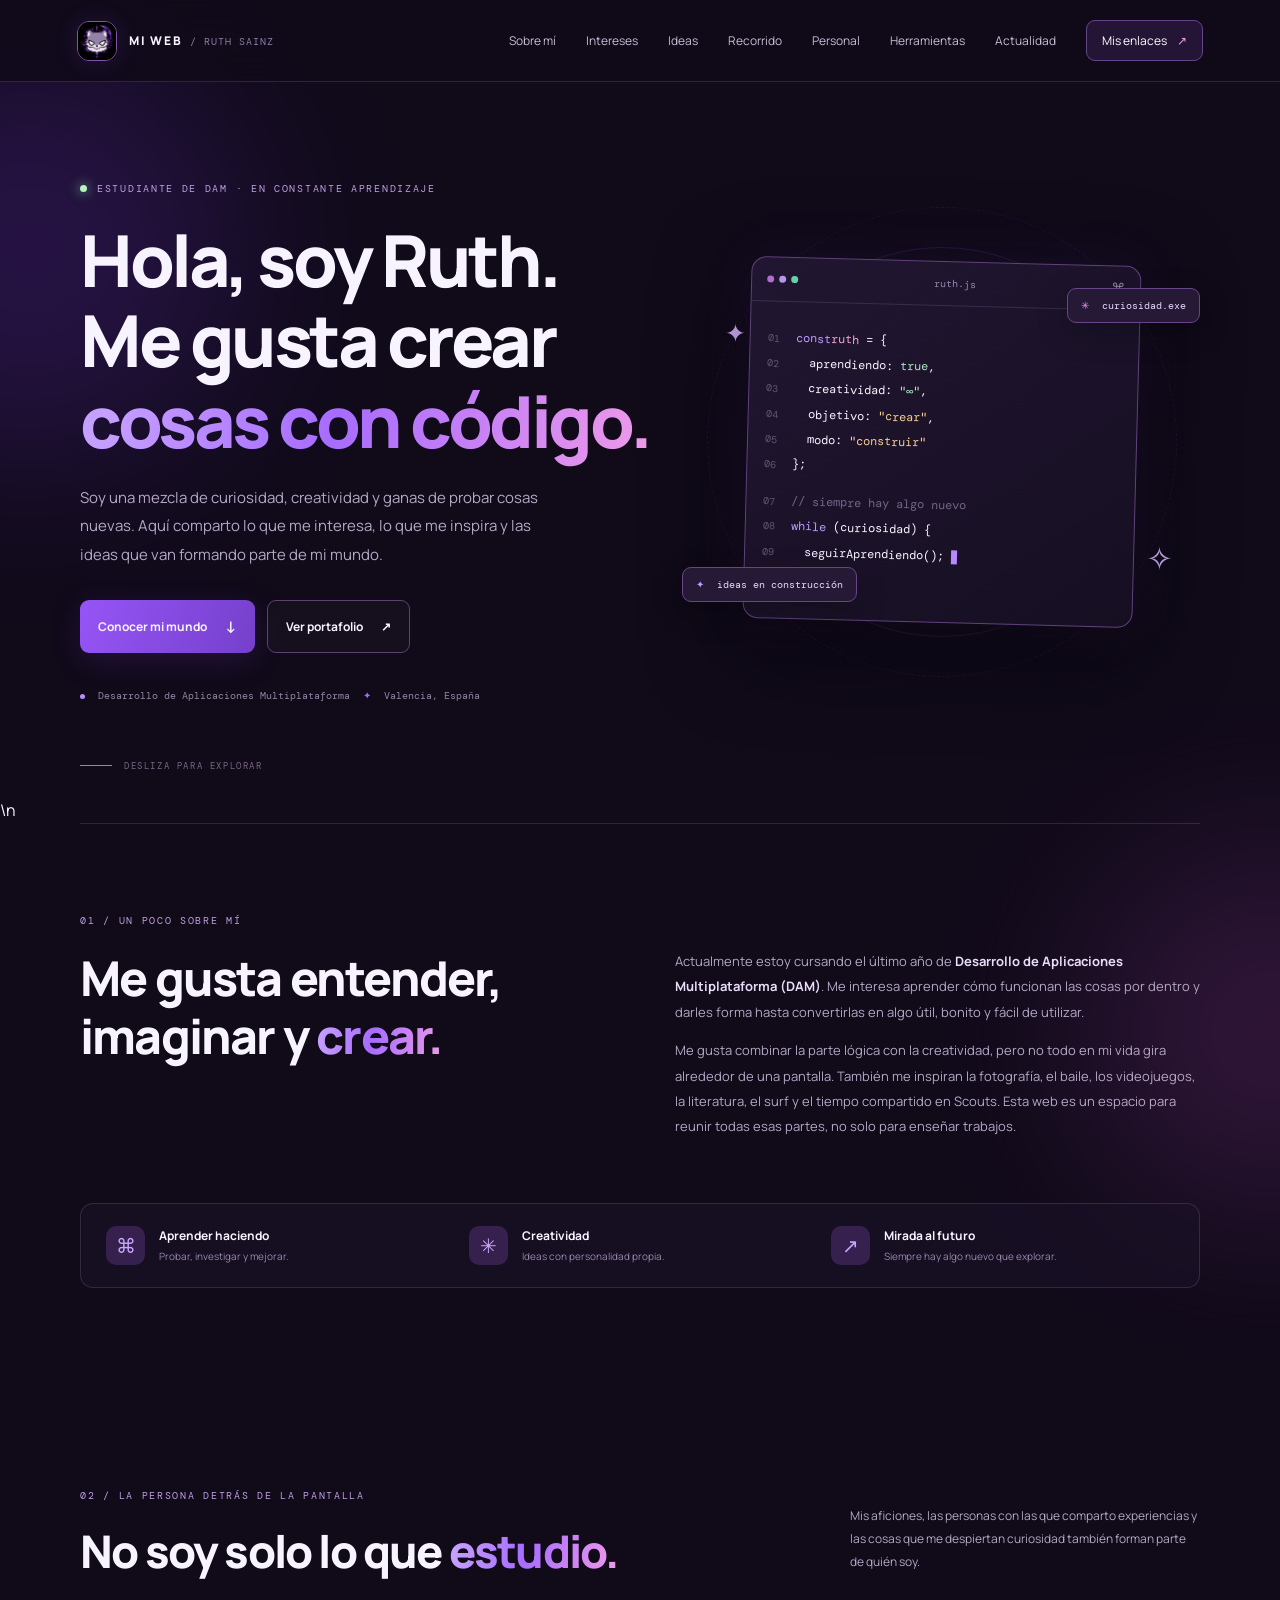
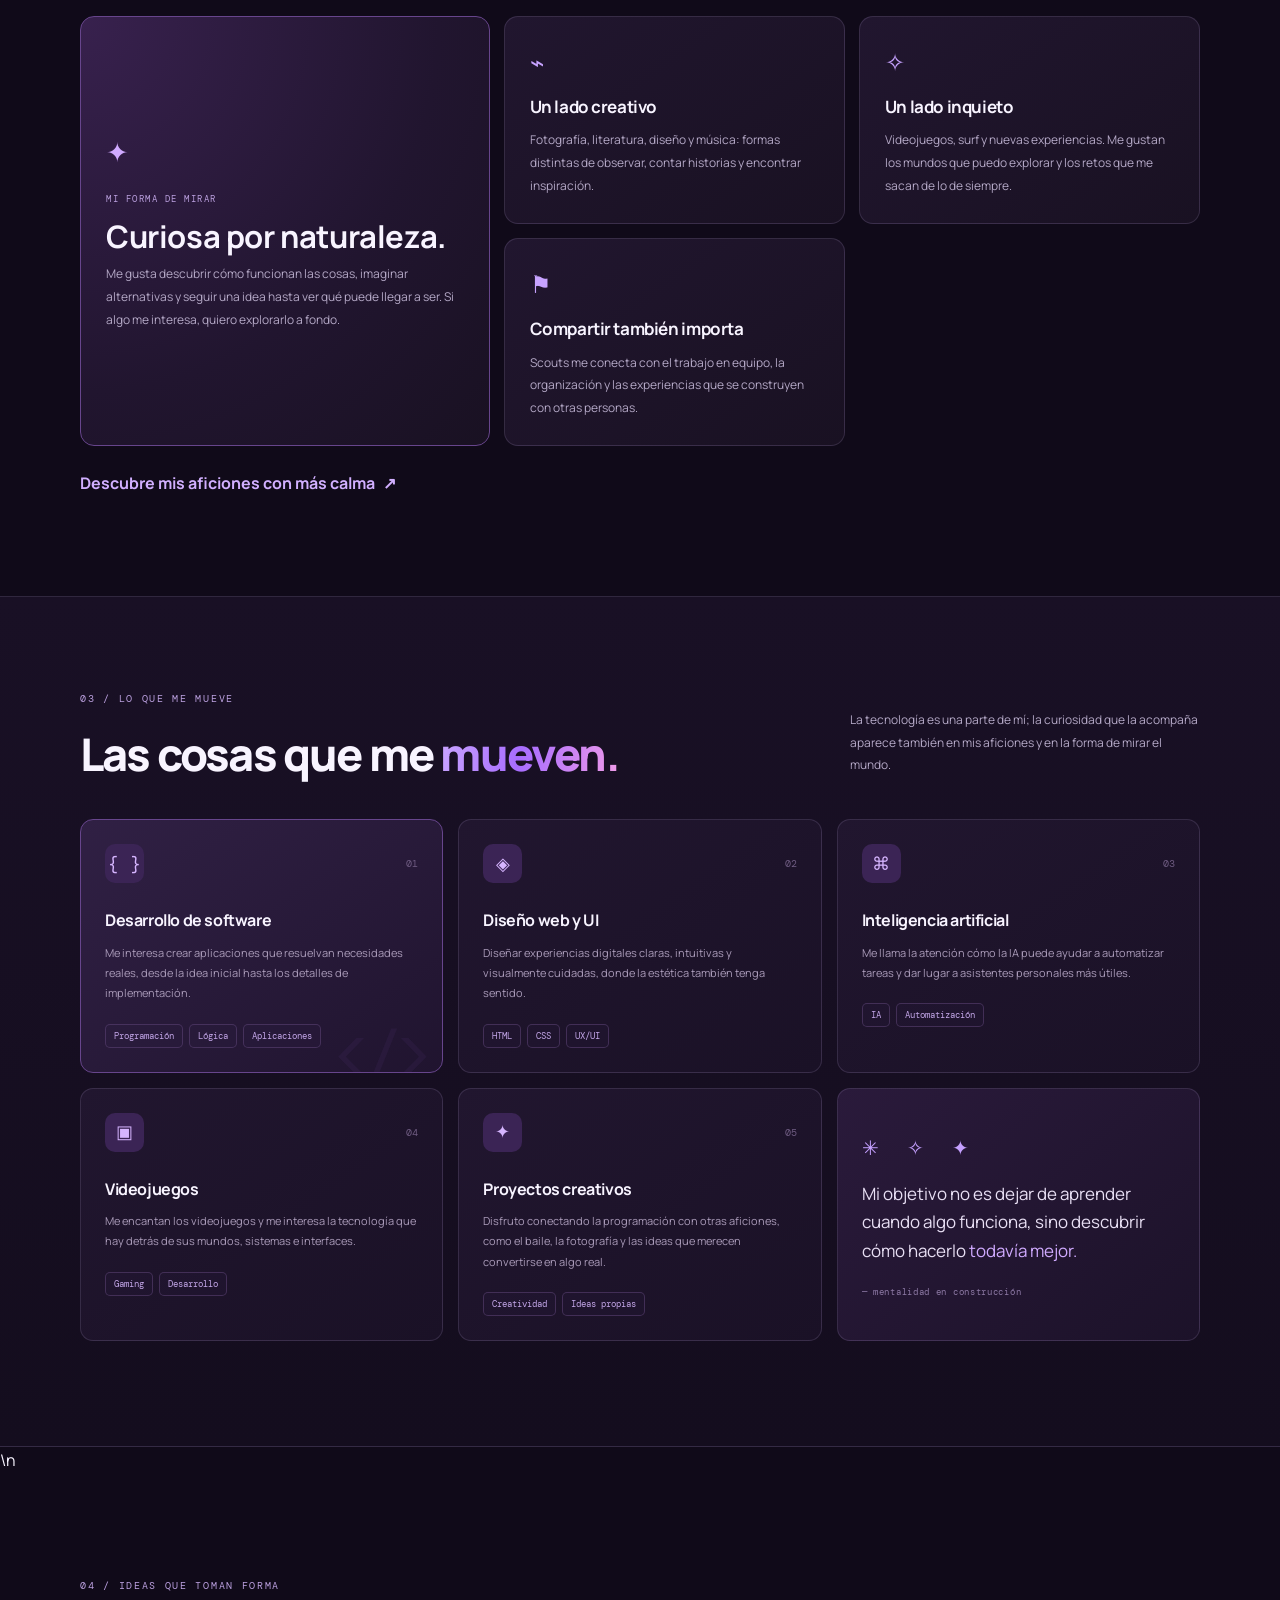
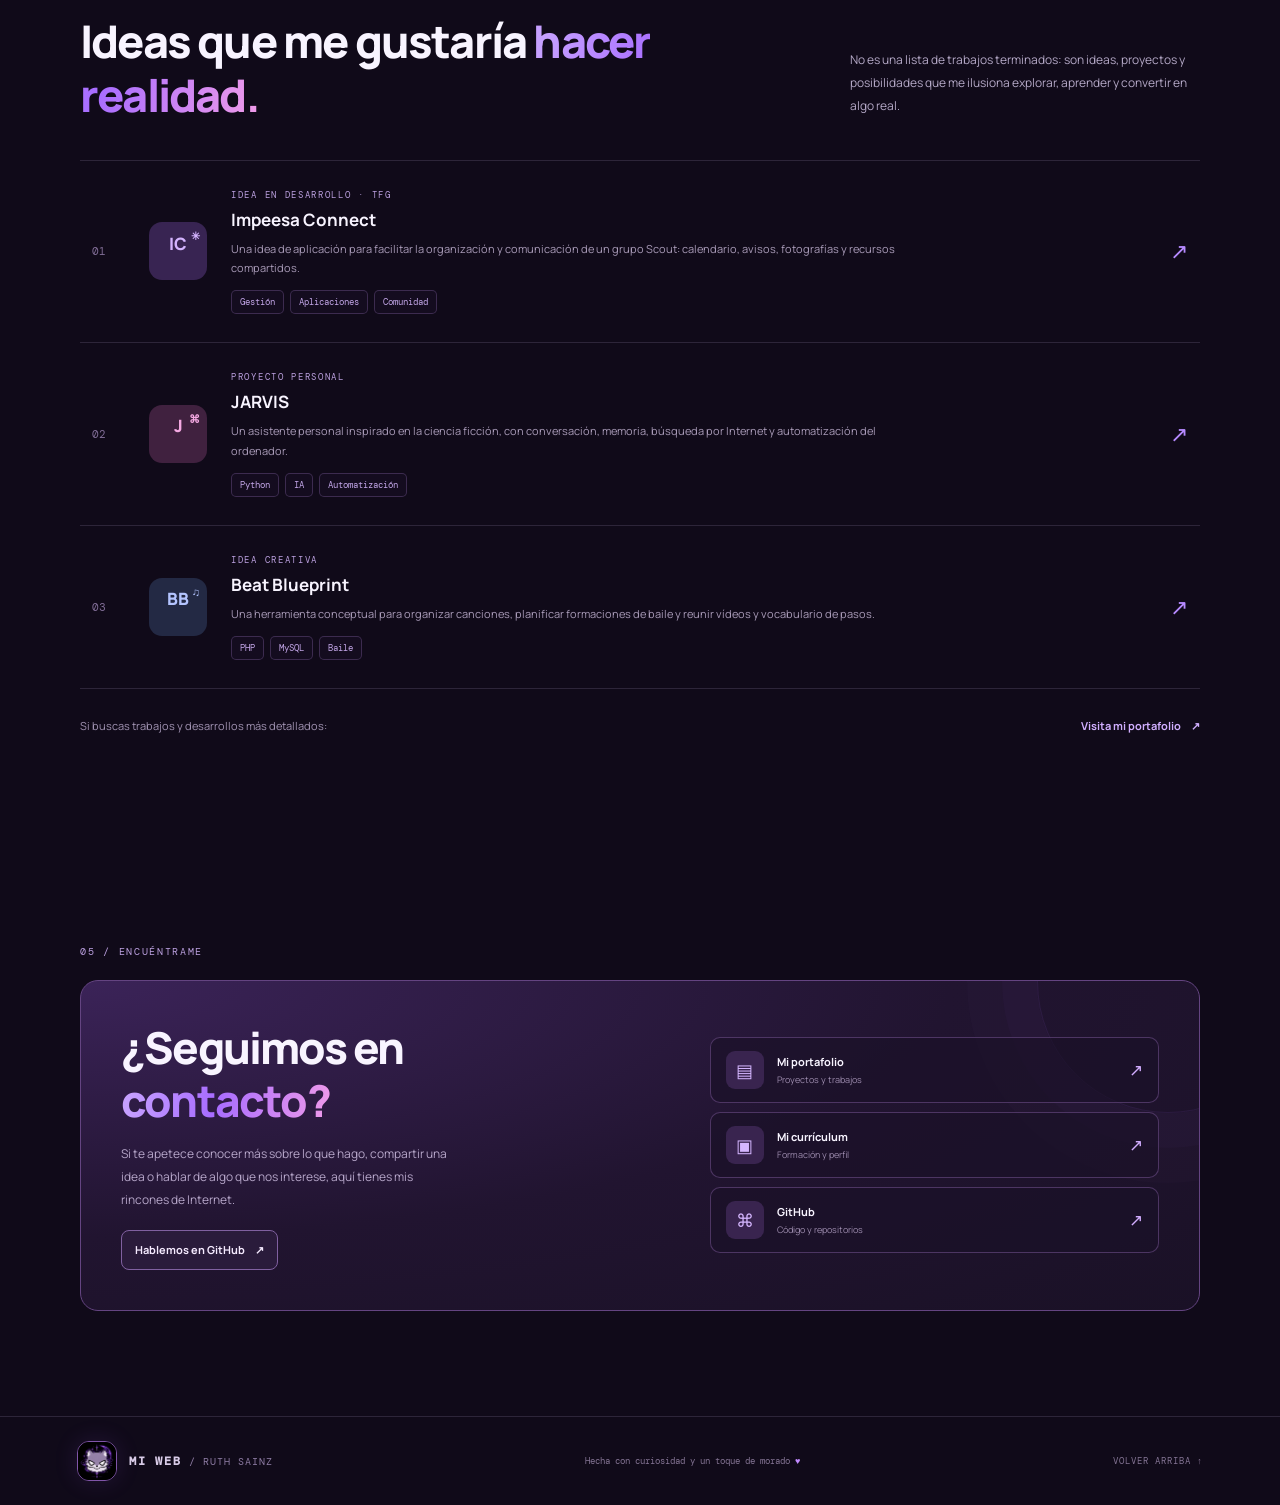
<file: index.html>
<!DOCTYPE html>
<html lang="es">
    <head>
        <meta charset="utf-8"/>
        <meta content="width=device-width, initial-scale=1.0" name="viewport"/>
        <meta content="#160d25" name="theme-color"/>
        <meta content="Soy Ruth, estudiante de Desarrollo de Aplicaciones Multiplataforma. Aquí comparto mis intereses en programación, tecnología y creatividad, además de mi recorrido y proyectos." name="description"/>
        <meta content="website" property="og:type"/>
        <meta content="Mi web | Ruth Sainz" property="og:title"/>
        <meta content="Programación, tecnología y creatividad. Conoce mis intereses, mi formación y lo que estoy aprendiendo." property="og:description"/>
        <meta content="https://rutsaisan.github.io/Mi-PaginaWeb/" property="og:url"/>
        <meta content="https://rutsaisan.github.io/Mi-PaginaWeb/img/og-preview.png" property="og:image"/>
        <meta content="1200" property="og:image:width"/>
        <meta content="630" property="og:image:height"/>
        <meta content="Mi web personal de Ruth Sainz, en tonos morados" property="og:image:alt"/>
        <meta content="summary_large_image" name="twitter:card"/>
        <meta content="Mi web | Ruth Sainz" name="twitter:title"/>
        <meta content="Programación, tecnología y creatividad." name="twitter:description"/>
        <meta content="https://rutsaisan.github.io/Mi-PaginaWeb/img/og-preview.png" name="twitter:image"/>
        <title>
            Mi web | Ruth Sainz
        </title>
        <link href="img/favicon.png" rel="icon" type="image/png"/>
        <link href="https://fonts.googleapis.com" rel="preconnect"/>
        <link crossorigin="" href="https://fonts.gstatic.com" rel="preconnect"/>
        <link href="https://fonts.googleapis.com/css2?family=DM+Mono:wght@400;500&amp;family=Manrope:wght@400;500;600;700;800&amp;display=swap" rel="stylesheet"/>
        <link href="styles.css" rel="stylesheet"/>
    </head>
    <body>
        <div class="ambient ambient-one">
        </div>
        <div class="ambient ambient-two">
        </div>
        <header class="topbar">
            <a class="brand" href="index.html#inicio" aria-label="Ir al inicio"><img class="brand-logo" src="img/logo.png" alt="" width="40" height="40"><span>MI WEB<span class="brand-sub"> / RUTH SAINZ</span></span></a><button aria-controls="menu-principal" aria-expanded="false" aria-label="Abrir menú" class="menu-toggle" type="button">☰</button>
            <nav aria-label="Navegación principal" class="nav" id="menu-principal">
                <a href="index.html#sobre-mi">Sobre mí</a><a href="index.html#intereses">Intereses</a><a href="index.html#proyectos">Ideas</a><a href="recorrido.html">Recorrido</a><a href="personal.html">Personal</a><a href="herramientas.html">Herramientas</a><a href="actualidad.html">Actualidad</a><a class="nav-cta" href="index.html#enlaces">Mis enlaces <span>↗</span></a>
            </nav>
        </header>
        <main>
            <section class="hero section-wrap" id="inicio">
                <div class="hero-copy">
                    <div class="eyebrow">
                        <span class="status-dot"></span> ESTUDIANTE DE DAM · EN CONSTANTE APRENDIZAJE
                    </div>
                    <h1>
                        Hola, soy Ruth.<br/>Me gusta crear<br/><span class="gradient-text">cosas con código.</span>
                    </h1>
                    <p class="hero-lead">
                        Soy una mezcla de curiosidad, creatividad y ganas de probar cosas nuevas. Aquí comparto lo que me interesa, lo que me inspira y las ideas que van formando parte de mi mundo.
                    </p>
                    <div class="hero-actions">
                        <a class="button button-primary" href="#mi-mundo">Conocer mi mundo <span>↓</span></a><a class="button button-ghost" href="https://rutsaisan.github.io/Portafolio/" rel="noopener" target="_blank">Ver portafolio <span>↗</span></a>
                    </div>
                    <div class="hero-meta">
                        <span><i></i> Desarrollo de Aplicaciones Multiplataforma</span><span class="meta-separator">✦</span><span>Valencia, España</span>
                    </div>
                </div>
                <div aria-label="Ilustración decorativa de código" class="hero-art">
                    <div class="orbit orbit-a">
                    </div>
                    <div class="orbit orbit-b">
                    </div>
                    <div class="floating-chip chip-top">
                        <span class="chip-icon">✳</span> curiosidad.exe
                    </div>
                    <div class="code-window">
                        <div class="window-bar">
                            <div class="window-dots">
                                <b></b><b></b><b></b>
                            </div>
                            <span>ruth.js</span><span class="window-lock">⌘</span>
                        </div>
                        <div class="code-content">
                            <div>
                                <span class="line-no">01</span><span class="code-purple">const</span><span class="code-pink">ruth</span> = {
                            </div>
                            <div>
                                <span class="line-no">02</span>  aprendiendo: <span class="code-green">true</span>,
                            </div>
                            <div>
                                <span class="line-no">03</span>  creatividad: <span class="code-green">"∞"</span>,
                            </div>
                            <div>
                                <span class="line-no">04</span>  objetivo: <span class="code-yellow">"crear"</span>,
                            </div>
                            <div>
                                <span class="line-no">05</span>  modo: <span class="code-yellow">"construir"</span>
                            </div>
                            <div>
                                <span class="line-no">06</span>};
                            </div>
                            <div class="code-spacer">
                            </div>
                            <div>
                                <span class="line-no">07</span><span class="code-muted">// siempre hay algo nuevo</span>
                            </div>
                            <div>
                                <span class="line-no">08</span><span class="code-purple">while</span> (curiosidad) {
                            </div>
                            <div>
                                <span class="line-no">09</span>  seguirAprendiendo(); <span class="cursor"></span>
                            </div>
                            <div>
                                <span class="line-no">10</span>}
                            </div>
                        </div>
                    </div>
                    <div class="floating-chip chip-bottom">
                        <span class="pulse-icon">✦</span> ideas en construcción
                    </div>
                    <div class="hero-spark spark-one">
                        ✦
                    </div>
                    <div class="hero-spark spark-two">
                        ✧
                    </div>
                </div>
                <a class="scroll-hint" href="#sobre-mi"><span class="scroll-line"></span> DESLIZA PARA EXPLORAR</a>
            </section>
            \n
            <section class="intro-section section-wrap reveal" id="sobre-mi">
                <div class="section-kicker">
                    01 / UN POCO SOBRE MÍ
                </div>
                <div class="intro-grid">
                    <h2>
                        Me gusta entender,<br/>imaginar y <span class="gradient-text">crear.</span>
                    </h2>
                    <div class="intro-copy">
                        <p>
                            Actualmente estoy cursando el último año de <strong>Desarrollo de Aplicaciones Multiplataforma (DAM)</strong>. Me interesa aprender cómo funcionan las cosas por dentro y darles forma hasta convertirlas en algo útil, bonito y fácil de utilizar.
                        </p>
                        <p>
                            Me gusta combinar la parte lógica con la creatividad, pero no todo en mi vida gira alrededor de una pantalla. También me inspiran la fotografía, el baile, los videojuegos, la literatura, el surf y el tiempo compartido en Scouts. Esta web es un espacio para reunir todas esas partes, no solo para enseñar trabajos.
                        </p>
                    </div>
                </div>
                <div class="value-strip">
                    <div>
                        <span class="value-symbol">⌘</span><span><b>Aprender haciendo</b><small>Probar, investigar y mejorar.</small></span>
                    </div>
                    <div>
                        <span class="value-symbol">✳</span><span><b>Creatividad</b><small>Ideas con personalidad propia.</small></span>
                    </div>
                    <div>
                        <span class="value-symbol">↗</span><span><b>Mirada al futuro</b><small>Siempre hay algo nuevo que explorar.</small></span>
                    </div>
                </div>
            </section>
            <section class="about-me-section section-wrap reveal" id="mi-mundo">
                <div class="section-heading">
                    <div>
                        <div class="section-kicker">02 / LA PERSONA DETRÁS DE LA PANTALLA</div>
                        <h2>No soy solo lo que <span class="gradient-text">estudio.</span></h2>
                    </div>
                    <p>Mis aficiones, las personas con las que comparto experiencias y las cosas que me despiertan curiosidad también forman parte de quién soy.</p>
                </div>
                <div class="identity-grid">
                    <article class="identity-card identity-card-main">
                        <span class="identity-mark">✦</span>
                        <span class="identity-label">MI FORMA DE MIRAR</span>
                        <h3>Curiosa por naturaleza.</h3>
                        <p>Me gusta descubrir cómo funcionan las cosas, imaginar alternativas y seguir una idea hasta ver qué puede llegar a ser. Si algo me interesa, quiero explorarlo a fondo.</p>
                    </article>
                    <article class="identity-card">
                        <span class="identity-emoji" aria-hidden="true">⌁</span>
                        <h3>Un lado creativo</h3>
                        <p>Fotografía, literatura, diseño y música: formas distintas de observar, contar historias y encontrar inspiración.</p>
                    </article>
                    <article class="identity-card">
                        <span class="identity-emoji" aria-hidden="true">✧</span>
                        <h3>Un lado inquieto</h3>
                        <p>Videojuegos, surf y nuevas experiencias. Me gustan los mundos que puedo explorar y los retos que me sacan de lo de siempre.</p>
                    </article>
                    <article class="identity-card">
                        <span class="identity-emoji" aria-hidden="true">⚑</span>
                        <h3>Compartir también importa</h3>
                        <p>Scouts me conecta con el trabajo en equipo, la organización y las experiencias que se construyen con otras personas.</p>
                    </article>
                </div>
                <a class="text-link identity-more" href="personal.html">Descubre mis aficiones con más calma <span>↗</span></a>
            </section>
            <section class="interests-section reveal" id="intereses">
                <div class="section-wrap">
                    <div class="section-heading">
                        <div>
                            <div class="section-kicker">
                                03 / LO QUE ME MUEVE
                            </div>
                            <h2>
                                Las cosas que me <span class="gradient-text">mueven.</span>
                            </h2>
                        </div>
                        <p>
                            La tecnología es una parte de mí; la curiosidad que la acompaña aparece también en mis aficiones y en la forma de mirar el mundo.
                        </p>
                    </div>
                    <div class="interest-grid">
                        <article class="interest-card interest-featured">
                            <div class="card-top">
                                <span class="interest-icon">{ }</span><span class="card-index">01</span>
                            </div>
                            <h3>
                                Desarrollo de software
                            </h3>
                            <p>
                                Me interesa crear aplicaciones que resuelvan necesidades reales, desde la idea inicial hasta los detalles de implementación.
                            </p>
                            <div class="tag-row">
                                <span>Programación</span><span>Lógica</span><span>Aplicaciones</span>
                            </div>
                            <div class="card-decoration">
                                &lt;/&gt;
                            </div>
                        </article>
                        <article class="interest-card">
                            <div class="card-top">
                                <span class="interest-icon">◈</span><span class="card-index">02</span>
                            </div>
                            <h3>
                                Diseño web y UI
                            </h3>
                            <p>
                                Diseñar experiencias digitales claras, intuitivas y visualmente cuidadas, donde la estética también tenga sentido.
                            </p>
                            <div class="tag-row">
                                <span>HTML</span><span>CSS</span><span>UX/UI</span>
                            </div>
                        </article>
                        <article class="interest-card">
                            <div class="card-top">
                                <span class="interest-icon">⌘</span><span class="card-index">03</span>
                            </div>
                            <h3>
                                Inteligencia artificial
                            </h3>
                            <p>
                                Me llama la atención cómo la IA puede ayudar a automatizar tareas y dar lugar a asistentes personales más útiles.
                            </p>
                            <div class="tag-row">
                                <span>IA</span><span>Automatización</span>
                            </div>
                        </article>
                        <article class="interest-card">
                            <div class="card-top">
                                <span class="interest-icon">▣</span><span class="card-index">04</span>
                            </div>
                            <h3>
                                Videojuegos
                            </h3>
                            <p>
                                Me encantan los videojuegos y me interesa la tecnología que hay detrás de sus mundos, sistemas e interfaces.
                            </p>
                            <div class="tag-row">
                                <span>Gaming</span><span>Desarrollo</span>
                            </div>
                        </article>
                        <article class="interest-card">
                            <div class="card-top">
                                <span class="interest-icon">✦</span><span class="card-index">05</span>
                            </div>
                            <h3>
                                Proyectos creativos
                            </h3>
                            <p>
                                Disfruto conectando la programación con otras aficiones, como el baile, la fotografía y las ideas que merecen convertirse en algo real.
                            </p>
                            <div class="tag-row">
                                <span>Creatividad</span><span>Ideas propias</span>
                            </div>
                        </article>
                        <article class="interest-card interest-note">
                            <div class="note-stars">
                                ✳ ✧ ✦
                            </div>
                            <p>
                                Mi objetivo no es dejar de aprender cuando algo funciona, sino descubrir cómo hacerlo <em>todavía mejor.</em>
                            </p>
                            <span class="note-signature">— mentalidad en construcción</span>
                        </article>
                    </div>
                </div>
            </section>
            \n
            <section class="projects-section section-wrap reveal" id="proyectos">
                <div class="section-heading">
                    <div>
                        <div class="section-kicker">
                            04 / IDEAS QUE TOMAN FORMA
                        </div>
                        <h2>
                            Ideas que me gustaría <span class="gradient-text">hacer realidad.</span>
                        </h2>
                    </div>
                    <p>
                        No es una lista de trabajos terminados: son ideas, proyectos y posibilidades que me ilusiona explorar, aprender y convertir en algo real.
                    </p>
                </div>
                <div class="project-list">
                    <article class="project-row">
                        <div class="project-number">
                            01
                        </div>
                        <div class="project-symbol symbol-purple">
                            IC<span>✳</span>
                        </div>
                        <div class="project-info">
                            <div class="project-label">
                                IDEA EN DESARROLLO · TFG
                            </div>
                            <h3>
                                Impeesa Connect
                            </h3>
                            <p>
                                Una idea de aplicación para facilitar la organización y comunicación de un grupo Scout: calendario, avisos, fotografías y recursos compartidos.
                            </p>
                            <div class="tag-row">
                                <span>Gestión</span><span>Aplicaciones</span><span>Comunidad</span>
                            </div>
                        </div>
                        <div class="project-arrow">
                            ↗
                        </div>
                    </article>
                    <article class="project-row">
                        <div class="project-number">
                            02
                        </div>
                        <div class="project-symbol symbol-pink">
                            J<span>⌘</span>
                        </div>
                        <div class="project-info">
                            <div class="project-label">
                                PROYECTO PERSONAL
                            </div>
                            <h3>
                                JARVIS
                            </h3>
                            <p>
                                Un asistente personal inspirado en la ciencia ficción, con conversación, memoria, búsqueda por Internet y automatización del ordenador.
                            </p>
                            <div class="tag-row">
                                <span>Python</span><span>IA</span><span>Automatización</span>
                            </div>
                        </div>
                        <div class="project-arrow">
                            ↗
                        </div>
                    </article>
                    <article class="project-row">
                        <div class="project-number">
                            03
                        </div>
                        <div class="project-symbol symbol-blue">
                            BB<span>♫</span>
                        </div>
                        <div class="project-info">
                            <div class="project-label">
                                IDEA CREATIVA
                            </div>
                            <h3>
                                Beat Blueprint
                            </h3>
                            <p>
                                Una herramienta conceptual para organizar canciones, planificar formaciones de baile y reunir vídeos y vocabulario de pasos.
                            </p>
                            <div class="tag-row">
                                <span>PHP</span><span>MySQL</span><span>Baile</span>
                            </div>
                        </div>
                        <div class="project-arrow">
                            ↗
                        </div>
                    </article>
                </div>
                <div class="projects-footer">
                    <span>Si buscas trabajos y desarrollos más detallados:</span><a class="text-link" href="https://rutsaisan.github.io/Portafolio/" rel="noopener" target="_blank">Visita mi portafolio <span>↗</span></a>
                </div>
            </section>
            <section class="links-section section-wrap reveal" id="enlaces">
                <div class="section-kicker">
                    05 / ENCUÉNTRAME
                </div>
                <div class="links-panel">
                    <div>
                        <h2>
                            ¿Seguimos en<br/><span class="gradient-text">contacto?</span>
                        </h2>
                        <p>
                            Si te apetece conocer más sobre lo que hago, compartir una idea o hablar de algo que nos interese, aquí tienes mis rincones de Internet.
                        </p>
                        <a class="contact-cta" href="https://github.com/rutsaisan" rel="noopener" target="_blank">Hablemos en GitHub <span>↗</span></a>
                    </div>
                    <div class="link-buttons">
                        <a class="link-card" href="https://rutsaisan.github.io/Portafolio/" rel="noopener" target="_blank"><span class="link-card-icon">▤</span><span><b>Mi portafolio</b><small>Proyectos y trabajos</small></span><span class="link-out">↗</span></a><a class="link-card" href="https://rutsaisan.github.io/Curriculum/" rel="noopener" target="_blank"><span class="link-card-icon">▣</span><span><b>Mi currículum</b><small>Formación y perfil</small></span><span class="link-out">↗</span></a><a class="link-card" href="https://github.com/rutsaisan" rel="noopener" target="_blank"><span class="link-card-icon">⌘</span><span><b>GitHub</b><small>Código y repositorios</small></span><span class="link-out">↗</span></a>
                    </div>
                </div>
            </section>
        </main>
        <footer class="footer">
            <a class="brand" href="index.html#inicio" aria-label="Ir al inicio"><img class="brand-logo" src="img/logo.png" alt="" width="40" height="40"><span>MI WEB<span class="brand-sub"> / RUTH SAINZ</span></span></a><span>Hecha con curiosidad y un toque de morado <span aria-hidden="true" class="footer-heart">♥</span></span><a class="back-top" href="index.html#inicio">VOLVER ARRIBA ↑</a>
        </footer>
        <script src="script.js"></script>
    </body>
</html>
</file>
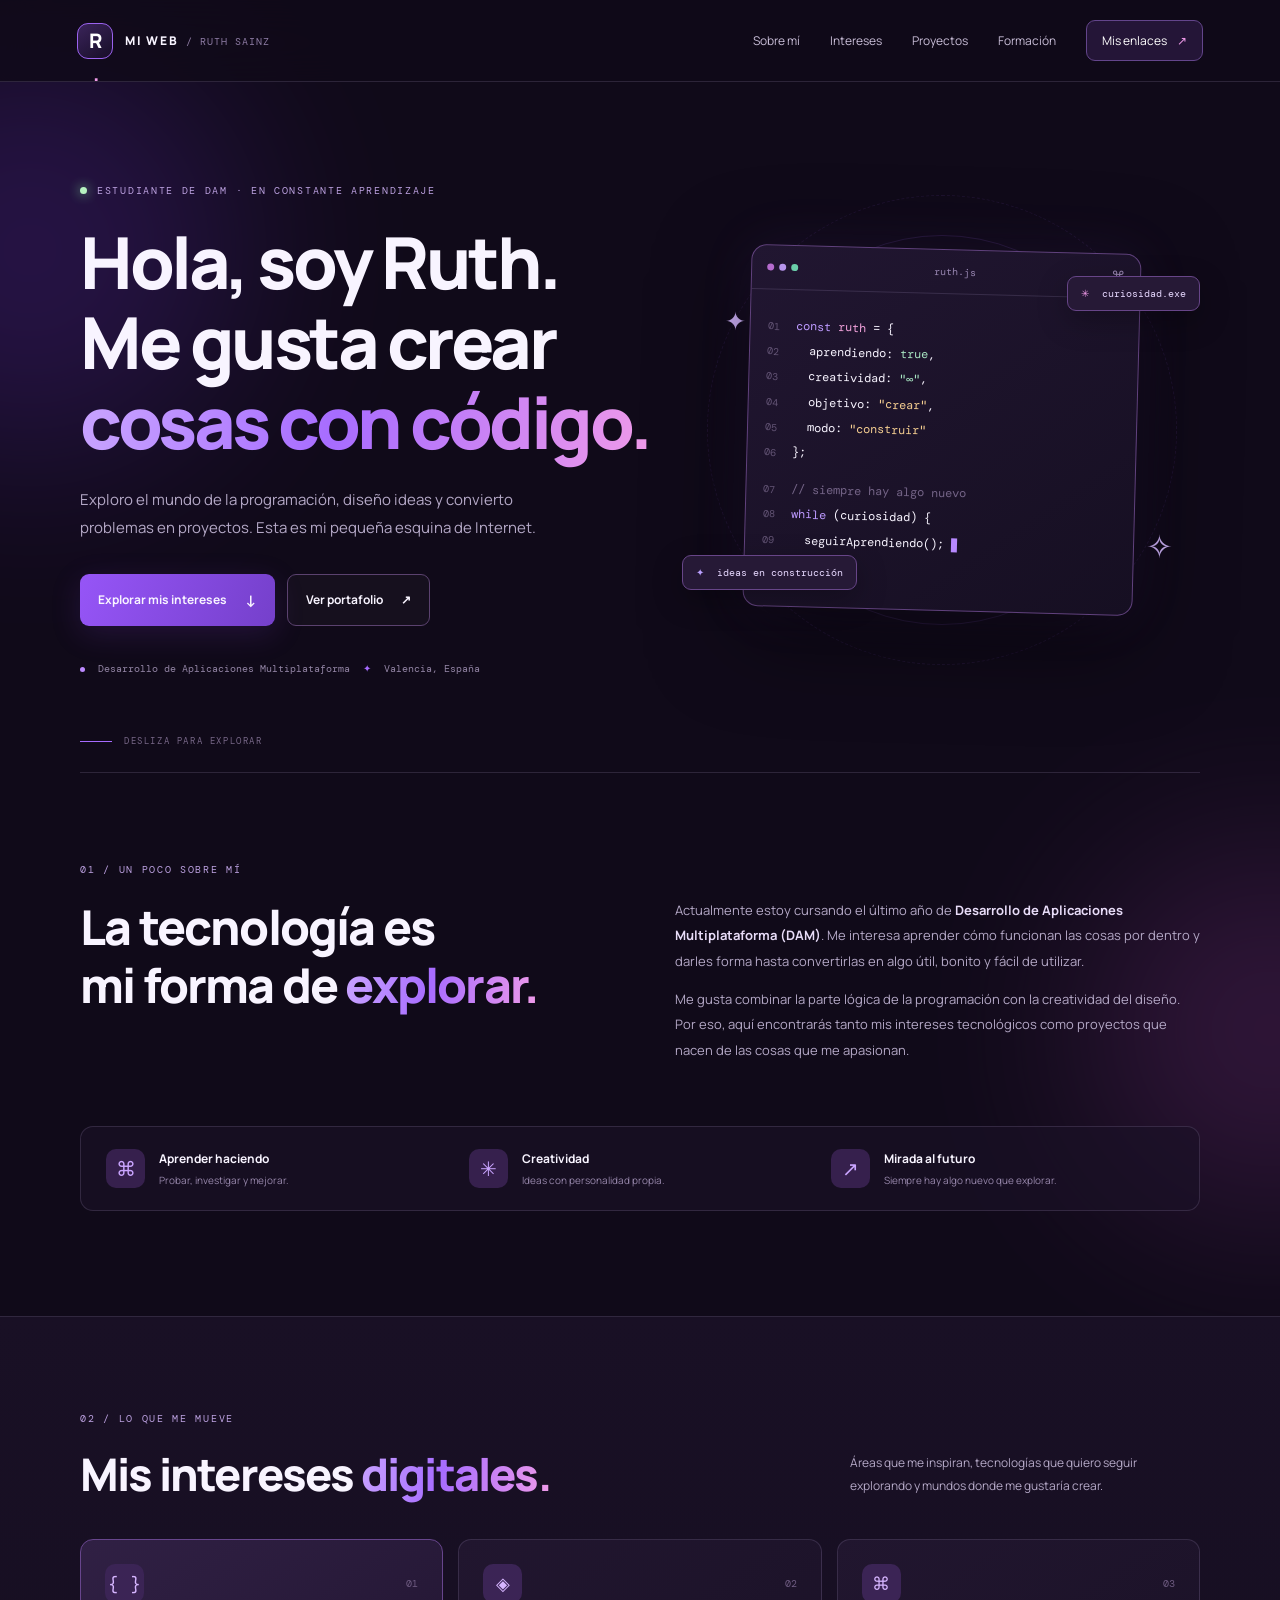
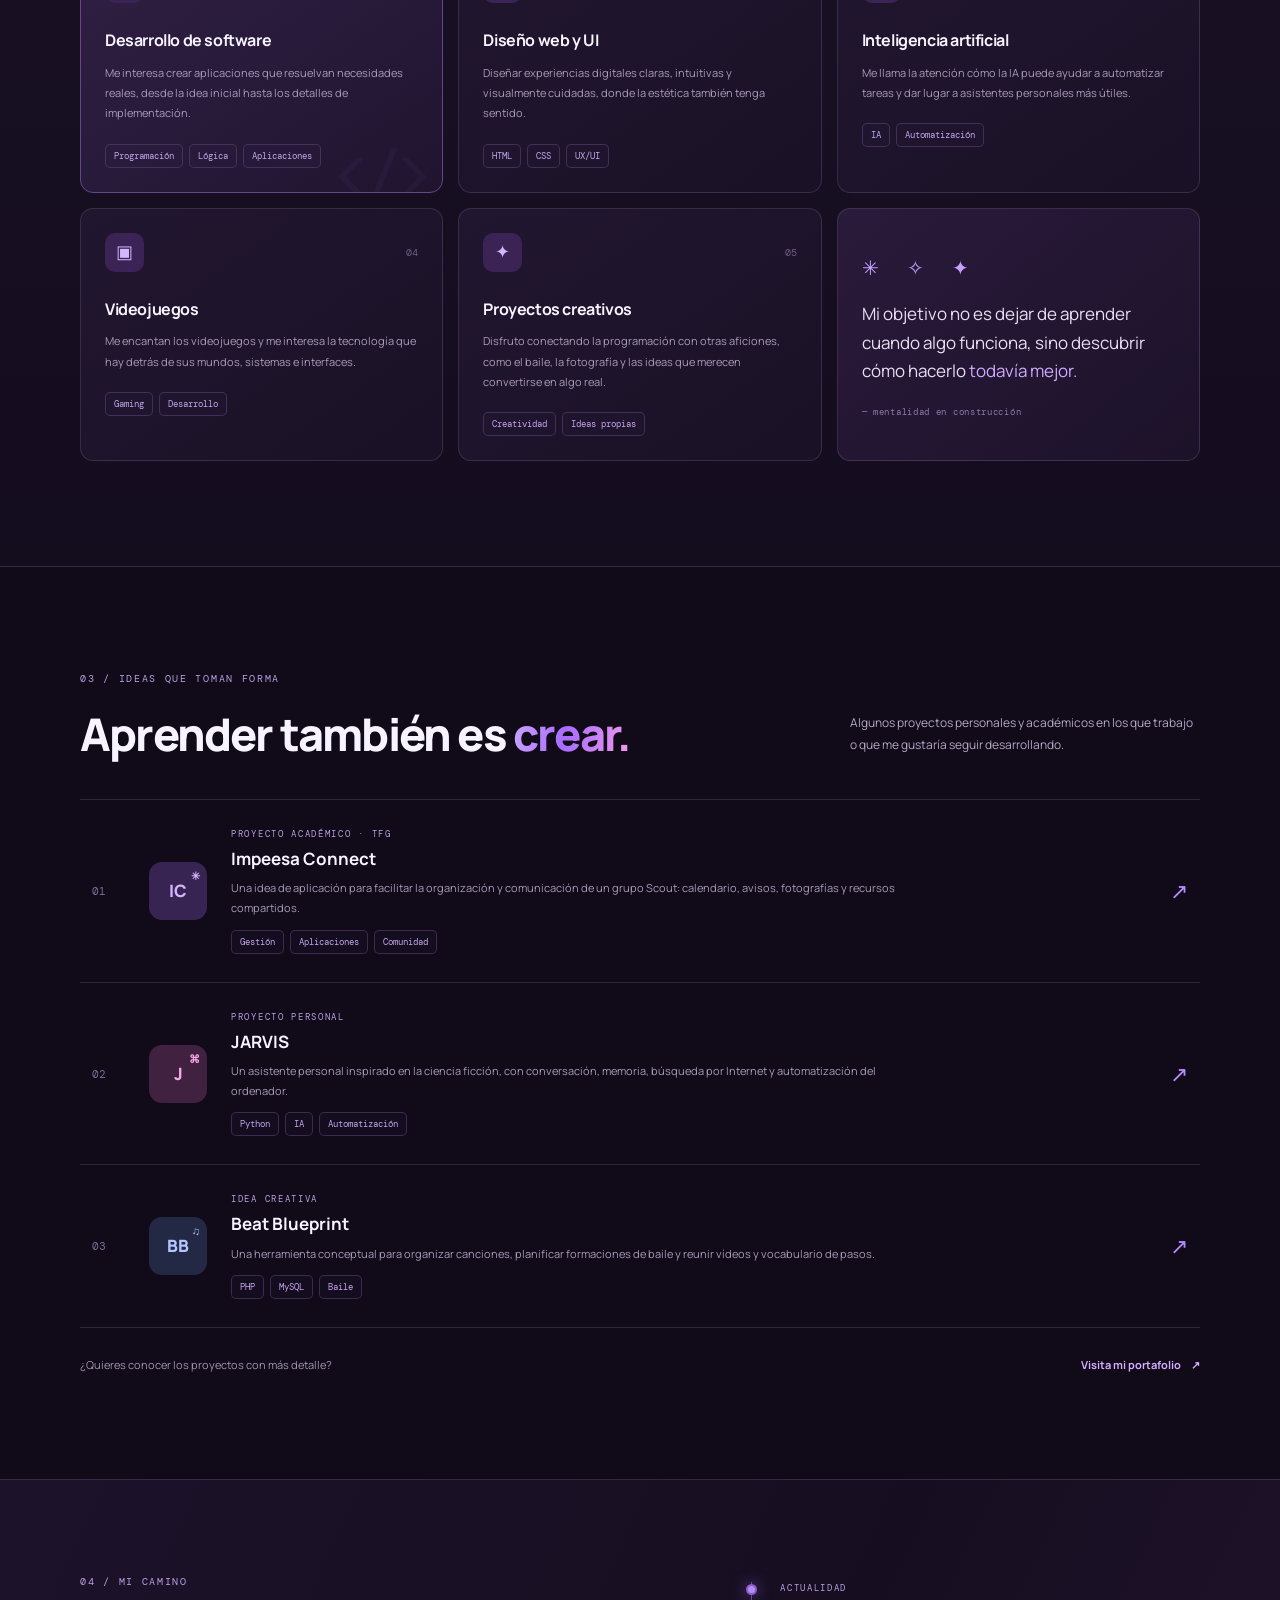
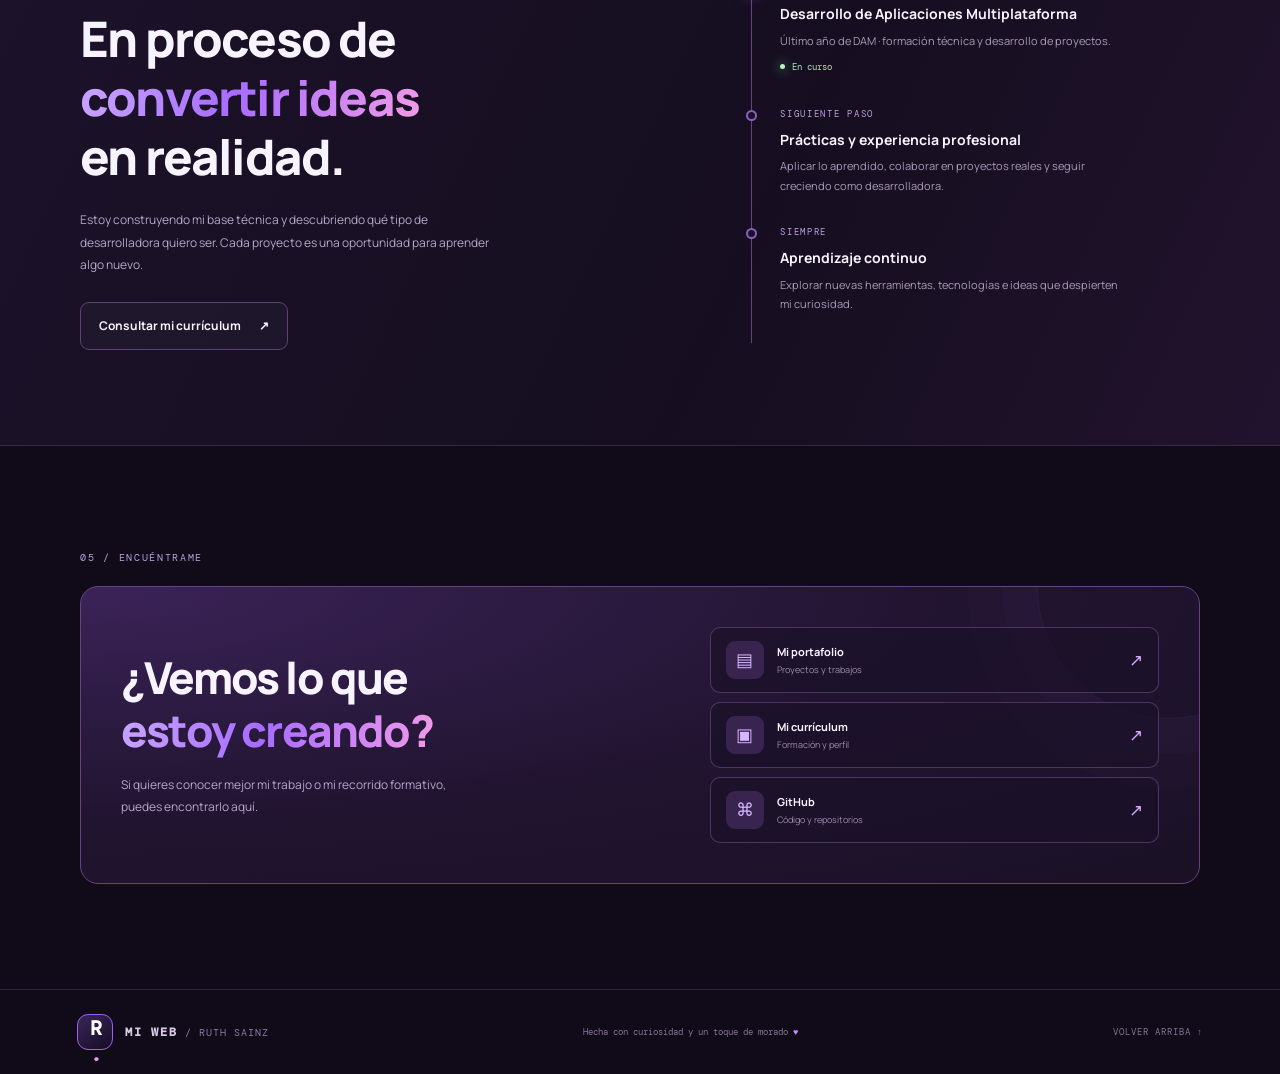
<file: Mi_web/index.html>
<!DOCTYPE html>
<html lang="es">
<head>
  <meta charset="UTF-8">
  <meta name="viewport" content="width=device-width, initial-scale=1.0">
  <meta name="theme-color" content="#160d25">
  <meta name="description" content="Web personal de Ruth: formación en DAM, programación, proyectos e intereses tecnológicos.">
  <title>Mi web | Ruth Sainz</title>
  <link rel="preconnect" href="https://fonts.googleapis.com">
  <link rel="preconnect" href="https://fonts.gstatic.com" crossorigin>
  <link href="https://fonts.googleapis.com/css2?family=DM+Mono:wght@400;500&family=Manrope:wght@400;500;600;700;800&display=swap" rel="stylesheet">
  <link rel="stylesheet" href="styles.css">
</head>
<body>
  <div class="ambient ambient-one"></div><div class="ambient ambient-two"></div>
  <header class="topbar">
    <a class="brand" href="#inicio" aria-label="Ir al inicio"><span class="brand-mark">R<span>.</span></span><span>MI WEB<span class="brand-sub"> / RUTH SAINZ</span></span></a>
    <button class="menu-toggle" aria-label="Abrir menú" aria-expanded="false">☰</button>
    <nav class="nav" aria-label="Navegación principal">
      <a href="#sobre-mi">Sobre mí</a><a href="#intereses">Intereses</a><a href="#proyectos">Proyectos</a><a href="#formacion">Formación</a>
      <a class="nav-cta" href="#enlaces">Mis enlaces <span>↗</span></a>
    </nav>
  </header>

  <main>
    <section class="hero section-wrap" id="inicio">
      <div class="hero-copy">
        <div class="eyebrow"><span class="status-dot"></span> ESTUDIANTE DE DAM · EN CONSTANTE APRENDIZAJE</div>
        <h1>Hola, soy Ruth.<br>Me gusta crear<br><span class="gradient-text">cosas con código.</span></h1>
        <p class="hero-lead">Exploro el mundo de la programación, diseño ideas y convierto problemas en proyectos. Esta es mi pequeña esquina de Internet.</p>
        <div class="hero-actions">
          <a class="button button-primary" href="#proyectos">Explorar mis intereses <span>↓</span></a>
          <a class="button button-ghost" href="https://rutsaisan.github.io/Portafolio/" target="_blank" rel="noopener">Ver portafolio <span>↗</span></a>
        </div>
        <div class="hero-meta"><span><i></i> Desarrollo de Aplicaciones Multiplataforma</span><span class="meta-separator">✦</span><span>Valencia, España</span></div>
      </div>
      <div class="hero-art" aria-label="Ilustración decorativa de código">
        <div class="orbit orbit-a"></div><div class="orbit orbit-b"></div>
        <div class="floating-chip chip-top"><span class="chip-icon">✳</span> curiosidad.exe</div>
        <div class="code-window">
          <div class="window-bar"><div class="window-dots"><b></b><b></b><b></b></div><span>ruth.js</span><span class="window-lock">⌘</span></div>
          <div class="code-content">
            <div><span class="line-no">01</span><span class="code-purple">const</span> <span class="code-pink">ruth</span> = {</div>
            <div><span class="line-no">02</span>&nbsp;&nbsp;aprendiendo: <span class="code-green">true</span>,</div>
            <div><span class="line-no">03</span>&nbsp;&nbsp;creatividad: <span class="code-green">"∞"</span>,</div>
            <div><span class="line-no">04</span>&nbsp;&nbsp;objetivo: <span class="code-yellow">"crear"</span>,</div>
            <div><span class="line-no">05</span>&nbsp;&nbsp;modo: <span class="code-yellow">"construir"</span></div>
            <div><span class="line-no">06</span>};</div>
            <div class="code-spacer"></div>
            <div><span class="line-no">07</span><span class="code-muted">// siempre hay algo nuevo</span></div>
            <div><span class="line-no">08</span><span class="code-purple">while</span> (curiosidad) {</div>
            <div><span class="line-no">09</span>&nbsp;&nbsp;seguirAprendiendo(); <span class="cursor"></span></div>
            <div><span class="line-no">10</span>}</div>
          </div>
        </div>
        <div class="floating-chip chip-bottom"><span class="pulse-icon">✦</span> ideas en construcción</div>
        <div class="hero-spark spark-one">✦</div><div class="hero-spark spark-two">✧</div>
      </div>
      <a class="scroll-hint" href="#sobre-mi"><span class="scroll-line"></span> DESLIZA PARA EXPLORAR</a>
    </section>

    <section class="intro-section section-wrap" id="sobre-mi">
      <div class="section-kicker">01 / UN POCO SOBRE MÍ</div>
      <div class="intro-grid">
        <h2>La tecnología es<br>mi forma de <span class="gradient-text">explorar.</span></h2>
        <div class="intro-copy"><p>Actualmente estoy cursando el último año de <strong>Desarrollo de Aplicaciones Multiplataforma (DAM)</strong>. Me interesa aprender cómo funcionan las cosas por dentro y darles forma hasta convertirlas en algo útil, bonito y fácil de utilizar.</p><p>Me gusta combinar la parte lógica de la programación con la creatividad del diseño. Por eso, aquí encontrarás tanto mis intereses tecnológicos como proyectos que nacen de las cosas que me apasionan.</p></div>
      </div>
      <div class="value-strip"><div><span class="value-symbol">⌘</span><span><b>Aprender haciendo</b><small>Probar, investigar y mejorar.</small></span></div><div><span class="value-symbol">✳</span><span><b>Creatividad</b><small>Ideas con personalidad propia.</small></span></div><div><span class="value-symbol">↗</span><span><b>Mirada al futuro</b><small>Siempre hay algo nuevo que explorar.</small></span></div></div>
    </section>

    <section class="interests-section" id="intereses">
      <div class="section-wrap">
        <div class="section-heading"><div><div class="section-kicker">02 / LO QUE ME MUEVE</div><h2>Mis intereses<span class="gradient-text"> digitales.</span></h2></div><p>Áreas que me inspiran, tecnologías que quiero seguir explorando y mundos donde me gustaría crear.</p></div>
        <div class="interest-grid">
          <article class="interest-card interest-featured"><div class="card-top"><span class="interest-icon">{ }</span><span class="card-index">01</span></div><h3>Desarrollo de software</h3><p>Me interesa crear aplicaciones que resuelvan necesidades reales, desde la idea inicial hasta los detalles de implementación.</p><div class="tag-row"><span>Programación</span><span>Lógica</span><span>Aplicaciones</span></div><div class="card-decoration">&lt;/&gt;</div></article>
          <article class="interest-card"><div class="card-top"><span class="interest-icon">◈</span><span class="card-index">02</span></div><h3>Diseño web y UI</h3><p>Diseñar experiencias digitales claras, intuitivas y visualmente cuidadas, donde la estética también tenga sentido.</p><div class="tag-row"><span>HTML</span><span>CSS</span><span>UX/UI</span></div></article>
          <article class="interest-card"><div class="card-top"><span class="interest-icon">⌘</span><span class="card-index">03</span></div><h3>Inteligencia artificial</h3><p>Me llama la atención cómo la IA puede ayudar a automatizar tareas y dar lugar a asistentes personales más útiles.</p><div class="tag-row"><span>IA</span><span>Automatización</span></div></article>
          <article class="interest-card"><div class="card-top"><span class="interest-icon">▣</span><span class="card-index">04</span></div><h3>Videojuegos</h3><p>Me encantan los videojuegos y me interesa la tecnología que hay detrás de sus mundos, sistemas e interfaces.</p><div class="tag-row"><span>Gaming</span><span>Desarrollo</span></div></article>
          <article class="interest-card"><div class="card-top"><span class="interest-icon">✦</span><span class="card-index">05</span></div><h3>Proyectos creativos</h3><p>Disfruto conectando la programación con otras aficiones, como el baile, la fotografía y las ideas que merecen convertirse en algo real.</p><div class="tag-row"><span>Creatividad</span><span>Ideas propias</span></div></article>
          <article class="interest-card interest-note"><div class="note-stars">✳ ✧ ✦</div><p>Mi objetivo no es dejar de aprender cuando algo funciona, sino descubrir cómo hacerlo <em>todavía mejor.</em></p><span class="note-signature">— mentalidad en construcción</span></article>
        </div>
      </div>
    </section>

    <section class="projects-section section-wrap" id="proyectos">
      <div class="section-heading"><div><div class="section-kicker">03 / IDEAS QUE TOMAN FORMA</div><h2>Aprender también es <span class="gradient-text">crear.</span></h2></div><p>Algunos proyectos personales y académicos en los que trabajo o que me gustaría seguir desarrollando.</p></div>
      <div class="project-list">
        <article class="project-row"><div class="project-number">01</div><div class="project-symbol symbol-purple">IC<span>✳</span></div><div class="project-info"><div class="project-label">PROYECTO ACADÉMICO · TFG</div><h3>Impeesa Connect</h3><p>Una idea de aplicación para facilitar la organización y comunicación de un grupo Scout: calendario, avisos, fotografías y recursos compartidos.</p><div class="tag-row"><span>Gestión</span><span>Aplicaciones</span><span>Comunidad</span></div></div><div class="project-arrow">↗</div></article>
        <article class="project-row"><div class="project-number">02</div><div class="project-symbol symbol-pink">J<span>⌘</span></div><div class="project-info"><div class="project-label">PROYECTO PERSONAL</div><h3>JARVIS</h3><p>Un asistente personal inspirado en la ciencia ficción, con conversación, memoria, búsqueda por Internet y automatización del ordenador.</p><div class="tag-row"><span>Python</span><span>IA</span><span>Automatización</span></div></div><div class="project-arrow">↗</div></article>
        <article class="project-row"><div class="project-number">03</div><div class="project-symbol symbol-blue">BB<span>♫</span></div><div class="project-info"><div class="project-label">IDEA CREATIVA</div><h3>Beat Blueprint</h3><p>Una herramienta conceptual para organizar canciones, planificar formaciones de baile y reunir vídeos y vocabulario de pasos.</p><div class="tag-row"><span>PHP</span><span>MySQL</span><span>Baile</span></div></div><div class="project-arrow">↗</div></article>
      </div>
      <div class="projects-footer"><span>¿Quieres conocer los proyectos con más detalle?</span><a class="text-link" href="https://rutsaisan.github.io/Portafolio/" target="_blank" rel="noopener">Visita mi portafolio <span>↗</span></a></div>
    </section>

    <section class="learning-section" id="formacion"><div class="section-wrap learning-grid">
      <div><div class="section-kicker">04 / MI CAMINO</div><h2>En proceso de<br><span class="gradient-text">convertir ideas</span><br>en realidad.</h2><p class="learning-lead">Estoy construyendo mi base técnica y descubriendo qué tipo de desarrolladora quiero ser. Cada proyecto es una oportunidad para aprender algo nuevo.</p><a class="button button-ghost" href="https://rutsaisan.github.io/Curriculum/" target="_blank" rel="noopener">Consultar mi currículum <span>↗</span></a></div>
      <div class="timeline"><div class="timeline-item active"><span class="timeline-point"></span><div class="timeline-date">ACTUALIDAD</div><h3>Desarrollo de Aplicaciones Multiplataforma</h3><p>Último año de DAM · formación técnica y desarrollo de proyectos.</p><span class="timeline-status"><i></i> En curso</span></div><div class="timeline-item"><span class="timeline-point"></span><div class="timeline-date">SIGUIENTE PASO</div><h3>Prácticas y experiencia profesional</h3><p>Aplicar lo aprendido, colaborar en proyectos reales y seguir creciendo como desarrolladora.</p></div><div class="timeline-item"><span class="timeline-point"></span><div class="timeline-date">SIEMPRE</div><h3>Aprendizaje continuo</h3><p>Explorar nuevas herramientas, tecnologías e ideas que despierten mi curiosidad.</p></div></div>
    </div></section>

    <section class="links-section section-wrap" id="enlaces"><div class="section-kicker">05 / ENCUÉNTRAME</div><div class="links-panel"><div><h2>¿Vemos lo que<br><span class="gradient-text">estoy creando?</span></h2><p>Si quieres conocer mejor mi trabajo o mi recorrido formativo, puedes encontrarlo aquí.</p></div><div class="link-buttons"><a href="https://rutsaisan.github.io/Portafolio/" target="_blank" rel="noopener" class="link-card"><span class="link-card-icon">▤</span><span><b>Mi portafolio</b><small>Proyectos y trabajos</small></span><span class="link-out">↗</span></a><a href="https://rutsaisan.github.io/Curriculum/" target="_blank" rel="noopener" class="link-card"><span class="link-card-icon">▣</span><span><b>Mi currículum</b><small>Formación y perfil</small></span><span class="link-out">↗</span></a><a href="https://github.com/rutsaisan" target="_blank" rel="noopener" class="link-card"><span class="link-card-icon">⌘</span><span><b>GitHub</b><small>Código y repositorios</small></span><span class="link-out">↗</span></a></div></div></section>
  </main>
  <footer class="footer"><a class="brand" href="#inicio"><span class="brand-mark">R<span>.</span></span><span>MI WEB<span class="brand-sub"> / RUTH SAINZ</span></span></a><span>Hecha con curiosidad y un toque de morado <span class="footer-heart">♥</span></span><a href="#inicio" class="back-top">VOLVER ARRIBA ↑</a></footer>
  <script src="script.js"></script>
</body>
</html>
</file>
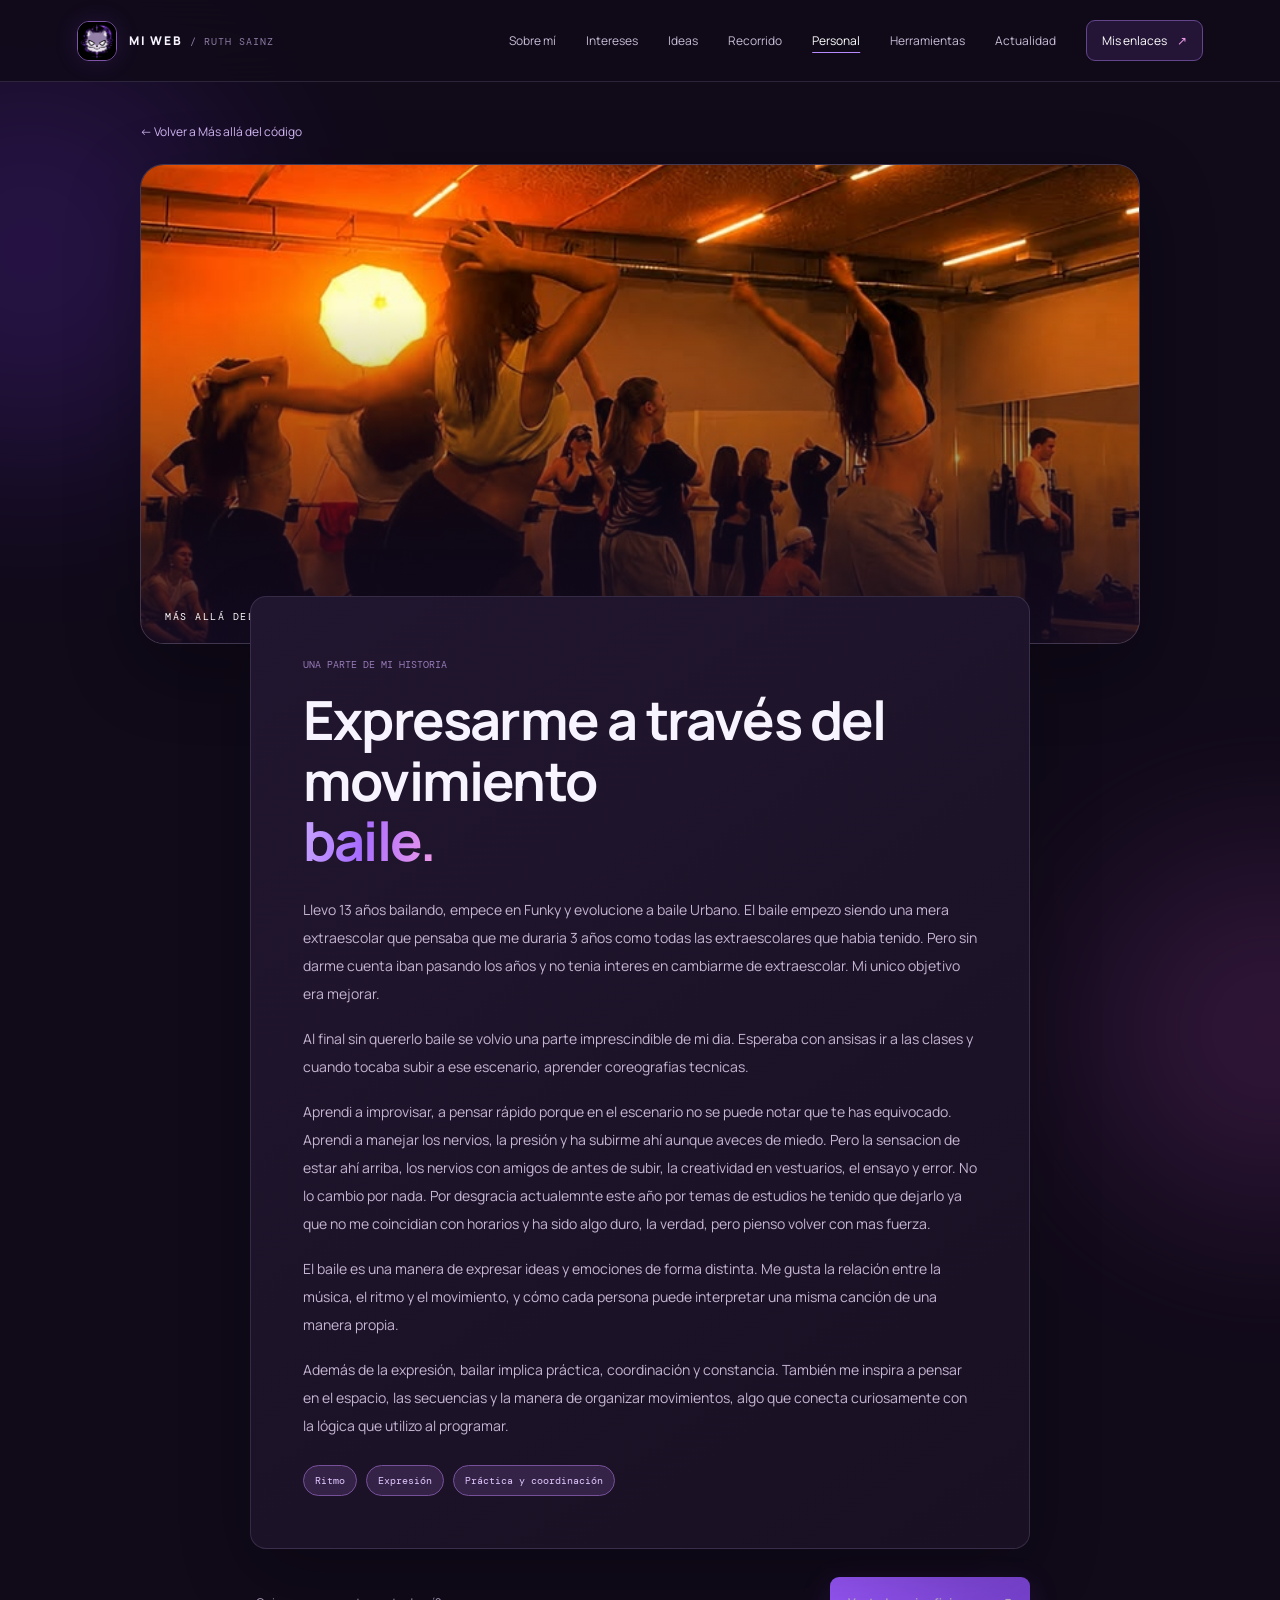
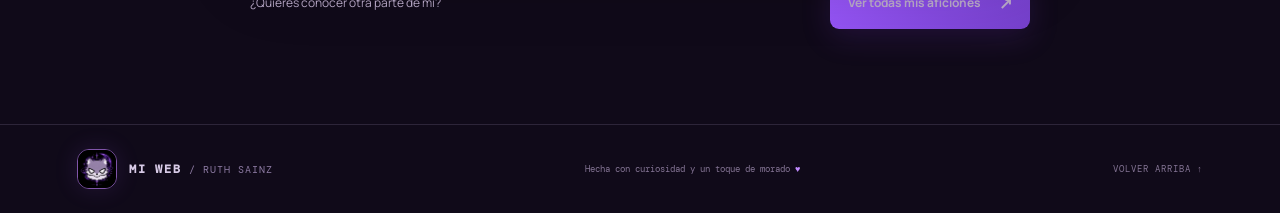
<file: personal-baile.html>
<!DOCTYPE html>
<html lang="es">
<head>
<meta charset="UTF-8"><meta name="viewport" content="width=device-width, initial-scale=1.0"><meta name="theme-color" content="#160d25"><meta name="description" content="Una mirada personal de Ruth Sainz a baile y a lo que aporta a su creatividad."><meta property="og:type" content="article"><meta property="og:title" content="Baile | Más allá del código — Ruth Sainz"><meta property="og:description" content="Expresarme a través del movimiento."><meta property="og:image" content="https://images.unsplash.com/photo-1508700115892-45ecd05ae2ad?auto=format&fit=crop&w=1000&q=85"><title>Baile | Más allá del código — Ruth Sainz</title>
<link rel="icon" href="img/favicon.png" type="image/png"><link rel="preconnect" href="https://fonts.googleapis.com"><link rel="preconnect" href="https://fonts.gstatic.com" crossorigin><link href="https://fonts.googleapis.com/css2?family=DM+Mono:wght@400;500&family=Manrope:wght@400;500;600;700;800&display=swap" rel="stylesheet"><link rel="stylesheet" href="styles.css">
</head>
<body><div class="ambient ambient-one"></div><div class="ambient ambient-two"></div><header class="topbar">
<a class="brand" href="index.html#inicio" aria-label="Ir al inicio"><img class="brand-logo" src="img/logo.png" alt="" width="40" height="40"><span>MI WEB<span class="brand-sub"> / RUTH SAINZ</span></span></a>
<button class="menu-toggle" type="button" aria-label="Abrir menú" aria-controls="menu-principal" aria-expanded="false">☰</button>
<nav class="nav" id="menu-principal" aria-label="Navegación principal"><a href="index.html#sobre-mi">Sobre mí</a><a href="index.html#intereses">Intereses</a><a href="index.html#proyectos">Ideas</a><a href="recorrido.html">Recorrido</a><a href="personal.html" aria-current="page" class="current-page">Personal</a><a href="herramientas.html">Herramientas</a><a href="actualidad.html">Actualidad</a><a class="nav-cta" href="index.html#enlaces">Mis enlaces <span>↗</span></a></nav>
</header>
<main>
<section class="detail-hero section-wrap"><a class="back-link" href="personal.html">← Volver a Más allá del código</a><div class="detail-photo"><img src="img/baile.jpg" alt="Baile y movimiento" fetchpriority="high"><span class="detail-photo-caption">MÁS ALLÁ DEL CÓDIGO · BAILE</span></div>
<article class="detail-story page-card"><span class="page-number">UNA PARTE DE MI HISTORIA</span><h1>Expresarme a través del movimiento<br><span class="gradient-text">baile.</span></h1><p>Llevo 13 años bailando, empece en Funky y evolucione a baile Urbano. El baile empezo siendo una mera extraescolar que pensaba que me duraria 3 años como todas las extraescolares que habia tenido. Pero sin darme cuenta iban pasando los años y no tenia interes en cambiarme de extraescolar. Mi unico objetivo era mejorar.</p><p> Al final sin quererlo baile se volvio una parte imprescindible de mi dia. Esperaba con ansisas ir a las clases y cuando tocaba subir a ese escenario, aprender coreografias tecnicas.</p><p> Aprendi a improvisar, a pensar rápido porque en el escenario no se puede notar que te has equivocado. Aprendi a manejar los nervios, la presión y ha subirme ahí aunque aveces de miedo. Pero la sensacion de estar ahí arriba, los nervios con amigos de antes de subir, la creatividad en vestuarios, el ensayo y error. No lo cambio por nada. Por desgracia actualemnte este año por temas de estudios he tenido que dejarlo ya que no me coincidian con horarios y ha sido algo duro, la verdad, pero pienso volver con mas fuerza. </p><p>El baile es una manera de expresar ideas y emociones de forma distinta. Me gusta la relación entre la música, el ritmo y el movimiento, y cómo cada persona puede interpretar una misma canción de una manera propia.</p><p>Además de la expresión, bailar implica práctica, coordinación y constancia. También me inspira a pensar en el espacio, las secuencias y la manera de organizar movimientos, algo que conecta curiosamente con la lógica que utilizo al programar.</p><div class="detail-tags"><span>Ritmo</span><span>Expresión</span><span>Práctica y coordinación</span></div></article>
<div class="detail-next"><span>¿Quieres conocer otra parte de mí?</span><a class="button button-primary" href="personal.html">Ver todas mis aficiones <span>↗</span></a></div>
</section>
</main><footer class="footer"><a class="brand" href="index.html#inicio" aria-label="Ir al inicio"><img class="brand-logo" src="img/logo.png" alt="" width="40" height="40"><span>MI WEB<span class="brand-sub"> / RUTH SAINZ</span></span></a><span>Hecha con curiosidad y un toque de morado <span class="footer-heart" aria-hidden="true">♥</span></span><a href="#inicio" class="back-top">VOLVER ARRIBA ↑</a></footer><script src="script.js"></script></body></html>
</file>
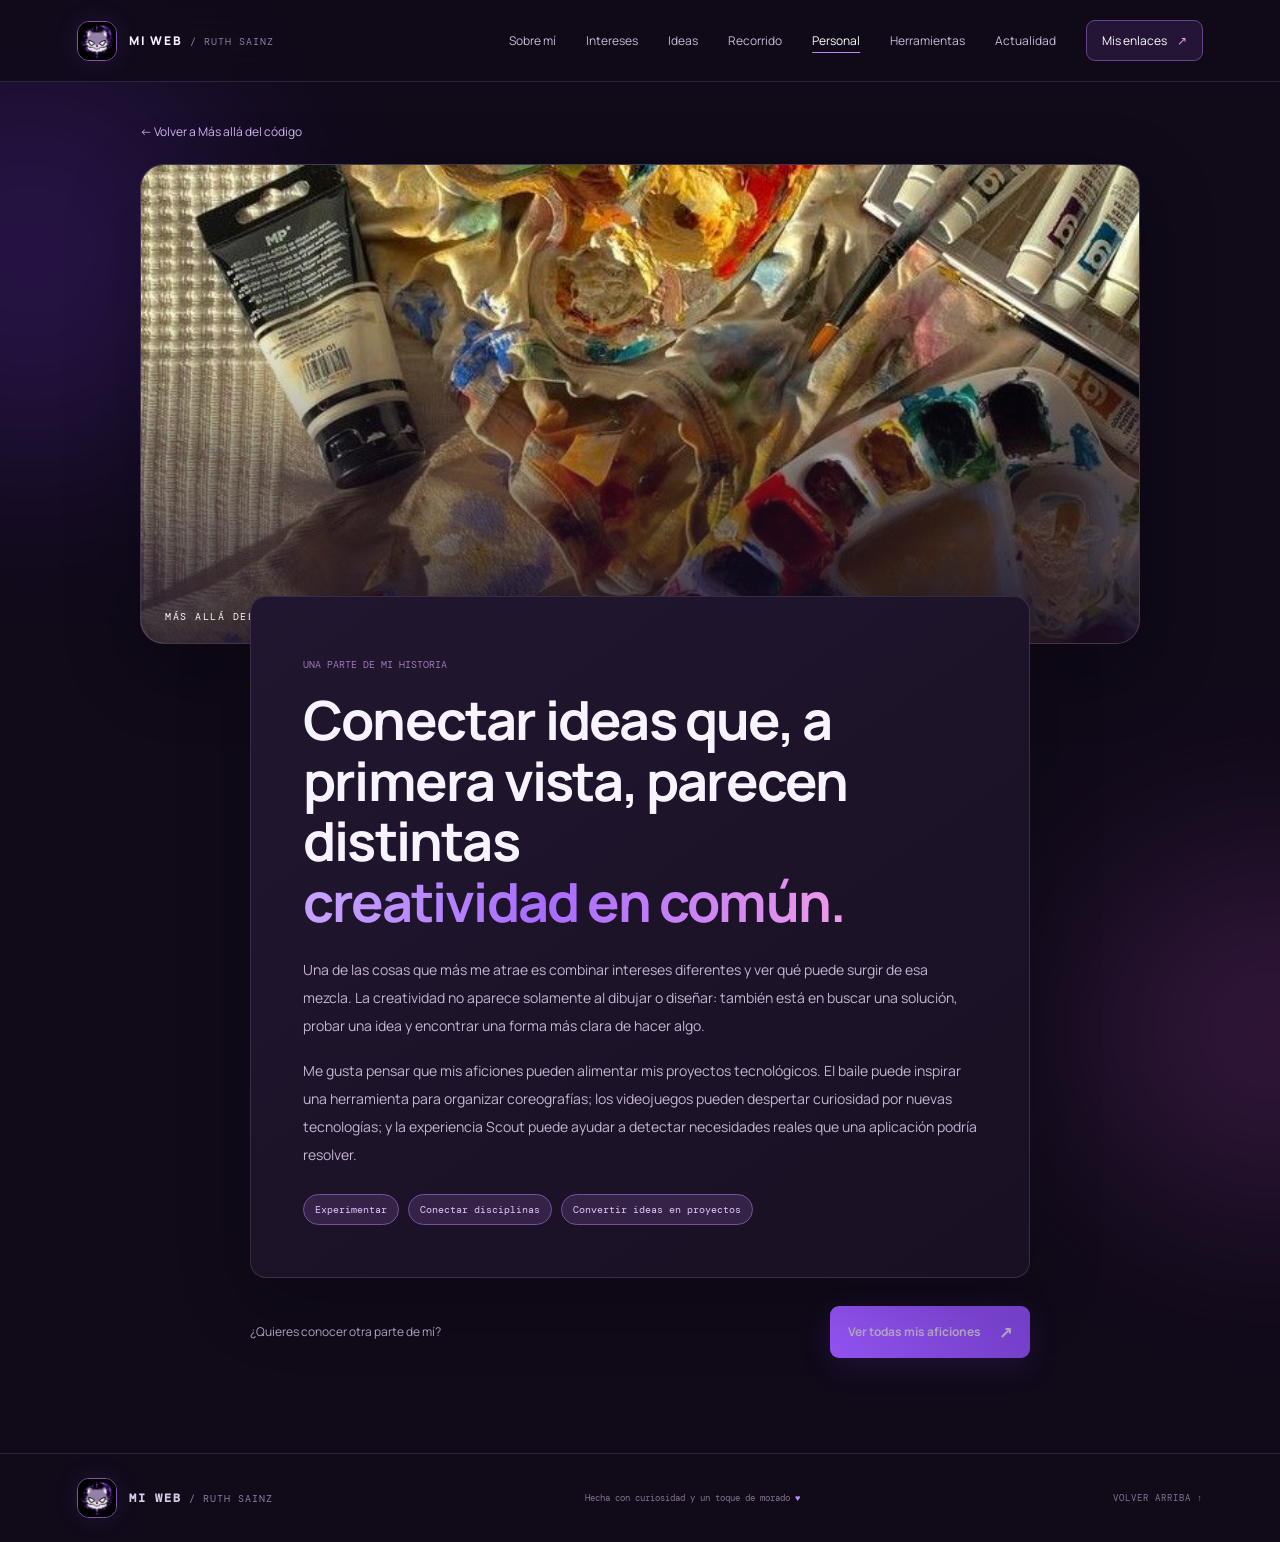
<file: personal-creatividad.html>
<!DOCTYPE html>
<html lang="es">
<head>
<meta charset="UTF-8"><meta name="viewport" content="width=device-width, initial-scale=1.0"><meta name="theme-color" content="#160d25"><meta name="description" content="Una mirada personal de Ruth Sainz a creatividad en común y a lo que aporta a su creatividad."><meta property="og:type" content="article"><meta property="og:title" content="Creatividad en común | Más allá del código — Ruth Sainz"><meta property="og:description" content="Conectar ideas que, a primera vista, parecen distintas."><meta property="og:image" content="https://images.unsplash.com/photo-1455390582262-044cdead277a?auto=format&fit=crop&w=1000&q=85"><title>Creatividad en común | Más allá del código — Ruth Sainz</title>
<link rel="icon" href="img/favicon.png" type="image/png"><link rel="preconnect" href="https://fonts.googleapis.com"><link rel="preconnect" href="https://fonts.gstatic.com" crossorigin><link href="https://fonts.googleapis.com/css2?family=DM+Mono:wght@400;500&family=Manrope:wght@400;500;600;700;800&display=swap" rel="stylesheet"><link rel="stylesheet" href="styles.css">
</head>
<body><div class="ambient ambient-one"></div><div class="ambient ambient-two"></div><header class="topbar">
<a class="brand" href="index.html#inicio" aria-label="Ir al inicio"><img class="brand-logo" src="img/logo.png" alt="" width="40" height="40"><span>MI WEB<span class="brand-sub"> / RUTH SAINZ</span></span></a>
<button class="menu-toggle" type="button" aria-label="Abrir menú" aria-controls="menu-principal" aria-expanded="false">☰</button>
<nav class="nav" id="menu-principal" aria-label="Navegación principal"><a href="index.html#sobre-mi">Sobre mí</a><a href="index.html#intereses">Intereses</a><a href="index.html#proyectos">Ideas</a><a href="recorrido.html">Recorrido</a><a href="personal.html" aria-current="page" class="current-page">Personal</a><a href="herramientas.html">Herramientas</a><a href="actualidad.html">Actualidad</a><a class="nav-cta" href="index.html#enlaces">Mis enlaces <span>↗</span></a></nav>
</header>
<main>
<section class="detail-hero section-wrap"><a class="back-link" href="personal.html">← Volver a Más allá del código</a><div class="detail-photo"><img src="img/creatividad.jpg" alt="Ideas y creatividad" fetchpriority="high"><span class="detail-photo-caption">MÁS ALLÁ DEL CÓDIGO · CREATIVIDAD EN COMÚN</span></div>
<article class="detail-story page-card"><span class="page-number">UNA PARTE DE MI HISTORIA</span><h1>Conectar ideas que, a primera vista, parecen distintas<br><span class="gradient-text">creatividad en común.</span></h1><p>Una de las cosas que más me atrae es combinar intereses diferentes y ver qué puede surgir de esa mezcla. La creatividad no aparece solamente al dibujar o diseñar: también está en buscar una solución, probar una idea y encontrar una forma más clara de hacer algo.</p><p>Me gusta pensar que mis aficiones pueden alimentar mis proyectos tecnológicos. El baile puede inspirar una herramienta para organizar coreografías; los videojuegos pueden despertar curiosidad por nuevas tecnologías; y la experiencia Scout puede ayudar a detectar necesidades reales que una aplicación podría resolver.</p><div class="detail-tags"><span>Experimentar</span><span>Conectar disciplinas</span><span>Convertir ideas en proyectos</span></div></article>
<div class="detail-next"><span>¿Quieres conocer otra parte de mí?</span><a class="button button-primary" href="personal.html">Ver todas mis aficiones <span>↗</span></a></div>
</section>
</main><footer class="footer"><a class="brand" href="index.html#inicio" aria-label="Ir al inicio"><img class="brand-logo" src="img/logo.png" alt="" width="40" height="40"><span>MI WEB<span class="brand-sub"> / RUTH SAINZ</span></span></a><span>Hecha con curiosidad y un toque de morado <span class="footer-heart" aria-hidden="true">♥</span></span><a href="#inicio" class="back-top">VOLVER ARRIBA ↑</a></footer><script src="script.js"></script></body></html>
</file>
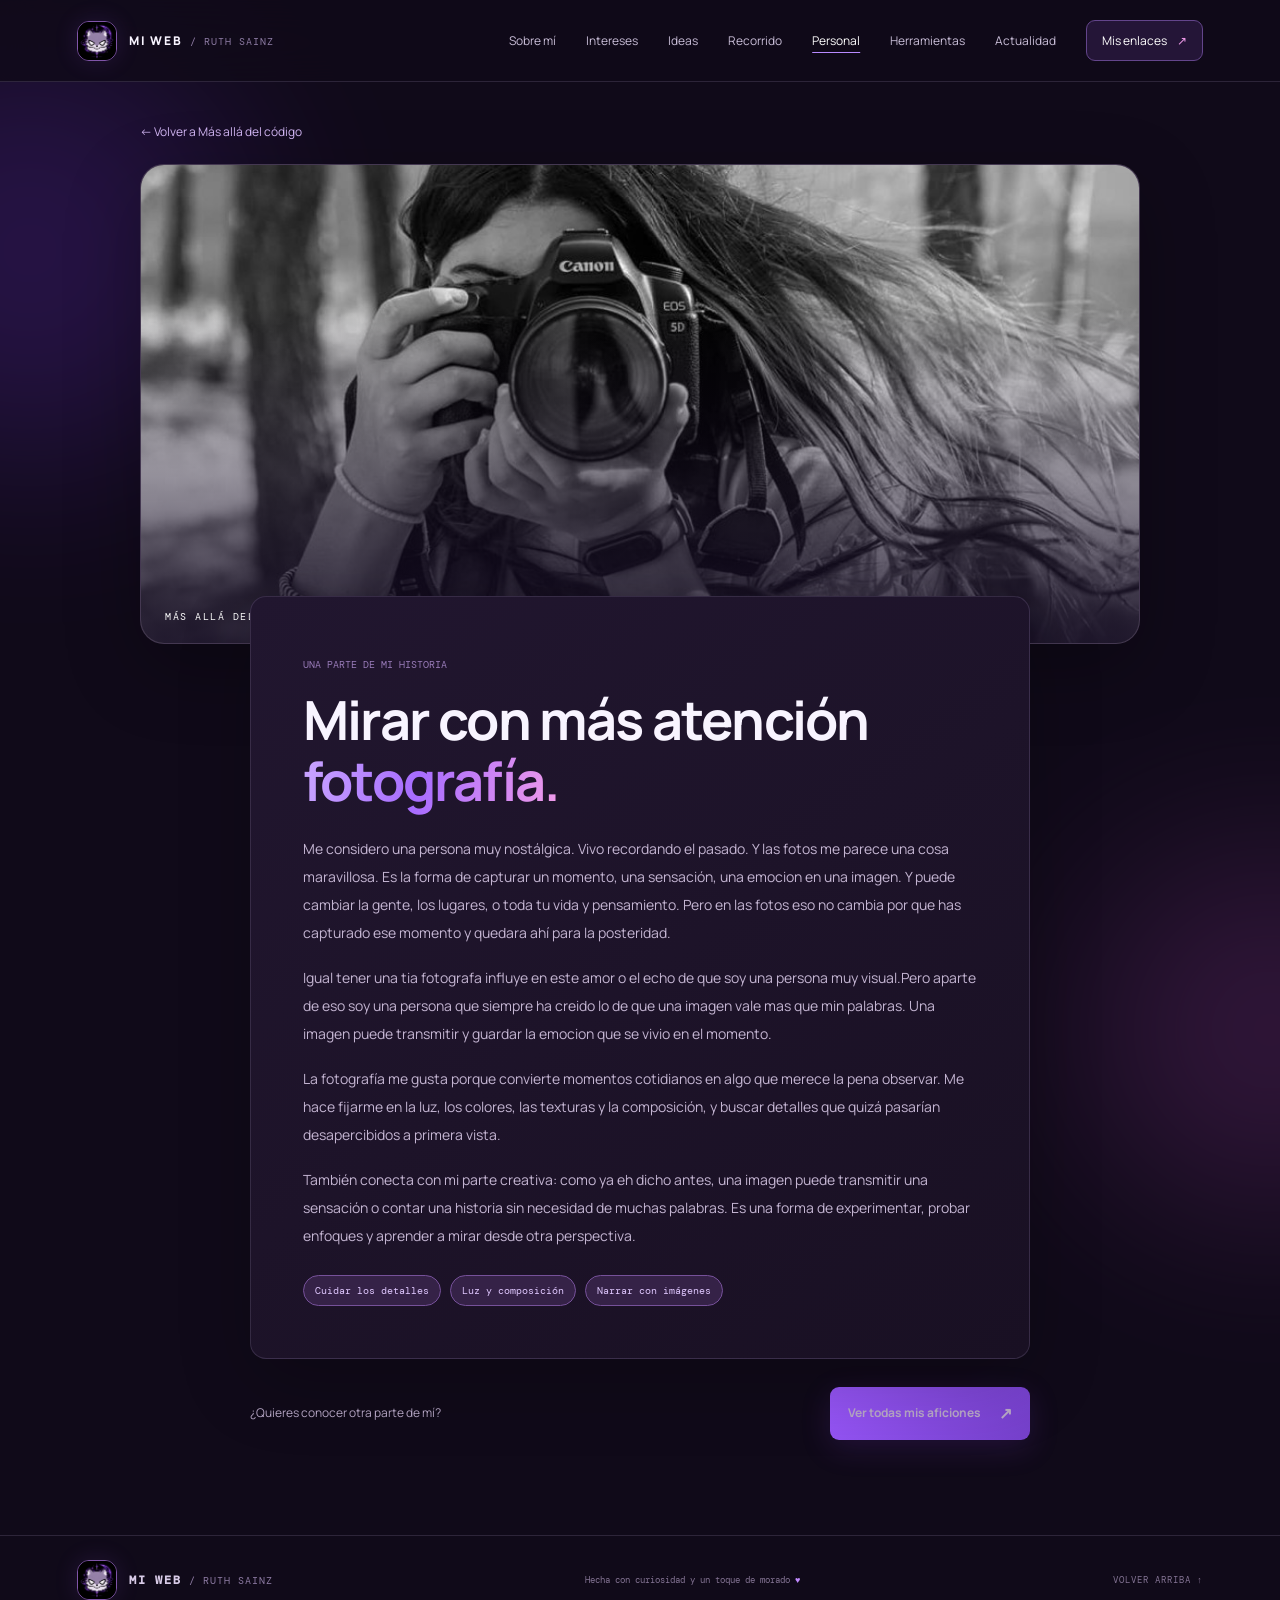
<file: personal-fotografia.html>
<!DOCTYPE html>
<html lang="es">
<head>
<meta charset="UTF-8"><meta name="viewport" content="width=device-width, initial-scale=1.0"><meta name="theme-color" content="#160d25"><meta name="description" content="Una mirada personal de Ruth Sainz a fotografía y a lo que aporta a su creatividad."><meta property="og:type" content="article"><meta property="og:title" content="Fotografía | Más allá del código — Ruth Sainz"><meta property="og:description" content="Mirar con más atención."><meta property="og:image" content="https://images.unsplash.com/photo-1516035069371-29a1b244cc32?auto=format&fit=crop&w=1000&q=85"><title>Fotografía | Más allá del código — Ruth Sainz</title>
<link rel="icon" href="img/favicon.png" type="image/png"><link rel="preconnect" href="https://fonts.googleapis.com"><link rel="preconnect" href="https://fonts.gstatic.com" crossorigin><link href="https://fonts.googleapis.com/css2?family=DM+Mono:wght@400;500&family=Manrope:wght@400;500;600;700;800&display=swap" rel="stylesheet"><link rel="stylesheet" href="styles.css">
</head>
<body><div class="ambient ambient-one"></div><div class="ambient ambient-two"></div><header class="topbar">
<a class="brand" href="index.html#inicio" aria-label="Ir al inicio"><img class="brand-logo" src="img/logo.png" alt="" width="40" height="40"><span>MI WEB<span class="brand-sub"> / RUTH SAINZ</span></span></a>
<button class="menu-toggle" type="button" aria-label="Abrir menú" aria-controls="menu-principal" aria-expanded="false">☰</button>
<nav class="nav" id="menu-principal" aria-label="Navegación principal"><a href="index.html#sobre-mi">Sobre mí</a><a href="index.html#intereses">Intereses</a><a href="index.html#proyectos">Ideas</a><a href="recorrido.html">Recorrido</a><a href="personal.html" aria-current="page" class="current-page">Personal</a><a href="herramientas.html">Herramientas</a><a href="actualidad.html">Actualidad</a><a class="nav-cta" href="index.html#enlaces">Mis enlaces <span>↗</span></a></nav>
</header>
<main>
<section class="detail-hero section-wrap"><a class="back-link" href="personal.html">← Volver a Más allá del código</a><div class="detail-photo"><img src="img/fotografía.jpeg" alt="Cámara y fotografía" fetchpriority="high"><span class="detail-photo-caption">MÁS ALLÁ DEL CÓDIGO · FOTOGRAFÍA</span></div>
<article class="detail-story page-card"><span class="page-number">UNA PARTE DE MI HISTORIA</span><h1>Mirar con más atención<br><span class="gradient-text">fotografía.</span></h1><p>Me considero una persona muy nostálgica. Vivo recordando el pasado. Y las fotos me parece una cosa maravillosa. Es la forma de capturar un momento, una sensación, una emocion en una imagen. Y puede cambiar la gente, los lugares, o toda tu vida y pensamiento. Pero en las fotos eso no cambia por que has capturado ese momento y quedara ahí para la posteridad.</p><p>Igual tener una tia fotografa influye en este amor o el echo de que soy una persona muy visual.Pero aparte de eso soy una persona que siempre ha creido lo de que una imagen vale mas que min palabras. Una imagen puede transmitir  y guardar la emocion que se vivio en el momento.</p><p>La fotografía me gusta porque convierte momentos cotidianos en algo que merece la pena observar. Me hace fijarme en la luz, los colores, las texturas y la composición, y buscar detalles que quizá pasarían desapercibidos a primera vista.</p><p>También conecta con mi parte creativa: como ya eh dicho antes, una imagen puede transmitir una sensación o contar una historia sin necesidad de muchas palabras. Es una forma de experimentar, probar enfoques y aprender a mirar desde otra perspectiva.</p><div class="detail-tags"><span>Cuidar los detalles</span><span>Luz y composición</span><span>Narrar con imágenes</span></div></article>
<div class="detail-next"><span>¿Quieres conocer otra parte de mí?</span><a class="button button-primary" href="personal.html">Ver todas mis aficiones <span>↗</span></a></div>
</section>
</main><footer class="footer"><a class="brand" href="index.html#inicio" aria-label="Ir al inicio"><img class="brand-logo" src="img/logo.png" alt="" width="40" height="40"><span>MI WEB<span class="brand-sub"> / RUTH SAINZ</span></span></a><span>Hecha con curiosidad y un toque de morado <span class="footer-heart" aria-hidden="true">♥</span></span><a href="#inicio" class="back-top">VOLVER ARRIBA ↑</a></footer><script src="script.js"></script></body></html>
</file>
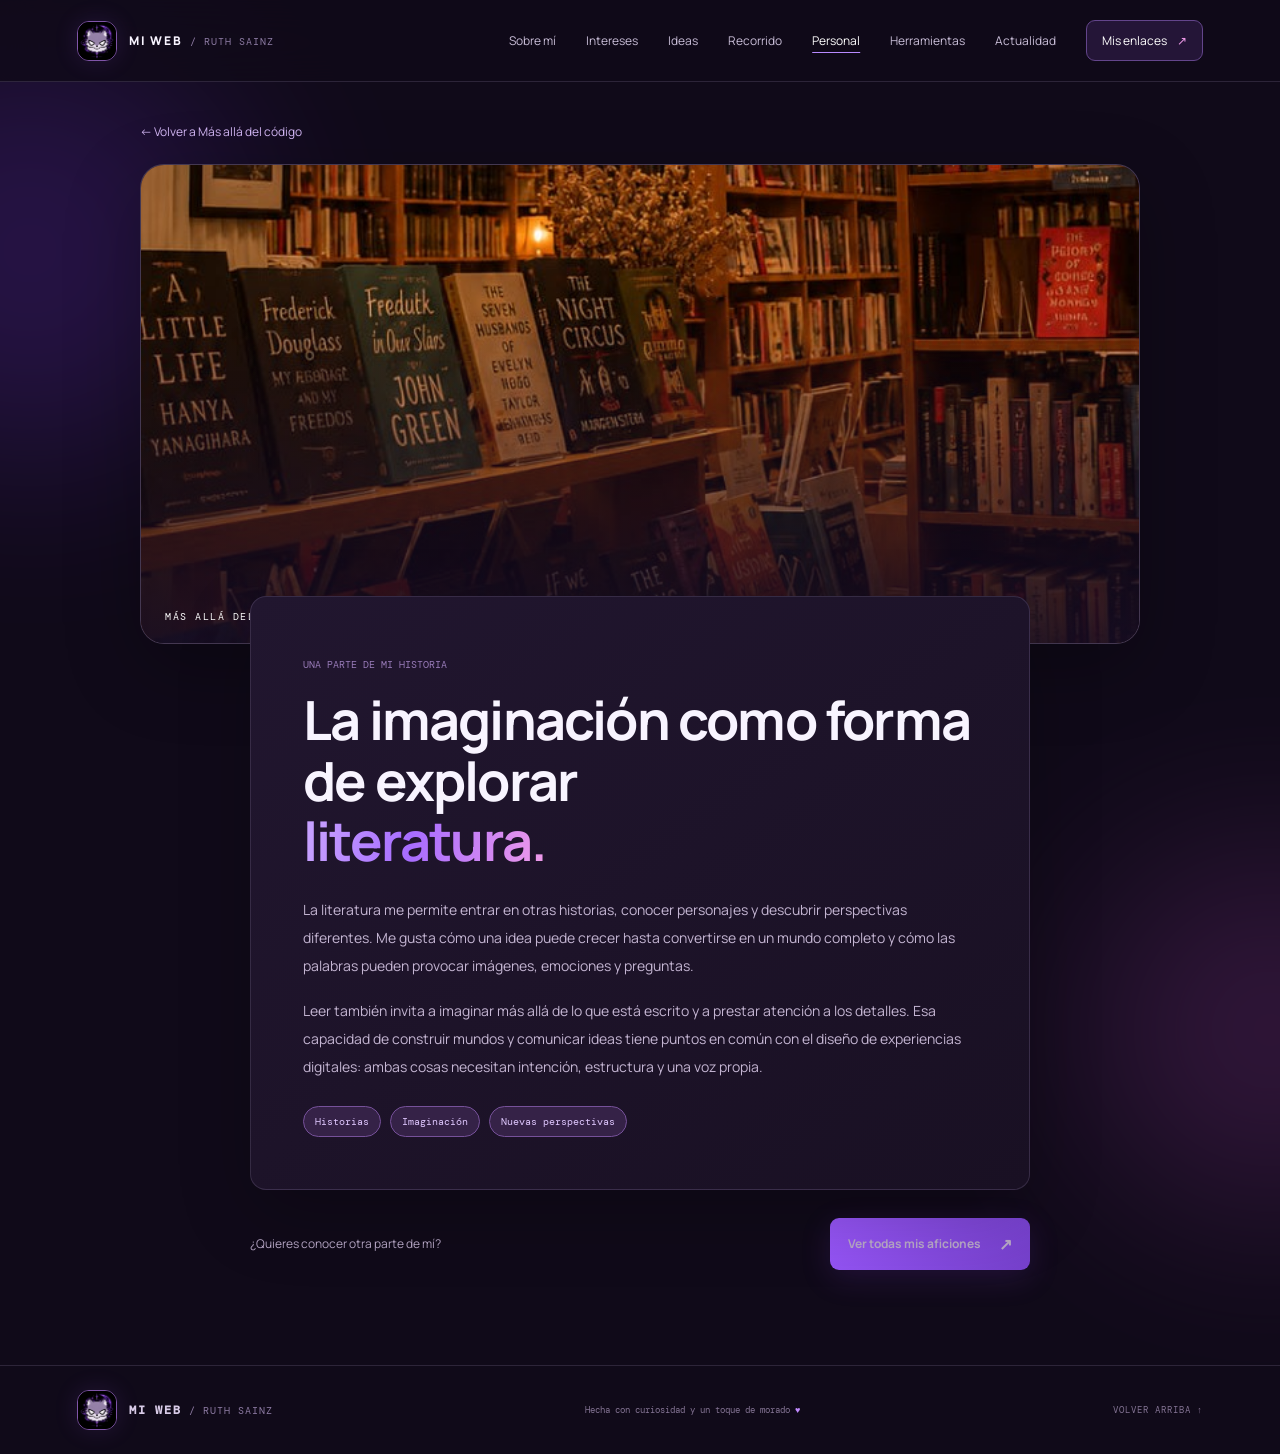
<file: personal-literatura.html>
<!DOCTYPE html>
<html lang="es">
<head>
<meta charset="UTF-8"><meta name="viewport" content="width=device-width, initial-scale=1.0"><meta name="theme-color" content="#160d25"><meta name="description" content="Una mirada personal de Ruth Sainz a literatura y a lo que aporta a su creatividad."><meta property="og:type" content="article"><meta property="og:title" content="Literatura | Más allá del código — Ruth Sainz"><meta property="og:description" content="La imaginación como forma de explorar."><meta property="og:image" content="https://images.unsplash.com/photo-1512820790803-83ca734da794?auto=format&fit=crop&w=1000&q=85"><title>Literatura | Más allá del código — Ruth Sainz</title>
<link rel="icon" href="img/favicon.png" type="image/png"><link rel="preconnect" href="https://fonts.googleapis.com"><link rel="preconnect" href="https://fonts.gstatic.com" crossorigin><link href="https://fonts.googleapis.com/css2?family=DM+Mono:wght@400;500&family=Manrope:wght@400;500;600;700;800&display=swap" rel="stylesheet"><link rel="stylesheet" href="styles.css">
</head>
<body><div class="ambient ambient-one"></div><div class="ambient ambient-two"></div><header class="topbar">
<a class="brand" href="index.html#inicio" aria-label="Ir al inicio"><img class="brand-logo" src="img/logo.png" alt="" width="40" height="40"><span>MI WEB<span class="brand-sub"> / RUTH SAINZ</span></span></a>
<button class="menu-toggle" type="button" aria-label="Abrir menú" aria-controls="menu-principal" aria-expanded="false">☰</button>
<nav class="nav" id="menu-principal" aria-label="Navegación principal"><a href="index.html#sobre-mi">Sobre mí</a><a href="index.html#intereses">Intereses</a><a href="index.html#proyectos">Ideas</a><a href="recorrido.html">Recorrido</a><a href="personal.html" aria-current="page" class="current-page">Personal</a><a href="herramientas.html">Herramientas</a><a href="actualidad.html">Actualidad</a><a class="nav-cta" href="index.html#enlaces">Mis enlaces <span>↗</span></a></nav>
</header>
<main>
<section class="detail-hero section-wrap"><a class="back-link" href="personal.html">← Volver a Más allá del código</a><div class="detail-photo"><img src="img/literatura2.jpg" alt="Libros y lectura" fetchpriority="high"><span class="detail-photo-caption">MÁS ALLÁ DEL CÓDIGO · LITERATURA</span></div>
<article class="detail-story page-card"><span class="page-number">UNA PARTE DE MI HISTORIA</span><h1>La imaginación como forma de explorar<br><span class="gradient-text">literatura.</span></h1><p>La literatura me permite entrar en otras historias, conocer personajes y descubrir perspectivas diferentes. Me gusta cómo una idea puede crecer hasta convertirse en un mundo completo y cómo las palabras pueden provocar imágenes, emociones y preguntas.</p><p>Leer también invita a imaginar más allá de lo que está escrito y a prestar atención a los detalles. Esa capacidad de construir mundos y comunicar ideas tiene puntos en común con el diseño de experiencias digitales: ambas cosas necesitan intención, estructura y una voz propia.</p><div class="detail-tags"><span>Historias</span><span>Imaginación</span><span>Nuevas perspectivas</span></div></article>
<div class="detail-next"><span>¿Quieres conocer otra parte de mí?</span><a class="button button-primary" href="personal.html">Ver todas mis aficiones <span>↗</span></a></div>
</section>
</main><footer class="footer"><a class="brand" href="index.html#inicio" aria-label="Ir al inicio"><img class="brand-logo" src="img/logo.png" alt="" width="40" height="40"><span>MI WEB<span class="brand-sub"> / RUTH SAINZ</span></span></a><span>Hecha con curiosidad y un toque de morado <span class="footer-heart" aria-hidden="true">♥</span></span><a href="#inicio" class="back-top">VOLVER ARRIBA ↑</a></footer><script src="script.js"></script></body></html>
</file>
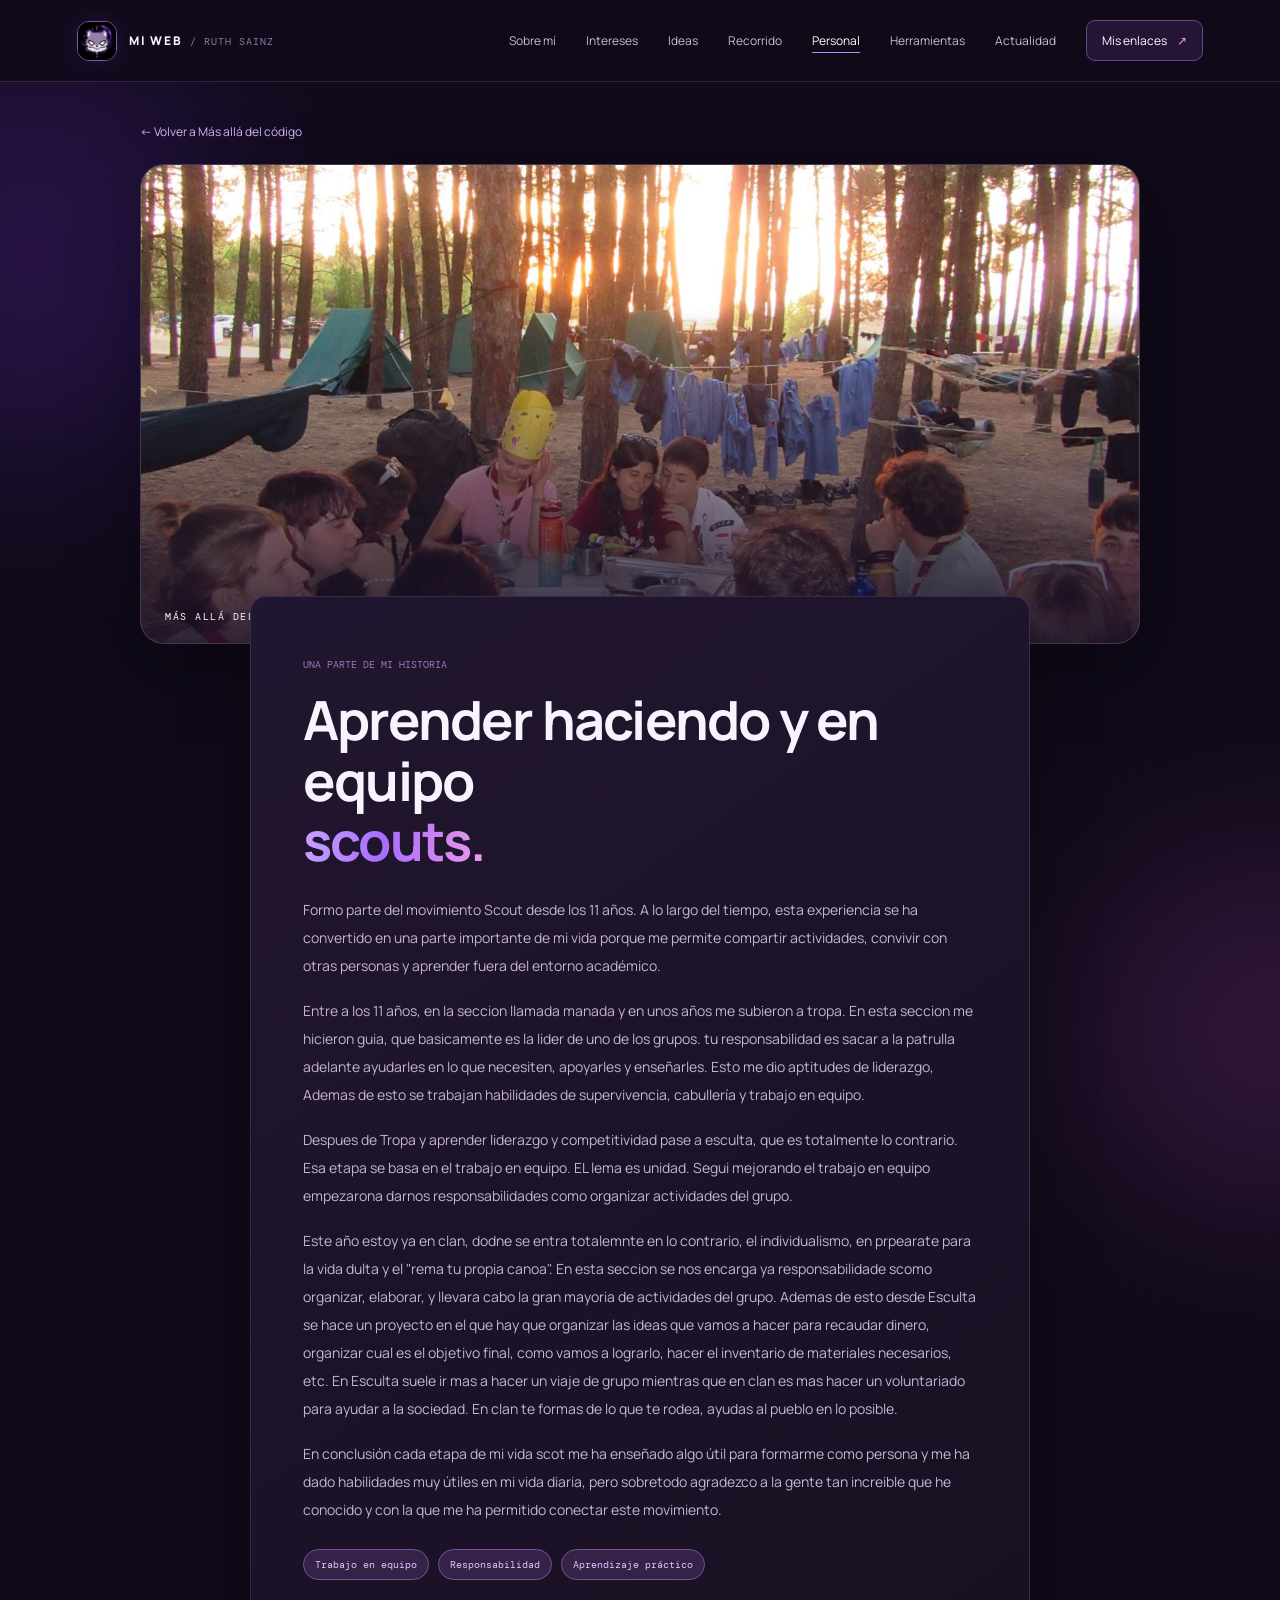
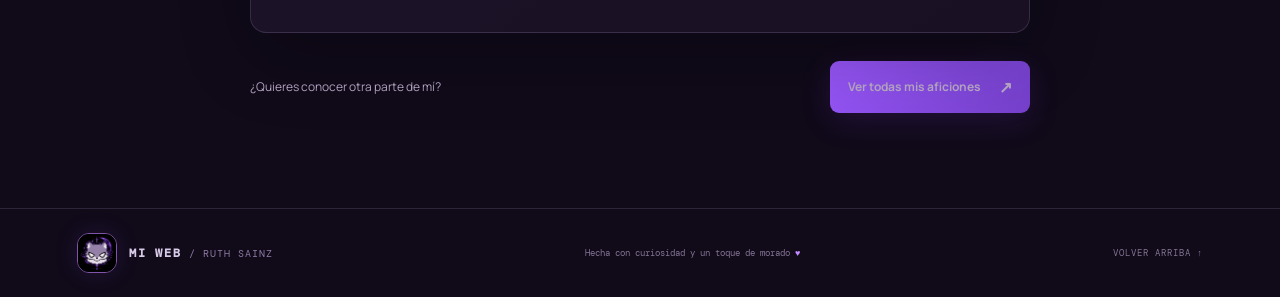
<file: personal-scouts.html>
<!DOCTYPE html>
<html lang="es">
<head>
<meta charset="UTF-8"><meta name="viewport" content="width=device-width, initial-scale=1.0"><meta name="theme-color" content="#160d25"><meta name="description" content="Una mirada personal de Ruth Sainz a scouts y a lo que aporta a su creatividad."><meta property="og:type" content="article"><meta property="og:title" content="Scouts | Más allá del código — Ruth Sainz"><meta property="og:description" content="Aprender haciendo y en equipo."><meta property="og:image" content="https://images.unsplash.com/photo-1478131143081-80f7f84ca84d?auto=format&fit=crop&w=1000&q=85"><title>Scouts | Más allá del código — Ruth Sainz</title>
<link rel="icon" href="img/favicon.png" type="image/png"><link rel="preconnect" href="https://fonts.googleapis.com"><link rel="preconnect" href="https://fonts.gstatic.com" crossorigin><link href="https://fonts.googleapis.com/css2?family=DM+Mono:wght@400;500&family=Manrope:wght@400;500;600;700;800&display=swap" rel="stylesheet"><link rel="stylesheet" href="styles.css">
</head>
<body><div class="ambient ambient-one"></div><div class="ambient ambient-two"></div><header class="topbar">
<a class="brand" href="index.html#inicio" aria-label="Ir al inicio"><img class="brand-logo" src="img/logo.png" alt="" width="40" height="40"><span>MI WEB<span class="brand-sub"> / RUTH SAINZ</span></span></a>
<button class="menu-toggle" type="button" aria-label="Abrir menú" aria-controls="menu-principal" aria-expanded="false">☰</button>
<nav class="nav" id="menu-principal" aria-label="Navegación principal"><a href="index.html#sobre-mi">Sobre mí</a><a href="index.html#intereses">Intereses</a><a href="index.html#proyectos">Ideas</a><a href="recorrido.html">Recorrido</a><a href="personal.html" aria-current="page" class="current-page">Personal</a><a href="herramientas.html">Herramientas</a><a href="actualidad.html">Actualidad</a><a class="nav-cta" href="index.html#enlaces">Mis enlaces <span>↗</span></a></nav>
</header>
<main>
<section class="detail-hero section-wrap"><a class="back-link" href="personal.html">← Volver a Más allá del código</a><div class="detail-photo"><img src="img/scouts2.jpeg" alt="Campamento al aire libre" fetchpriority="high"><span class="detail-photo-caption">MÁS ALLÁ DEL CÓDIGO · SCOUTS</span></div>
<article class="detail-story page-card"><span class="page-number">UNA PARTE DE MI HISTORIA</span><h1>Aprender haciendo y en equipo<br><span class="gradient-text">scouts.</span></h1><p>Formo parte del movimiento Scout desde los 11 años. A lo largo del tiempo, esta experiencia se ha convertido en una parte importante de mi vida porque me permite compartir actividades, convivir con otras personas y aprender fuera del entorno académico.</p><p>Entre a los 11 años, en la seccion llamada manada y en unos años me subieron a tropa. En esta seccion me hicieron guia, que basicamente es la lider de uno de los grupos. tu responsabilidad es sacar a la patrulla adelante ayudarles en lo que necesiten, apoyarles y enseñarles. Esto me dio aptitudes de liderazgo, Ademas de esto se trabajan habilidades de supervivencia, cabullería y trabajo en equipo.</p><p>Despues de Tropa y aprender liderazgo y competitividad pase a esculta, que es totalmente lo contrario. Esa etapa se basa en el trabajo en equipo. EL lema es unidad. Segui mejorando el trabajo en equipo empezarona  darnos responsabilidades como organizar actividades del grupo. </p><p>Este año estoy ya en clan, dodne se entra totalemnte en lo contrario, el individualismo, en prpearate para la vida dulta y el "rema tu propia canoa". En esta seccion se nos encarga ya responsabilidade scomo organizar, elaborar, y llevara cabo la gran mayoria de actividades del grupo. Ademas de esto desde Esculta se hace un proyecto en el que hay que organizar las ideas que vamos a hacer para recaudar dinero, organizar cual es el objetivo final, como vamos a lograrlo, hacer el inventario de materiales necesarios, etc. En Esculta suele ir mas a hacer un viaje de grupo mientras que en clan es mas hacer un voluntariado para ayudar a la sociedad. En clan te formas de lo que te rodea, ayudas al pueblo en lo posible. </p><p>En conclusión cada etapa de mi vida scot me ha enseñado algo útil para formarme como persona y me ha dado habilidades muy útiles en mi vida diaria, pero sobretodo agradezco a la gente tan increible que he conocido y con la que me ha permitido conectar este movimiento.</p><div class="detail-tags"><span>Trabajo en equipo</span><span>Responsabilidad</span><span>Aprendizaje práctico</span></div></article>
<div class="detail-next"><span>¿Quieres conocer otra parte de mí?</span><a class="button button-primary" href="personal.html">Ver todas mis aficiones <span>↗</span></a></div>
</section>
</main><footer class="footer"><a class="brand" href="index.html#inicio" aria-label="Ir al inicio"><img class="brand-logo" src="img/logo.png" alt="" width="40" height="40"><span>MI WEB<span class="brand-sub"> / RUTH SAINZ</span></span></a><span>Hecha con curiosidad y un toque de morado <span class="footer-heart" aria-hidden="true">♥</span></span><a href="#inicio" class="back-top">VOLVER ARRIBA ↑</a></footer><script src="script.js"></script></body></html>
</file>
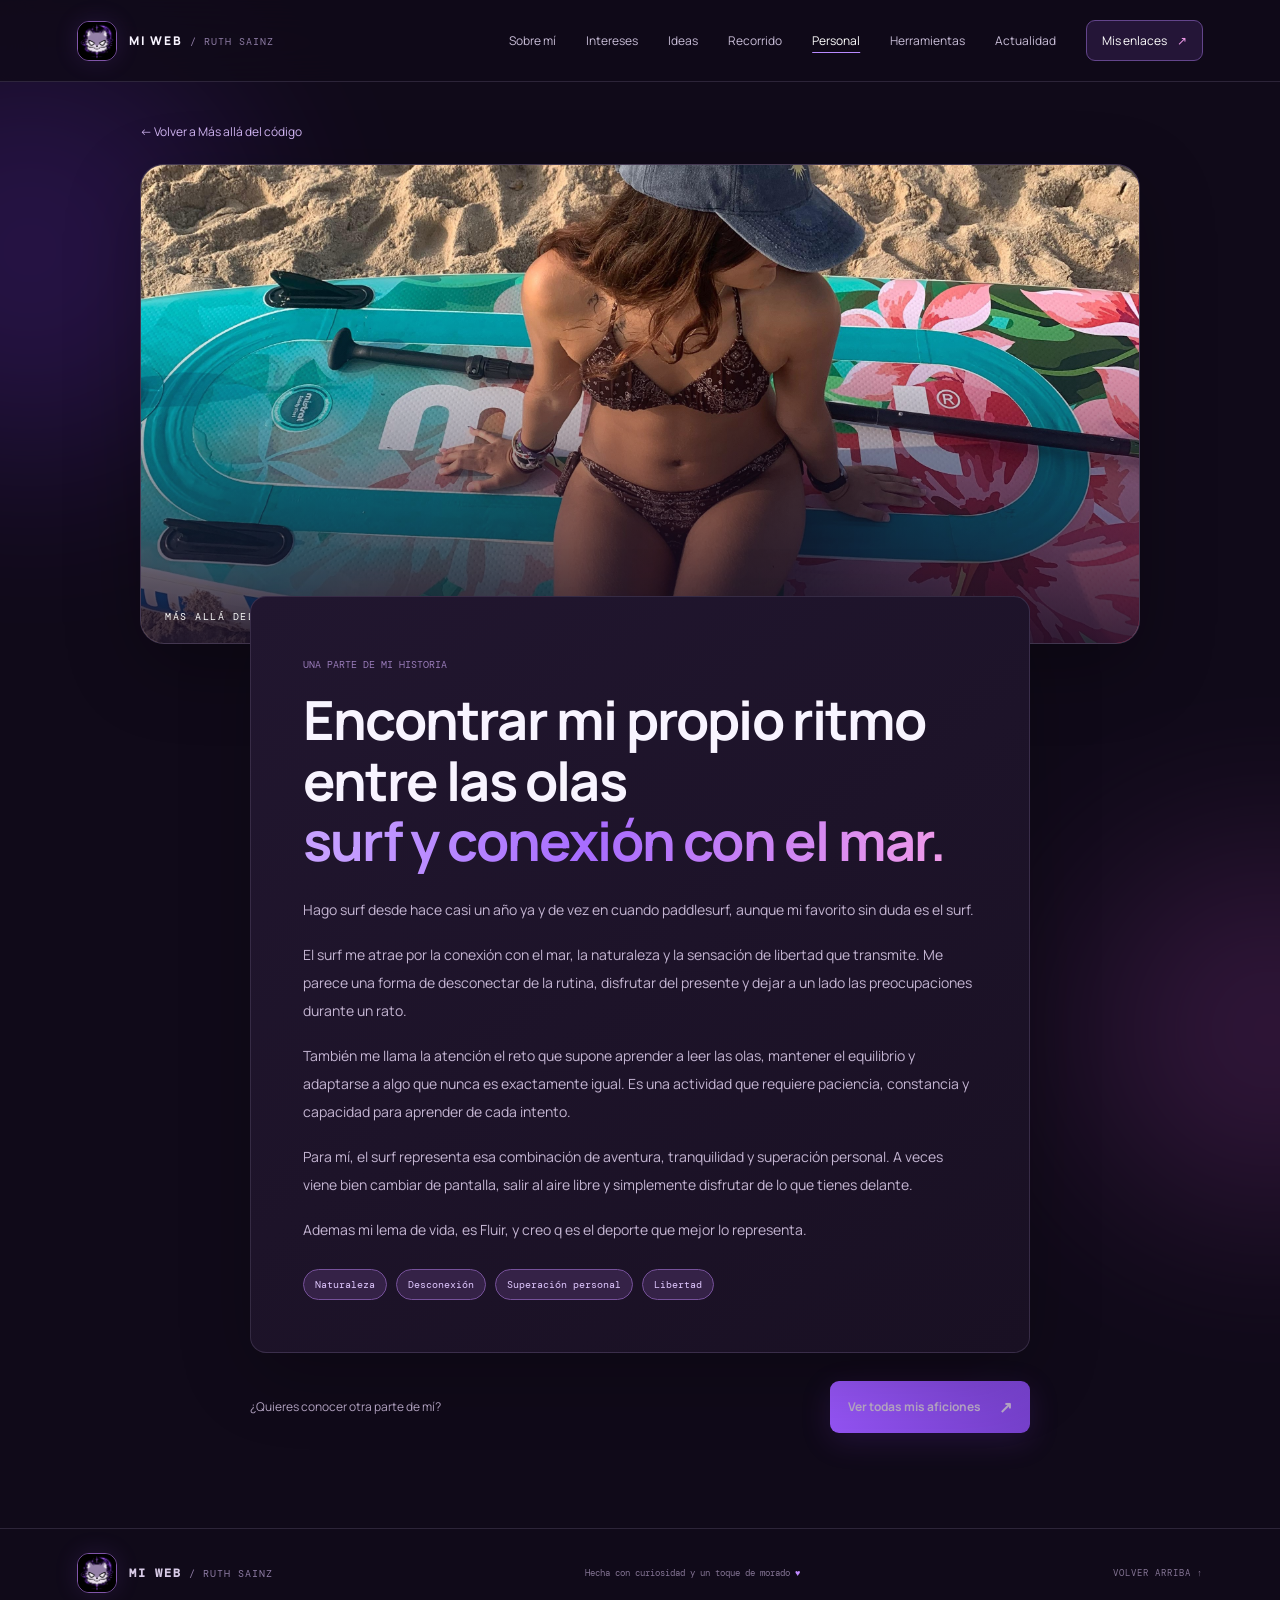
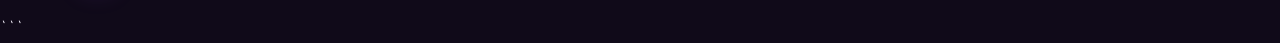
<file: personal-surf.html>
<!DOCTYPE html>
<html lang="es">
<head>
    <meta charset="UTF-8">
    <meta name="viewport" content="width=device-width, initial-scale=1.0">
    <meta name="theme-color" content="#160d25">
    <meta name="description" content="Una mirada personal de Ruth Sainz al surf, la conexión con el mar y lo que aporta esta afición.">

    <meta property="og:type" content="article">
    <meta property="og:title" content="Surf | Más allá del código — Ruth Sainz">
    <meta property="og:description" content="Conectar con el mar, disfrutar del momento y dejarse llevar por las olas.">
    <meta property="og:image" content="img/surf.jpg">

    <title>Surf | Más allá del código — Ruth Sainz</title>

    <link rel="icon" href="img/favicon.png" type="image/png">

    <link rel="preconnect" href="https://fonts.googleapis.com">
    <link rel="preconnect" href="https://fonts.gstatic.com" crossorigin>

    <link
        href="https://fonts.googleapis.com/css2?family=DM+Mono:wght@400;500&family=Manrope:wght@400;500;600;700;800&display=swap"
        rel="stylesheet"
    >

    <link rel="stylesheet" href="styles.css">
</head>

<body>
    <div class="ambient ambient-one"></div>
    <div class="ambient ambient-two"></div>

    <header class="topbar">
        <a class="brand" href="index.html#inicio" aria-label="Ir al inicio">
            <img
                class="brand-logo"
                src="img/logo.png"
                alt=""
                width="40"
                height="40"
            >
            <span>MI WEB<span class="brand-sub"> / RUTH SAINZ</span></span>
        </a>

        <button
            class="menu-toggle"
            type="button"
            aria-label="Abrir menú"
            aria-controls="menu-principal"
            aria-expanded="false"
        >
            ☰
        </button>

        <nav class="nav" id="menu-principal" aria-label="Navegación principal">
            <a href="index.html#sobre-mi">Sobre mí</a>
            <a href="index.html#intereses">Intereses</a>
            <a href="index.html#proyectos">Ideas</a>
            <a href="recorrido.html">Recorrido</a>
            <a href="personal.html" aria-current="page" class="current-page">Personal</a>
            <a href="herramientas.html">Herramientas</a>
            <a href="actualidad.html">Actualidad</a>
            <a class="nav-cta" href="index.html#enlaces">
                Mis enlaces <span>↗</span>
            </a>
        </nav>
    </header>

    <main>
        <section class="detail-hero section-wrap">

            <a class="back-link" href="personal.html">
                ← Volver a Más allá del código
            </a>

            <div class="detail-photo">
                <img
                    src="img/surf2.jpeg"
                    alt="Olas del mar y una persona practicando surf"
                    fetchpriority="high"
                >
                <span class="detail-photo-caption">
                    MÁS ALLÁ DEL CÓDIGO · SURF
                </span>
            </div>

            <article class="detail-story page-card">
                <span class="page-number">UNA PARTE DE MI HISTORIA</span>

                <h1>
                    Encontrar mi propio ritmo entre las olas
                    <br>
                    <span class="gradient-text">surf y conexión con el mar.</span>
                </h1>

                <p>
                    Hago surf desde hace casi un año ya y de vez en cuando paddlesurf, 
                    aunque mi favorito sin duda es el surf.
                </p>
                <p>
                    El surf me atrae por la conexión con el mar, la naturaleza
                    y la sensación de libertad que transmite. Me parece una
                    forma de desconectar de la rutina, disfrutar del presente
                    y dejar a un lado las preocupaciones durante un rato.
                </p>

                <p>
                    También me llama la atención el reto que supone aprender
                    a leer las olas, mantener el equilibrio y adaptarse a algo
                    que nunca es exactamente igual. Es una actividad que
                    requiere paciencia, constancia y capacidad para aprender
                    de cada intento.
                </p>

                <p>
                    Para mí, el surf representa esa combinación de aventura,
                    tranquilidad y superación personal. A veces viene bien
                    cambiar de pantalla, salir al aire libre y simplemente
                    disfrutar de lo que tienes delante.
                </p>
                <p>
                    Ademas mi lema de vida, es Fluir, y creo q es el deporte que mejor lo representa.
                </p>

                <div class="detail-tags">
                    <span>Naturaleza</span>
                    <span>Desconexión</span>
                    <span>Superación personal</span>
                    <span>Libertad</span>
                </div>
            </article>

            <div class="detail-next">
                <span>¿Quieres conocer otra parte de mí?</span>
                <a class="button button-primary" href="personal.html">
                    Ver todas mis aficiones <span>↗</span>
                </a>
            </div>

        </section>
    </main>

    <footer class="footer">
        <a class="brand" href="index.html#inicio" aria-label="Ir al inicio">
            <img
                class="brand-logo"
                src="img/logo.png"
                alt=""
                width="40"
                height="40"
            >
            <span>MI WEB<span class="brand-sub"> / RUTH SAINZ</span></span>
        </a>

        <span>
            Hecha con curiosidad y un toque de morado
            <span class="footer-heart" aria-hidden="true">♥</span>
        </span>

        <a href="#inicio" class="back-top">VOLVER ARRIBA ↑</a>
    </footer>

    <script src="script.js"></script>
</body>
</html>
```
</file>
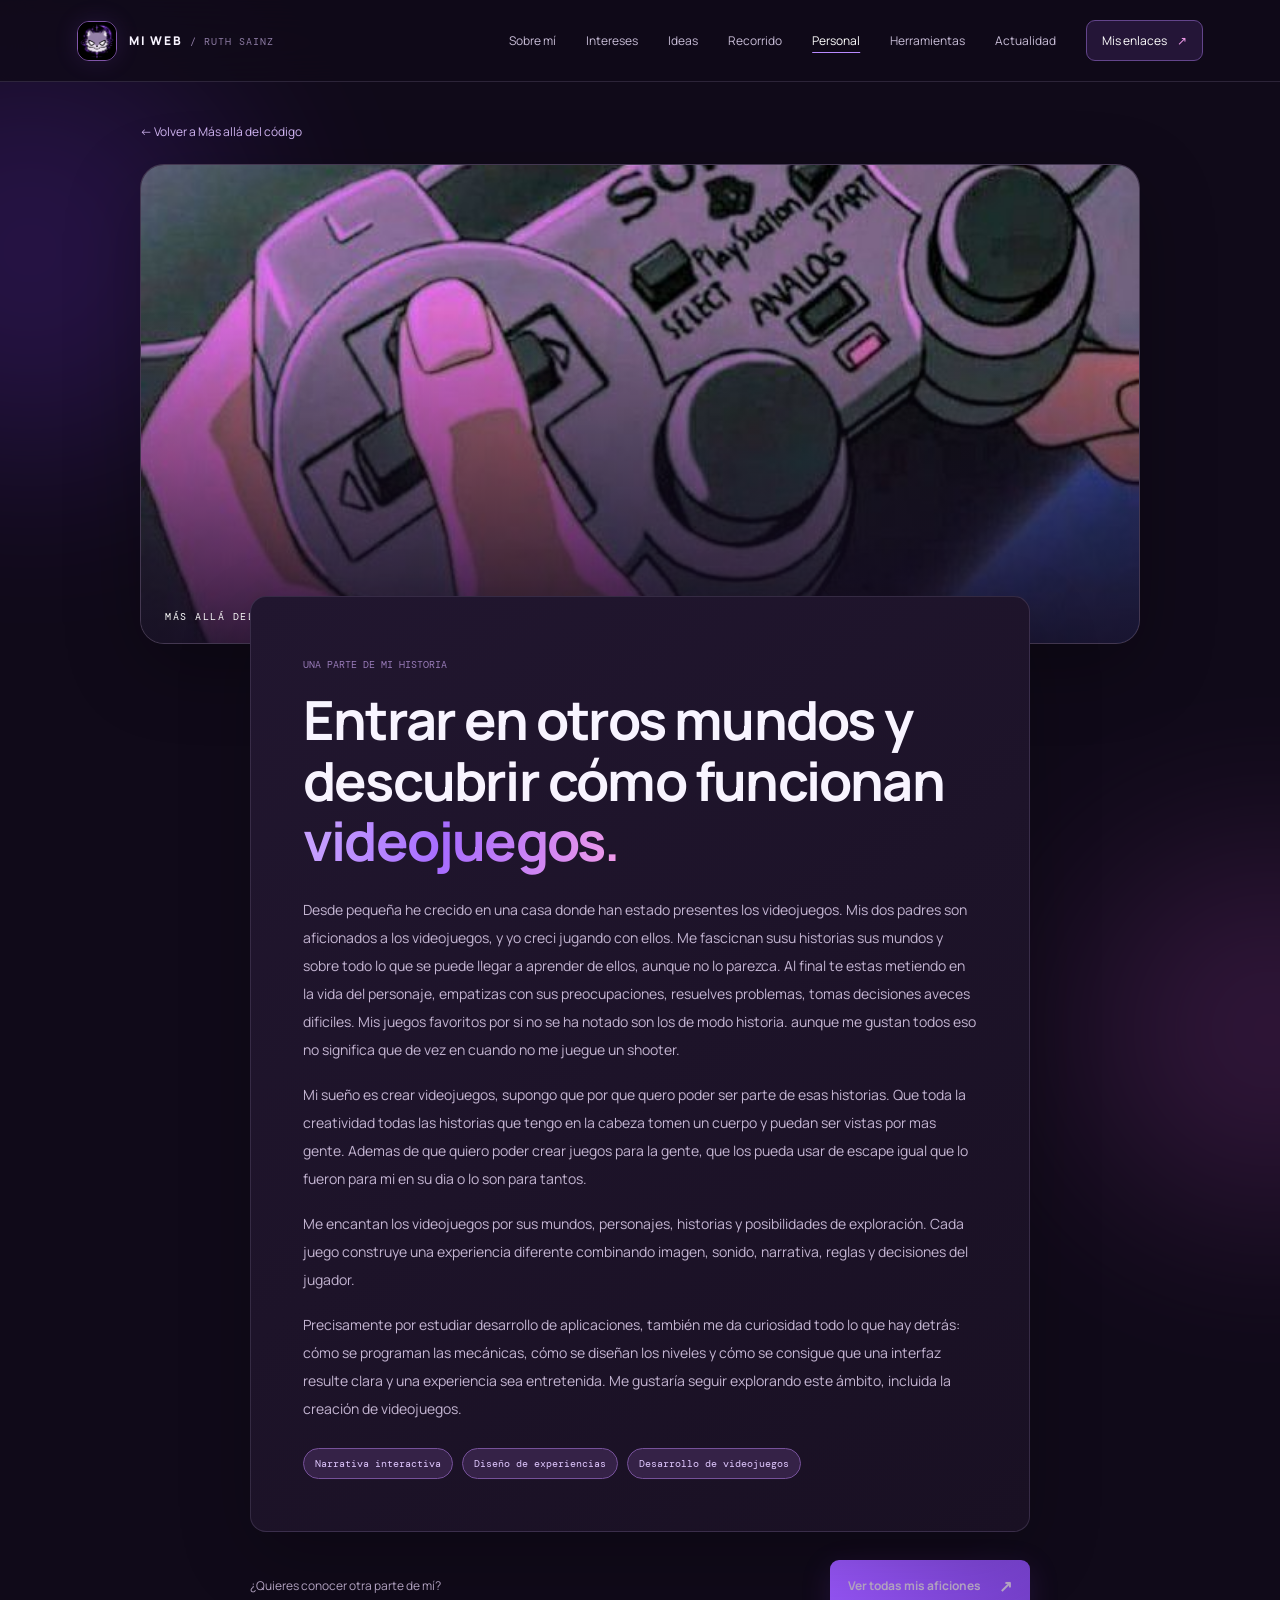
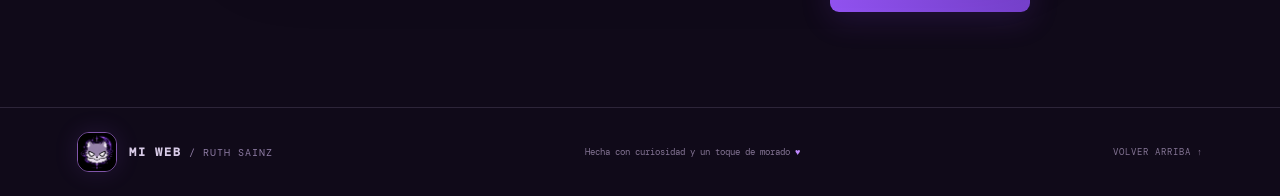
<file: personal-videojuegos.html>
<!DOCTYPE html>
<html lang="es">
<head>
<meta charset="UTF-8"><meta name="viewport" content="width=device-width, initial-scale=1.0"><meta name="theme-color" content="#160d25"><meta name="description" content="Una mirada personal de Ruth Sainz a videojuegos y a lo que aporta a su creatividad."><meta property="og:type" content="article"><meta property="og:title" content="Videojuegos | Más allá del código — Ruth Sainz"><meta property="og:description" content="Entrar en otros mundos y descubrir cómo funcionan."><meta property="og:image" content="https://images.unsplash.com/photo-1542751371-adc38448a05e?auto=format&fit=crop&w=1000&q=85"><title>Videojuegos | Más allá del código — Ruth Sainz</title>
<link rel="icon" href="img/favicon.png" type="image/png"><link rel="preconnect" href="https://fonts.googleapis.com"><link rel="preconnect" href="https://fonts.gstatic.com" crossorigin><link href="https://fonts.googleapis.com/css2?family=DM+Mono:wght@400;500&family=Manrope:wght@400;500;600;700;800&display=swap" rel="stylesheet"><link rel="stylesheet" href="styles.css">
</head>
<body><div class="ambient ambient-one"></div><div class="ambient ambient-two"></div><header class="topbar">
<a class="brand" href="index.html#inicio" aria-label="Ir al inicio"><img class="brand-logo" src="img/logo.png" alt="" width="40" height="40"><span>MI WEB<span class="brand-sub"> / RUTH SAINZ</span></span></a>
<button class="menu-toggle" type="button" aria-label="Abrir menú" aria-controls="menu-principal" aria-expanded="false">☰</button>
<nav class="nav" id="menu-principal" aria-label="Navegación principal"><a href="index.html#sobre-mi">Sobre mí</a><a href="index.html#intereses">Intereses</a><a href="index.html#proyectos">Ideas</a><a href="recorrido.html">Recorrido</a><a href="personal.html" aria-current="page" class="current-page">Personal</a><a href="herramientas.html">Herramientas</a><a href="actualidad.html">Actualidad</a><a class="nav-cta" href="index.html#enlaces">Mis enlaces <span>↗</span></a></nav>
</header>
<main>
<section class="detail-hero section-wrap"><a class="back-link" href="personal.html">← Volver a Más allá del código</a><div class="detail-photo"><img src="img/videojuegos.jpg" alt="Videojuegos y tecnología" fetchpriority="high"><span class="detail-photo-caption">MÁS ALLÁ DEL CÓDIGO · VIDEOJUEGOS</span></div>
<article class="detail-story page-card"><span class="page-number">UNA PARTE DE MI HISTORIA</span><h1>Entrar en otros mundos y descubrir cómo funcionan<br><span class="gradient-text">videojuegos.</span></h1><p>Desde pequeña he crecido en una casa donde han estado presentes los videojuegos. Mis dos padres son aficionados a los videojuegos, y yo creci jugando con ellos. Me fascicnan susu historias sus mundos y sobre todo lo que se puede llegar a aprender de ellos, aunque no lo parezca. Al final te estas metiendo en la vida del personaje, empatizas con sus preocupaciones, resuelves problemas, tomas decisiones aveces dificiles. Mis juegos favoritos por si no se ha notado son los de modo historia. aunque me gustan todos eso no significa que de vez en cuando no me juegue un shooter.</p><p>Mi sueño es crear videojuegos, supongo que por que quero poder ser parte de esas historias. Que toda la creatividad todas las historias que tengo en la cabeza tomen un cuerpo y puedan ser vistas por mas gente. Ademas de que quiero poder crear juegos para la gente, que los pueda usar de escape igual que lo fueron para mi en su dia o lo son para tantos.</p><p>Me encantan los videojuegos por sus mundos, personajes, historias y posibilidades de exploración. Cada juego construye una experiencia diferente combinando imagen, sonido, narrativa, reglas y decisiones del jugador.</p><p>Precisamente por estudiar desarrollo de aplicaciones, también me da curiosidad todo lo que hay detrás: cómo se programan las mecánicas, cómo se diseñan los niveles y cómo se consigue que una interfaz resulte clara y una experiencia sea entretenida. Me gustaría seguir explorando este ámbito, incluida la creación de videojuegos.</p><div class="detail-tags"><span>Narrativa interactiva</span><span>Diseño de experiencias</span><span>Desarrollo de videojuegos</span></div></article>
<div class="detail-next"><span>¿Quieres conocer otra parte de mí?</span><a class="button button-primary" href="personal.html">Ver todas mis aficiones <span>↗</span></a></div>
</section>
</main><footer class="footer"><a class="brand" href="index.html#inicio" aria-label="Ir al inicio"><img class="brand-logo" src="img/logo.png" alt="" width="40" height="40"><span>MI WEB<span class="brand-sub"> / RUTH SAINZ</span></span></a><span>Hecha con curiosidad y un toque de morado <span class="footer-heart" aria-hidden="true">♥</span></span><a href="#inicio" class="back-top">VOLVER ARRIBA ↑</a></footer><script src="script.js"></script></body></html>
</file>
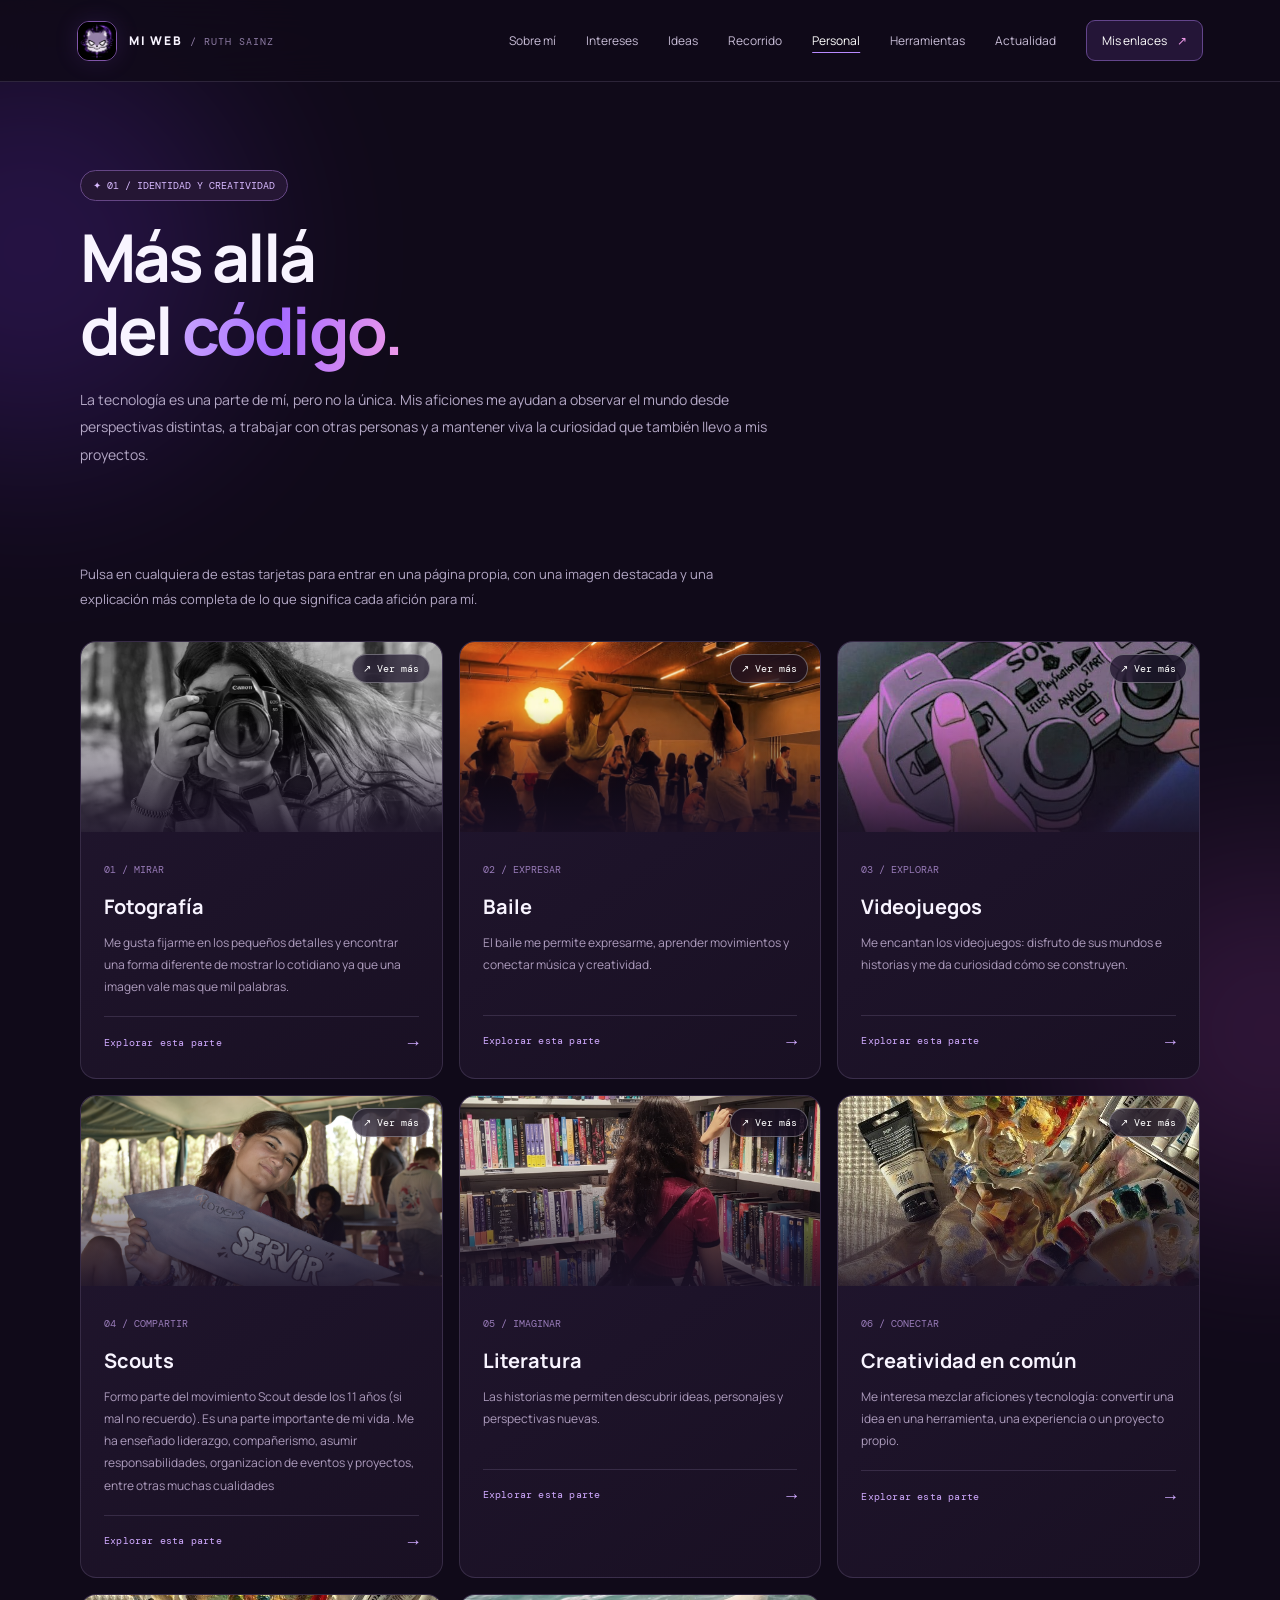
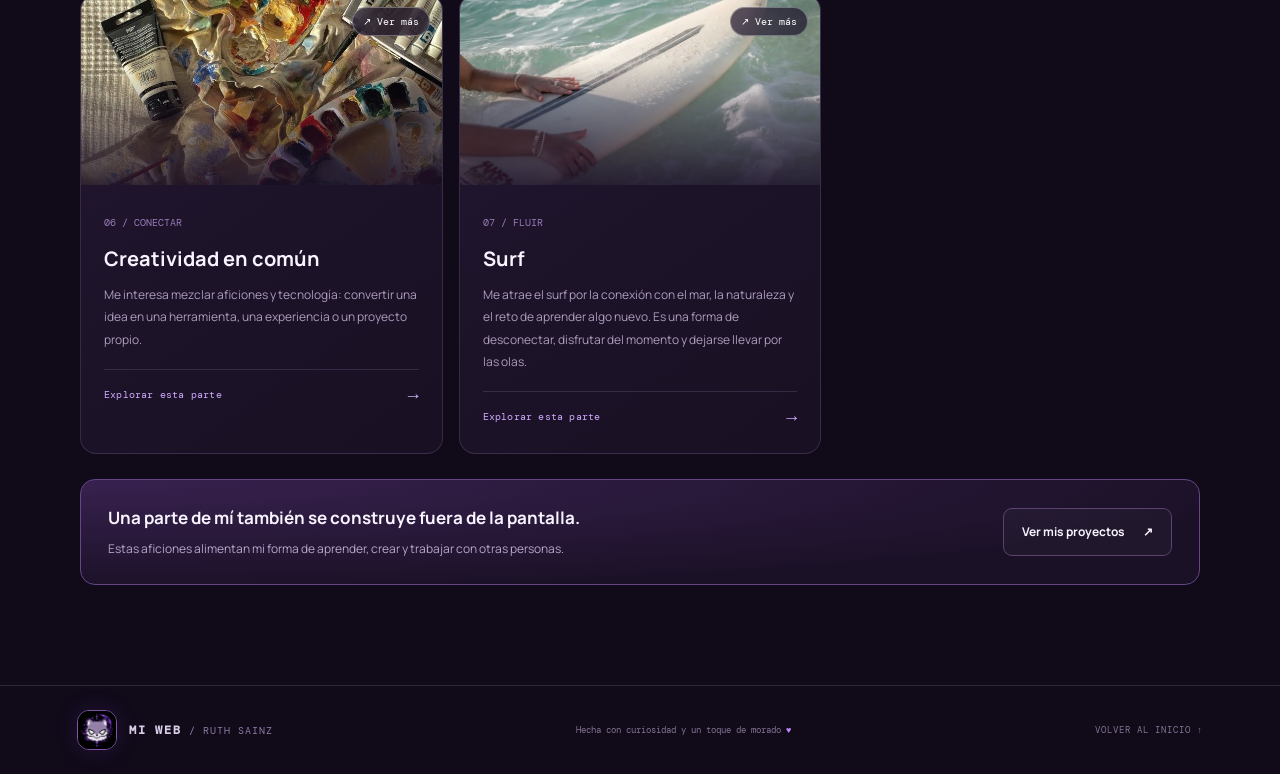
<file: personal.html>
<!DOCTYPE html>
<html lang="es">
    <head>
        <meta charset="UTF-8">
        <meta name="viewport" content="width=device-width, initial-scale=1.0">
        <meta name="theme-color" content="#160d25">
        <meta name="description" content="Conoce los intereses de Ruth Sainz más allá de la programación: fotografía, baile, videojuegos, Scouts y literatura.">
        <meta property="og:type" content="website">
        <meta property="og:title" content="Más allá del código | Ruth Sainz">
        <meta property="og:description" content="Conoce los intereses de Ruth Sainz más allá de la programación: fotografía, baile, videojuegos, Scouts y literatura.">
        <meta property="og:image" content="https://rutsaisan.github.io/Mi-PaginaWeb/img/og-preview.png">
        <title>
            Más allá del código | Ruth Sainz
        </title>
        <link rel="icon" href="img/favicon.png" type="image/png">
        <link rel="preconnect" href="https://fonts.googleapis.com">
        <link rel="preconnect" href="https://fonts.gstatic.com" crossorigin>
        <link href="https://fonts.googleapis.com/css2?family=DM+Mono:wght@400;500&family=Manrope:wght@400;500;600;700;800&display=swap" rel="stylesheet">
        <link rel="stylesheet" href="styles.css">
    </head>
    <body>
        <div class="ambient ambient-one">
        </div>
        <div class="ambient ambient-two">
        </div>
        <header class="topbar">
            <a class="brand" href="index.html#inicio" aria-label="Ir al inicio"><img class="brand-logo" src="img/logo.png" alt="" width="40" height="40"><span>MI WEB<span class="brand-sub"> / RUTH SAINZ</span></span></a><button class="menu-toggle" type="button" aria-label="Abrir menú" aria-controls="menu-principal" aria-expanded="false">☰</button>
            <nav class="nav" id="menu-principal" aria-label="Navegación principal">
                <a href="index.html#sobre-mi">Sobre mí</a><a href="index.html#intereses">Intereses</a><a href="index.html#proyectos">Ideas</a><a href="recorrido.html">Recorrido</a><a href="personal.html" aria-current="page" class="current-page">Personal</a><a href="herramientas.html">Herramientas</a><a href="actualidad.html">Actualidad</a><a class="nav-cta" href="index.html#enlaces">Mis enlaces <span>↗</span></a>
            </nav>
        </header>
        <main>
            <section class="page-hero section-wrap">
                <div class="page-label">
                    ✦ 01 / IDENTIDAD Y CREATIVIDAD
                </div>
                <h1>
                    Más allá<br>del <span class="gradient-text">código.</span>
                </h1>
                <p>
                    La tecnología es una parte de mí, pero no la única. Mis aficiones me ayudan a observar el mundo desde perspectivas distintas, a trabajar con otras personas y a mantener viva la curiosidad que también llevo a mis proyectos.
                </p>
            </section>
            <section class="page-content section-wrap">
                <p class="page-intro">Pulsa en cualquiera de estas tarjetas para entrar en una página propia, con una imagen destacada y una explicación más completa de lo que significa cada afición para mí.</p>
                <div class="page-grid personal-grid">
                    <a class="page-card personal-detail-card" href="personal-fotografia.html">
                        <div class="personal-card-image"><img src="img/fotografía.jpeg" alt="Cámara y fotografía" loading="lazy"><span class="image-open">↗ Ver más</span></div>
                        <div class="personal-card-copy"><span class="page-number">01 / MIRAR</span><h2>Fotografía</h2><p>Me gusta fijarme en los pequeños detalles y encontrar una forma diferente de mostrar lo cotidiano ya que una imagen vale mas que mil palabras.</p><span class="card-read-more">Explorar esta parte <span aria-hidden="true">→</span></span></div>
                    </a>
                    <a class="page-card personal-detail-card" href="personal-baile.html">
                        <div class="personal-card-image"><img src="img/baile.jpg" alt="Baile y movimiento" loading="lazy"><span class="image-open">↗ Ver más</span></div>
                        <div class="personal-card-copy"><span class="page-number">02 / EXPRESAR</span><h2>Baile</h2><p>El baile me permite expresarme, aprender movimientos y conectar música y creatividad.</p><span class="card-read-more">Explorar esta parte <span aria-hidden="true">→</span></span></div>
                    </a>
                    <a class="page-card personal-detail-card" href="personal-videojuegos.html">
                        <div class="personal-card-image"><img src="img/videojuegos.jpg" alt="Videojuegos y tecnología" loading="lazy"><span class="image-open">↗ Ver más</span></div>
                        <div class="personal-card-copy"><span class="page-number">03 / EXPLORAR</span><h2>Videojuegos</h2><p>Me encantan los videojuegos: disfruto de sus mundos e historias y me da curiosidad cómo se construyen.</p><span class="card-read-more">Explorar esta parte <span aria-hidden="true">→</span></span></div>
                    </a>
                    <a class="page-card personal-detail-card" href="personal-scouts.html">
                        <div class="personal-card-image"><img src="img/scouts.jpeg" alt="Campamento al aire libre" loading="lazy"><span class="image-open">↗ Ver más</span></div>
                        <div class="personal-card-copy"><span class="page-number">04 / COMPARTIR</span><h2>Scouts</h2><p>Formo parte del movimiento Scout desde los 11 años (si mal no recuerdo). Es una parte importante de mi vida . Me ha enseñado liderazgo, compañerismo, asumir responsabilidades, organizacion de eventos y proyectos, entre otras muchas cualidades</p><span class="card-read-more">Explorar esta parte <span aria-hidden="true">→</span></span></div>
                    </a>
                    <a class="page-card personal-detail-card" href="personal-literatura.html">
                        <div class="personal-card-image"><img src="img/literatura.jpeg" alt="Libros y lectura" loading="lazy"><span class="image-open">↗ Ver más</span></div>
                        <div class="personal-card-copy"><span class="page-number">05 / IMAGINAR</span><h2>Literatura</h2><p>Las historias me permiten descubrir ideas, personajes y perspectivas nuevas.</p><span class="card-read-more">Explorar esta parte <span aria-hidden="true">→</span></span></div>
                    </a>
                    <a class="page-card personal-detail-card" href="personal-creatividad.html">
                        <div class="personal-card-image"><img src="img/creatividad.jpg" alt="Ideas y creatividad" loading="lazy"><span class="image-open">↗ Ver más</span></div>
                        <div class="personal-card-copy"><span class="page-number">06 / CONECTAR</span><h2>Creatividad en común</h2><p>Me interesa mezclar aficiones y tecnología: convertir una idea en una herramienta, una experiencia o un proyecto propio.</p><span class="card-read-more">Explorar esta parte <span aria-hidden="true">→</span></span></div>
                    </a>
                    <a class="page-card personal-detail-card" href="personal-creatividad.html">
                        <div class="personal-card-image"><img src="img/creatividad.jpg" alt="Surf" loading="lazy"><span class="image-open">↗ Ver más</span></div>
                        <div class="personal-card-copy"><span class="page-number">06 / CONECTAR</span><h2>Creatividad en común</h2><p>Me interesa mezclar aficiones y tecnología: convertir una idea en una herramienta, una experiencia o un proyecto propio.</p><span class="card-read-more">Explorar esta parte <span aria-hidden="true">→</span></span></div>
                    </a>
                    <a class="page-card personal-detail-card" href="personal-surf.html">
                    <div class="personal-card-image">
                        <img src="img/surf.jpg" alt="Surf y olas del mar" loading="lazy">
                        <span class="image-open">↗ Ver más</span>
                    </div>
                    <div class="personal-card-copy">
                        <span class="page-number">07 / FLUIR</span>
                        <h2>Surf</h2>
                        <p>Me atrae el surf por la conexión con el mar, la naturaleza y el reto de aprender algo nuevo. Es una forma de desconectar, disfrutar del momento y dejarse llevar por las olas.</p>
                        <span class="card-read-more">Explorar esta parte <span aria-hidden="true">→</span></span>
                    </div>
                </a>
                </div>
                <div class="page-callout">
                    <div>
                        <h3>
                            Una parte de mí también se construye fuera de la pantalla.
                        </h3>
                        <p>
                            Estas aficiones alimentan mi forma de aprender, crear y trabajar con otras personas.
                        </p>
                    </div>
                    <a class="button button-ghost" href="index.html#proyectos">Ver mis proyectos <span>↗</span></a>
                </div>
            </section>
        </main>
        <footer class="footer">
            <a class="brand" href="index.html#inicio" aria-label="Ir al inicio"><img class="brand-logo" src="img/logo.png" alt="" width="40" height="40"><span>MI WEB<span class="brand-sub"> / RUTH SAINZ</span></span></a><span>Hecha con curiosidad y un toque de morado <span class="footer-heart" aria-hidden="true">♥</span></span><a href="index.html#inicio" class="back-top">VOLVER AL INICIO ↑</a>
        </footer>
        <script src="script.js"></script>
    </body>
</html>
</file>
<file: styles.css>
:root {
    --bg:#100a19;
    --panel:#1a1127;
    --panel2:#211532;
    --purple:#a66bff;
    --purple2:#7c3aed;
    --pink:#f09be9;
    --text:#f8f4ff;
    --muted:#b4a8c6;
    --line:rgba(220,196,255,.14);
    --mono:"DM Mono",monospace;
    --sans:"Manrope",sans-serif
}
* {
    box-sizing:border-box
}
html {
    scroll-behavior:smooth;
    scroll-padding-top:95px
}
body {
    margin:0;
    background:var(--bg);
    color:var(--text);
    font-family:var(--sans);
    line-height:1.65;
    overflow-x:clip
}
a {
    color:inherit;
    text-decoration:none
}
button {
    font:inherit
}
.ambient {
    position:absolute;
    pointer-events:none;
    filter:blur(95px);
    opacity:.19;
    border-radius:50%;
    z-index:-1
}
.ambient-one {
    width:420px;
    height:420px;
    background:#853bff;
    top:40px;
    left:-180px
}
.ambient-two {
    width:360px;
    height:360px;
    background:#c04bc7;
    top:850px;
    right:-170px
}
.topbar {
    height:82px;
    padding:0 max(6vw,24px);
    display:flex;
    align-items:center;
    justify-content:space-between;
    border-bottom:1px solid var(--line);
    position:sticky;
    top:0;
    z-index:20;
    background:rgba(16,10,25,.82);
    backdrop-filter:blur(18px)
}
.brand {
    display:flex;
    align-items:center;
    gap:12px;
    font-size:12px;
    letter-spacing:1.8px;
    font-weight:800
}
.brand-mark {
    display:grid;
    place-items:center;
    width:36px;
    height:36px;
    border:1px solid #9b62ef;
    border-radius:11px;
    color:#fff;
    font-size:20px;
    letter-spacing:-2px;
    background:linear-gradient(145deg,rgba(166,107,255,.28),rgba(124,58,237,.06))
}
.brand-mark span {
    color:var(--pink)
}
.brand-sub {
    color:#8e7ca4;
    font-family:var(--mono);
    font-weight:400;
    font-size:10px;
    letter-spacing:1px
}
.nav {
    display:flex;
    align-items:center;
    gap:30px;
    font-size:12px;
    color:#c9bed8
}
.nav a:not(.nav-cta):hover {
    color:#fff
}
.nav-cta {
    padding:10px 15px;
    border:1px solid #63458b;
    border-radius:9px;
    color:#fff;
    background:#241537
}
.nav-cta span {
    color:var(--pink);
    margin-left:8px
}
.menu-toggle {
    display:none;
    background:none;
    border:0;
    color:white;
    font-size:23px
}
.section-wrap {
    width:min(1120px,88%);
    margin-inline:auto
}
.hero {
    min-height:690px;
    padding:100px 0 95px;
    display:grid;
    grid-template-columns:1.08fr .92fr;
    align-items:center;
    position:relative
}
.eyebrow,.section-kicker,.project-label,.timeline-date {
    font:10px var(--mono);
    letter-spacing:1.7px;
    color:#bba0df
}
.eyebrow {
    display:flex;
    align-items:center;
    gap:10px
}
.status-dot,.timeline-status i {
    width:7px;
    height:7px;
    background:#b6f3c0;
    border-radius:50%;
    box-shadow:0 0 12px #83e69b
}
.hero h1 {
    font-size:clamp(43px,5.6vw,72px);
    letter-spacing:-3.5px;
    line-height:1.12;
    margin:25px 0 23px;
    font-weight:800
}
.gradient-text {
    background:linear-gradient(100deg,#c6a0ff 5%,#a76cff 45%,#f09be9 100%);
    -webkit-background-clip:text;
    background-clip:text;
    color:transparent
}
.hero-lead {
    color:var(--muted);
    max-width:490px;
    font-size:15px;
    line-height:1.9
}
.hero-actions {
    display:flex;
    gap:12px;
    flex-wrap:wrap;
    margin-top:31px
}
.button {
    display:inline-flex;
    align-items:center;
    justify-content:center;
    gap:18px;
    padding:13px 18px;
    border-radius:9px;
    font-size:12px;
    font-weight:700;
    transition:.2s transform,.2s background
}
.button:hover,.link-card:hover {
    transform:translateY(-3px)
}
.button-primary {
    background:linear-gradient(110deg,#9655f7,#7540cb);
    box-shadow:0 8px 30px #7139bc33
}
.button-primary span {
    font-size:16px
}
.button-ghost {
    border:1px solid #5b426f;
    background:rgba(255,255,255,.025)
}
.button-ghost:hover {
    background:#261735
}
.hero-meta {
    display:flex;
    align-items:center;
    gap:13px;
    margin-top:36px;
    color:#9385a5;
    font:10px var(--mono);
    flex-wrap:wrap
}
.hero-meta i {
    display:inline-block;
    width:5px;
    height:5px;
    border-radius:50%;
    background:#bd8aff;
    margin-right:7px
}
.meta-separator {
    color:#a66bff
}
.hero-art {
    position:relative;
    min-height:430px;
    display:grid;
    place-items:center
}
.code-window {
    position:relative;
    width:min(390px,100%);
    background:linear-gradient(145deg,#211631,#160f22);
    border:1px solid #61427e;
    border-radius:15px;
    overflow:hidden;
    box-shadow:0 25px 90px #0008,0 0 55px #a05bff18;
    transform:rotate(1.5deg);
    z-index:2
}
.window-bar {
    height:44px;
    display:flex;
    align-items:center;
    justify-content:space-between;
    padding:0 15px;
    border-bottom:1px solid var(--line);
    font:10px var(--mono);
    color:#9886b1
}
.window-dots {
    display:flex;
    gap:5px
}
.window-dots b {
    width:7px;
    height:7px;
    border-radius:50%;
    background:#b56bce
}
.window-dots b:nth-child(2) {
    background:#b795ed
}
.window-dots b:nth-child(3) {
    background:#6bceaa
}
.window-lock {
    font-size:14px
}
.code-content {
    padding:24px 17px 28px;
    font:12px/2.1 var(--mono);
    white-space:nowrap
}
.line-no {
    display:inline-block;
    width:28px;
    color:#645576;
    font-size:10px
}
.code-purple {
    color:#bd9aff
}
.code-pink {
    color:#f3a3dc
}
.code-green {
    color:#a9e7c3
}
.code-yellow {
    color:#f5ce91
}
.code-muted {
    color:#746487
}
.code-spacer {
    height:12px
}
.cursor {
    display:inline-block;
    width:6px;
    height:14px;
    background:#b789ff;
    vertical-align:middle;
    animation:blink 1s steps(2,start) infinite
}
@keyframes blink {
    to {
        visibility:hidden
    }
}
.orbit {
    position:absolute;
    border:1px solid #a56bff25;
    border-radius:50%;
    width:390px;
    height:390px
}
.orbit-b {
    width:470px;
    height:470px;
    border-style:dashed;
    opacity:.65
}
.floating-chip {
    position:absolute;
    z-index:3;
    padding:10px 13px;
    background:#261936;
    border:1px solid #674588;
    border-radius:9px;
    box-shadow:0 10px 30px #0004;
    font:10px var(--mono);
    color:#e7d8ff
}
.chip-top {
    top:61px;
    right:0
}
.chip-bottom {
    bottom:55px;
    left:-3px
}
.chip-icon {
    color:#f09be9;
    margin-right:7px
}
.pulse-icon {
    color:#bba0ff;
    margin-right:7px
}
.hero-spark {
    position:absolute;
    color:#d5b9ff
}
.spark-one {
    top:85px;
    left:40px;
    font-size:25px
}
.spark-two {
    bottom:72px;
    right:27px;
    font-size:32px
}
.scroll-hint {
    position:absolute;
    bottom:25px;
    left:0;
    display:flex;
    align-items:center;
    gap:12px;
    color:#776787;
    font:9px var(--mono);
    letter-spacing:1.6px
}
.scroll-line {
    width:32px;
    height:1px;
    background:#a66bff
}
.intro-section {
    padding:90px 0 105px;
    border-top:1px solid var(--line)
}
.section-kicker {
    margin-bottom:22px
}
.intro-grid {
    display:grid;
    grid-template-columns:1fr 1fr;
    gap:70px;
    align-items:start
}
.intro-grid h2,.section-heading h2,.learning-grid h2,.links-panel h2 {
    font-size:clamp(31px,4vw,48px);
    letter-spacing:-1.8px;
    line-height:1.2;
    margin:0;
    font-weight:800
}
.intro-copy {
    color:var(--muted);
    font-size:13px;
    line-height:1.95
}
.intro-copy p {
    margin:0 0 13px
}
.intro-copy strong {
    color:#e8dcf8
}
.value-strip {
    margin-top:50px;
    border:1px solid var(--line);
    background:#1b1227a6;
    border-radius:13px;
    padding:22px 25px;
    display:grid;
    grid-template-columns:repeat(3,1fr);
    gap:20px
}
.value-strip>div {
    display:flex;
    align-items:center;
    gap:14px
}
.value-symbol {
    display:grid;
    place-items:center;
    width:39px;
    height:39px;
    border-radius:10px;
    background:#36204d;
    color:#caa5ff;
    font-size:20px
}
.value-strip b,.value-strip small {
    display:block
}
.value-strip b {
    font-size:12px
}
.value-strip small {
    color:#9888ac;
    font-size:10px;
    margin-top:3px
}

/* Sección personal: da espacio a la persona detrás de la tecnología. */
.about-me-section {
    padding: 96px 0 100px;
}
.identity-grid {
    display: grid;
    grid-template-columns: 1.2fr 1fr 1fr;
    gap: 14px;
}
.identity-card {
    min-height: 205px;
    padding: 25px;
    border: 1px solid var(--line);
    border-radius: 14px;
    background: linear-gradient(145deg, #21162f, #191122);
    transition: transform .2s ease, border-color .2s ease;
}
.identity-card:hover {
    transform: translateY(-3px);
    border-color: #79519e;
}
.identity-card-main {
    grid-row: span 2;
    display: flex;
    flex-direction: column;
    justify-content: center;
    background: radial-gradient(ellipse at top left, #38214e 0%, #21152f 62%, #191122 100%);
    border-color: #67458c;
}
.identity-mark {
    color: #d0aaff;
    font-size: 27px;
    margin-bottom: 18px;
}
.identity-label {
    color: #bba0df;
    font: 9px var(--mono);
    letter-spacing: 1.5px;
}
.identity-card h3 {
    font-size: 17px;
    margin: 12px 0 8px;
    letter-spacing: -.4px;
}
.identity-card-main h3 {
    font-size: clamp(23px, 2.6vw, 31px);
    line-height: 1.25;
}
.identity-card p {
    margin: 0;
    color: var(--muted);
    font-size: 12px;
    line-height: 1.9;
}
.identity-emoji {
    color: #c7a3ff;
    font-size: 24px;
}
.identity-more {
    display: inline-flex;
    margin-top: 24px;
}

.interests-section {
    padding:95px 0 105px;
    background:linear-gradient(180deg,#191025 0%,#140d1e 100%);
    border-block:1px solid var(--line)
}
.section-heading {
    display:flex;
    justify-content:space-between;
    align-items:end;
    gap:40px;
    margin-bottom:38px
}
.section-heading h2 {
    font-size:clamp(31px,4vw,45px)
}
.section-heading>p {
    max-width:350px;
    color:var(--muted);
    font-size:12px;
    line-height:1.9;
    margin:0 0 4px
}
.interest-grid {
    display:grid;
    grid-template-columns:repeat(3,1fr);
    gap:15px
}
.interest-card {
    position:relative;
    min-height:240px;
    padding:24px;
    background:linear-gradient(145deg,#21162f,#1a1126);
    border:1px solid var(--line);
    border-radius:13px;
    overflow:hidden;
    transition:transform .2s,border-color .2s
}
.interest-card:hover {
    transform:translateY(-4px);
    border-color:#8255ac
}
.interest-featured {
    background:linear-gradient(145deg,#302044,#20142f);
    border-color:#67458c
}
.card-top {
    display:flex;
    justify-content:space-between;
    align-items:center;
    margin-bottom:24px
}
.interest-icon {
    display:grid;
    place-items:center;
    width:39px;
    height:39px;
    border-radius:10px;
    background:#3b2455;
    color:#d6b5ff;
    font:18px var(--mono)
}
.card-index {
    font:10px var(--mono);
    color:#6f5c82
}
.interest-card h3 {
    font-size:16px;
    margin:0 0 9px;
    letter-spacing:-.4px
}
.interest-card p {
    font-size:11px;
    color:#aa9bb9;
    line-height:1.85;
    margin:0 0 20px;
    max-width:330px
}
.tag-row {
    display:flex;
    gap:6px;
    flex-wrap:wrap
}
.tag-row span {
    font:9px var(--mono);
    color:#c3a6e8;
    border:1px solid #61477b88;
    background:#3a24501c;
    padding:5px 8px;
    border-radius:5px
}
.card-decoration {
    position:absolute;
    right:18px;
    bottom:-30px;
    font:68px var(--mono);
    color:#b27aff0d;
    letter-spacing:-10px
}
.interest-note {
    background:linear-gradient(140deg,#2a1a3b,#1c1229);
    display:flex;
    flex-direction:column;
    justify-content:center
}
.note-stars {
    color:#c5a0ff;
    letter-spacing:12px;
    font-size:20px;
    margin-bottom:16px
}
.interest-note p {
    font-size:17px;
    line-height:1.7;
    color:#e8dff4;
    margin-bottom:20px
}
.interest-note em {
    color:#d0aaff;
    font-style:normal
}
.note-signature {
    font:9px var(--mono);
    letter-spacing:.7px;
    color:#8d79a5
}
.projects-section {
    padding:105px 0
}
.project-list {
    border-top:1px solid var(--line)
}
.project-row {
    display:grid;
    grid-template-columns:35px 60px 1fr 30px;
    align-items:center;
    gap:22px;
    padding:28px 12px;
    border-bottom:1px solid var(--line);
    transition:background .2s
}
.project-row:hover {
    background:#ffffff04
}
.project-number {
    font:11px var(--mono);
    color:#806d96
}
.project-symbol {
    width:58px;
    height:58px;
    border-radius:13px;
    display:grid;
    place-items:center;
    font-weight:800;
    font-size:17px;
    position:relative
}
.project-symbol span {
    font-size:11px;
    position:absolute;
    right:7px;
    top:5px
}
.symbol-purple {
    background:#382452;
    color:#d4b4ff
}
.symbol-pink {
    background:#40213f;
    color:#f5a9e3
}
.symbol-blue {
    background:#232944;
    color:#b4c4ff
}
.project-label {
    font-size:9px;
    margin-bottom:5px
}
.project-info h3 {
    font-size:17px;
    margin:0 0 5px
}
.project-info p {
    max-width:700px;
    font-size:11px;
    color:#a99bb8;
    margin:0 0 12px;
    line-height:1.8
}
.project-arrow {
    color:#b68aff;
    font-size:22px;
    text-align:right
}
.projects-footer {
    display:flex;
    justify-content:space-between;
    gap:15px;
    align-items:center;
    margin-top:28px;
    color:#a294b3;
    font-size:11px
}
.text-link {
    color:#d1afff;
    font-weight:700
}
.text-link span {
    margin-left:8px
}
.learning-section {
    padding:95px 0;
    background:linear-gradient(115deg,#1c122a,#160e20 60%,#21132d);
    border-block:1px solid var(--line)
}
.learning-grid {
    display:grid;
    grid-template-columns:1fr .8fr;
    gap:110px
}
.learning-grid h2 {
    font-size:clamp(35px,4vw,49px)
}
.learning-lead {
    max-width:410px;
    color:var(--muted);
    font-size:12px;
    line-height:1.9;
    margin:22px 0 25px
}
.timeline {
    border-left:1px solid #62477a;
    padding-left:28px;
    margin:7px 0
}
.timeline-item {
    position:relative;
    padding:0 0 31px
}
.timeline-item:last-child {
    padding-bottom:0
}
.timeline-point {
    position:absolute;
    left:-34px;
    top:2px;
    width:11px;
    height:11px;
    border-radius:50%;
    border:2px solid #8d5fbd;
    background:#1a1127
}
.timeline-item.active .timeline-point {
    background:#b48aff;
    box-shadow:0 0 15px #a66bff99
}
.timeline-date {
    font-size:9px
}
.timeline-item h3 {
    font-size:14px;
    margin:8px 0 5px
}
.timeline-item p {
    font-size:11px;
    color:#a99bb8;
    line-height:1.8;
    margin:0;
    max-width:350px
}
.timeline-status {
    display:inline-flex;
    align-items:center;
    gap:7px;
    font:9px var(--mono);
    color:#a8e6b9;
    margin-top:10px
}
.timeline-status i {
    width:5px;
    height:5px
}
.links-section {
    padding:105px 0
}
.links-panel {
    display:grid;
    grid-template-columns:1fr .85fr;
    gap:60px;
    align-items:center;
    padding:40px;
    background:radial-gradient(ellipse at top left,#3b2358 0%,#211430 55%,#1a1126 100%);
    border:1px solid #644481;
    border-radius:18px;
    position:relative;
    overflow:hidden
}
.links-panel:after {
    content:"";
    position:absolute;
    width:260px;
    height:260px;
    border:1px solid #a66bff18;
    border-radius:50%;
    right:-100px;
    top:-130px;
    box-shadow:0 0 0 35px #a66bff06,0 0 0 70px #a66bff04;
    pointer-events:none
}
.links-panel h2 {
    font-size:clamp(32px,4vw,44px)
}
.links-panel p {
    font-size:12px;
    color:#b6a6c9;
    max-width:330px;
    line-height:1.9;
    margin:17px 0 0
}
.link-buttons {
    display:grid;
    gap:9px;
    z-index:1
}
.link-card {
    display:flex;
    align-items:center;
    gap:13px;
    padding:13px 15px;
    border:1px solid #6a4a84a3;
    background:#1a1128a8;
    border-radius:10px;
    transition:.2s transform,.2s border-color
}
.link-card:hover {
    border-color:#ba8aff
}
.link-card-icon {
    display:grid;
    place-items:center;
    width:38px;
    height:38px;
    background:#39244f;
    border-radius:9px;
    color:#d5b6ff;
    font-size:18px
}
.link-card b,.link-card small {
    display:block
}
.link-card b {
    font-size:11px
}
.link-card small {
    font-size:9px;
    color:#9c8bad;
    margin-top:2px
}
.link-out {
    margin-left:auto;
    color:#d2adff;
    font-size:17px
}
.footer {
    padding:24px max(6vw,24px);
    border-top:1px solid var(--line);
    display:flex;
    justify-content:space-between;
    align-items:center;
    gap:20px;
    color:#847494;
    font:9px var(--mono)
}
.footer .brand {
    color:#d8cbe7
}
.footer-heart {
    color:#c18aff
}
.back-top {
    letter-spacing:1px
}
.back-top:hover {
    color:#d5b6ff
}
@media(max-width:850px) {
    .nav {
        gap:15px
    }
    .hero {
        grid-template-columns:1fr 0.85fr;
        gap:20px
    }
    .hero h1 {
        font-size:clamp(42px,6vw,59px)
    }
    .hero-art {
        transform:scale(.9)
    }
    .interest-grid {
        grid-template-columns:repeat(2,1fr)
    }
    .learning-grid {
        gap:55px
    }
    .links-panel {
        gap:30px;
        padding:30px
    }
    .section-heading {
        align-items:start;
        flex-direction:column;
        gap:15px
    }
    .section-heading>p {
        max-width:500px
    }
}
@media(max-width:650px) {\n    .about-me-section { padding:70px 0 75px }\n    .identity-grid { grid-template-columns:1fr; gap:11px }\n    .identity-card-main { grid-column:auto }\n    .identity-card { min-height:0; padding:22px }
    .topbar {
        height:70px
    }
    .menu-toggle {
        display:block
    }
    .nav {
        display:none;
        position:absolute;
        top:69px;
        left:0;
        right:0;
        padding:18px 6%;
        background:#170f22;
        border-bottom:1px solid var(--line);
        flex-direction:column;
        align-items:stretch;
        gap:0
    }
    .nav.open {
        display:flex
    }
    .nav a {
        padding:12px 0
    }
    .nav .nav-cta {
        padding:12px;
        margin-top:8px;
        text-align:center
    }
    .hero {
        display:flex;
        flex-direction:column;
        align-items:stretch;
        padding-top:65px;
        padding-bottom:90px;
        gap:15px
    }
    .hero h1 {
        font-size:clamp(42px,11vw,62px);
        letter-spacing:-2.7px
    }
    .hero-lead {
        font-size:13px
    }
    .hero-art {
        min-height:380px;
        transform:none;
        margin-top:5px
    }
    .code-window {
        width:min(390px,94%)
    }
    .orbit {
        width:300px;
        height:300px
    }
    .orbit-b {
        width:350px;
        height:350px
    }
    .chip-top {
        right:0;
        top:25px
    }
    .chip-bottom {
        bottom:25px;
        left:0
    }
    .scroll-hint {
        bottom:20px
    }
    .intro-section,.interests-section,.projects-section,.learning-section,.links-section {
        padding:70px 0
    }
    .intro-grid,.learning-grid,.links-panel {
        grid-template-columns:1fr;
        gap:25px
    }
    .intro-grid {
        gap:20px
    }
    .intro-grid h2,.section-heading h2 {
        font-size:36px
    }
    .value-strip {
        grid-template-columns:1fr;
        gap:17px;
        padding:20px
    }
    .interest-grid {
        grid-template-columns:1fr
    }
    .interest-card {
        min-height:205px
    }
    .project-row {
        grid-template-columns:22px 48px 1fr 18px;
        gap:11px;
        padding:22px 0
    }
    .project-symbol {
        width:46px;
        height:46px;
        font-size:14px
    }
    .project-info h3 {
        font-size:15px
    }
    .project-info p {
        font-size:10px
    }
    .project-label {
        font-size:8px;
        letter-spacing:1px
    }
    .projects-footer {
        align-items:flex-start;
        flex-direction:column
    }
    .links-panel {
        padding:26px 21px
    }
    .links-panel h2 {
        font-size:37px
    }
    .footer {
        flex-wrap:wrap;
        justify-content:center;
        text-align:center
    }
    .footer>span {
        order:3;
        width:100%
    }
    .brand {
        font-size:10px
    }
    .brand-sub {
        font-size:8px
    }
}
@media(max-width:380px) {
    .hero-actions {
        flex-direction:column;
        align-items:stretch
    }
    .hero-meta {
        font-size:9px
    }
    .code-content {
        font-size:10px;
        padding-inline:10px
    }
    .line-no {
        width:23px
    }
    .project-row {
        grid-template-columns:18px 42px 1fr 14px;
        gap:8px
    }
    .project-symbol {
        width:40px;
        height:40px
    }
    .project-info p {
        line-height:1.6
    }
    .tag-row span {
        font-size:8px
    }
}
@media(prefers-reduced-motion:reduce) {
    html {
        scroll-behavior:auto
    }
    *,*:before,*:after {
        animation-duration:.01ms!important;
        animation-iteration-count:1!important;
        transition-duration:.01ms!important
    }
}
/* Nuevas secciones: actualidad, intereses personales y herramientas */
:focus-visible {
    outline:2px solid #d0aaff;
    outline-offset:4px;
    border-radius:4px
}
.now-section {
    padding:0 0 35px
}
.now-card {
    display:grid;
    grid-template-columns:54px 1fr auto;
    gap:22px;
    align-items:center;
    padding:25px 28px;
    border:1px solid #6b4a8b;
    border-radius:15px;
    background:linear-gradient(110deg,#2a1a3d,#1b1128 75%);
    box-shadow:0 18px 55px #0002
}
.now-icon {
    display:grid;
    place-items:center;
    width:50px;
    height:50px;
    border-radius:14px;
    background:#3c2554;
    color:#d4b4ff;
    font-size:24px
}
.now-copy .section-kicker {
    margin-bottom:6px
}
.now-copy h2 {
    font-size:clamp(18px,2.4vw,24px);
    margin:0 0 6px;
    letter-spacing:-.6px
}
.now-copy p {
    max-width:680px;
    color:var(--muted);
    font-size:12px;
    line-height:1.8;
    margin:0
}
.now-status {
    display:flex;
    align-items:center;
    gap:9px;
    color:#cbb6e6;
    font:9px var(--mono);
    white-space:nowrap
}
.now-status .status-dot {
    flex-shrink:0
}
.beyond-section {
    padding:85px 0 70px
}
.beyond-section .section-heading,.toolbox-section .section-heading {
    margin-bottom:30px
}
.personal-grid {
    display:grid;
    grid-template-columns:repeat(5,minmax(0,1fr));
    gap:12px
}
.personal-card {
    min-height:235px;
    position:relative;
    overflow:hidden;
    padding:21px 18px;
    border:1px solid var(--line);
    border-radius:13px;
    background:linear-gradient(150deg,#251834,#181020);
    transition:transform .22s,border-color .22s,background .22s
}
.personal-card:after {
    content:"";
    position:absolute;
    width:130px;
    height:130px;
    border:1px solid #b78aff16;
    border-radius:50%;
    right:-58px;
    bottom:-58px;
    box-shadow:0 0 0 20px #b78aff08,0 0 0 40px #b78aff05;
    pointer-events:none
}
.personal-card:hover {
    transform:translateY(-4px);
    border-color:#8b61b1;
    background:linear-gradient(150deg,#302044,#1c1229)
}
.personal-icon {
    display:grid;
    place-items:center;
    width:40px;
    height:40px;
    border-radius:11px;
    background:#3b2455;
    color:#d6b5ff;
    font-size:20px;
    margin-bottom:27px
}
.personal-number {
    position:absolute;
    top:25px;
    right:17px;
    font:10px var(--mono);
    color:#756188
}
.personal-card h3 {
    font-size:15px;
    margin:0 0 8px
}
.personal-card p {
    font-size:11px;
    line-height:1.8;
    color:#b4a6c3;
    margin:0
}
.personal-dance .personal-icon {
    background:#482541;
    color:#f4b5e8
}
.personal-games .personal-icon {
    background:#2b2d4a;
    color:#c4caff
}
.personal-scouts .personal-icon {
    background:#294039;
    color:#a9e7c3
}
.personal-books .personal-icon {
    background:#3a304a;
    color:#e0c6ff
}
.toolbox-section {
    padding:45px 0 95px
}
.toolbox-grid {
    display:grid;
    grid-template-columns:repeat(3,minmax(0,1fr));
    gap:14px
}
.toolbox-card {
    padding:23px;
    border:1px solid var(--line);
    border-radius:13px;
    background:linear-gradient(145deg,#21162f,#1a1126);
    min-width:0
}
.toolbox-next {
    background:linear-gradient(145deg,#2b1b3c,#1c1229);
    border-color:#684887
}
.toolbox-heading {
    display:flex;
    align-items:center;
    gap:13px;
    margin-bottom:20px
}
.toolbox-icon {
    display:grid;
    place-items:center;
    width:43px;
    height:43px;
    flex-shrink:0;
    border-radius:11px;
    background:#3b2455;
    color:#d6b5ff;
    font:18px var(--mono)
}
.toolbox-heading h3 {
    font-size:14px;
    margin:0 0 3px
}
.toolbox-heading p {
    font-size:10px;
    color:#a99bb8;
    margin:0
}
.skill-tags {
    display:flex;
    gap:7px;
    flex-wrap:wrap
}
.skill-tags span {
    padding:7px 10px;
    border:1px solid #6b4d85;
    background:#39244f55;
    border-radius:7px;
    color:#ddc8f5;
    font:10px var(--mono)
}
.contact-cta {
    display:inline-flex;
    align-items:center;
    gap:10px;
    margin-top:18px;
    padding:10px 13px;
    border:1px solid #8060a0;
    border-radius:8px;
    background:#2a1b3b;
    color:#f5eaff;
    font-size:11px;
    font-weight:700;
    transition:transform .2s,border-color .2s
}
.contact-cta:hover {
    transform:translateY(-2px);
    border-color:#d0aaff
}
.reveal {
    opacity:1;
    transform:none
}
.js-motion .reveal {
    opacity:0;
    transform:translateY(18px);
    transition:opacity .65s ease,transform .65s ease
}
.js-motion .reveal.is-visible {
    opacity:1;
    transform:translateY(0)
}
@media(max-width:1000px) {
    .personal-grid {
        grid-template-columns:repeat(3,minmax(0,1fr))
    }
    .personal-card {
        min-height:210px
    }
}
@media(max-width:850px) {
    .now-card {
        grid-template-columns:48px 1fr;
        gap:16px
    }
    .now-status {
        grid-column:2;
        white-space:normal
    }
    .toolbox-grid {
        grid-template-columns:repeat(2,minmax(0,1fr))
    }
    .toolbox-next {
        grid-column:1/-1
    }
}
@media(max-width:650px) {
    .now-section {
        padding-bottom:15px
    }
    .now-card {
        grid-template-columns:1fr;
        padding:22px;
        gap:12px
    }
    .now-icon {
        width:42px;
        height:42px
    }
    .now-status {
        grid-column:1;
        margin-top:2px
    }
    .beyond-section {
        padding:65px 0 45px
    }
    .personal-grid {
        grid-template-columns:repeat(2,minmax(0,1fr));
        gap:10px
    }
    .personal-card {
        padding:18px 15px;
        min-height:220px
    }
    .personal-icon {
        margin-bottom:22px
    }
    .toolbox-section {
        padding:25px 0 65px
    }
    .toolbox-grid {
        grid-template-columns:1fr
    }
    .toolbox-next {
        grid-column:auto
    }
}
@media(max-width:390px) {
    .personal-grid {
        grid-template-columns:1fr
    }
    .personal-card {
        min-height:175px
    }
    .personal-icon {
        margin-bottom:18px
    }
    .toolbox-card {
        padding:19px
    }
}
@media(prefers-reduced-motion:reduce) {
    .js-motion .reveal {
        opacity:1;
        transform:none;
        transition:none
    }
    .personal-card:hover,.button:hover,.link-card:hover,.contact-cta:hover {
        transform:none
    }
}
/* Páginas interiores */
.page-hero {
    padding:88px 0 55px;
    position:relative
}
.page-hero .eyebrow {
    margin-bottom:20px
}
.page-hero h1 {
    font-size:clamp(40px,6vw,66px);
    letter-spacing:-2.8px;
    line-height:1.1;
    margin:0 0 20px
}
.page-hero p {
    max-width:690px;
    color:var(--muted);
    font-size:14px;
    line-height:1.95
}
.page-hero .page-label {
    display:inline-flex;
    gap:9px;
    align-items:center;
    border:1px solid #654685;
    background:#251634;
    border-radius:999px;
    padding:8px 12px;
    color:#d8baff;
    font:10px var(--mono);
    margin-bottom:20px
}
.page-content {
    padding:25px 0 100px
}
.page-heading {
    font-size:clamp(25px,3.4vw,36px);
    letter-spacing:-1px;
    margin:0 0 12px
}
.page-intro {
    max-width:680px;
    color:var(--muted);
    font-size:13px;
    line-height:1.9;
    margin:0 0 30px
}
.page-card {
    background:linear-gradient(145deg,#21162f,#191023);
    border:1px solid var(--line);
    border-radius:16px;
    padding:25px;
    transition:transform .25s,border-color .25s,box-shadow .25s
}
.page-card:hover {
    transform:translateY(-4px);
    border-color:#8056a8;
    box-shadow:0 15px 40px #0002
}
.page-grid {
    display:grid;
    grid-template-columns:repeat(3,minmax(0,1fr));
    gap:16px
}
.page-card h2,.page-card h3 {
    margin:10px 0 9px
}
.page-card p {
    color:#ad9cbd;
    font-size:12px;
    line-height:1.9;
    margin:0
}
.page-card-icon {
    display:grid;
    place-items:center;
    width:45px;
    height:45px;
    border-radius:13px;
    background:#38234f;
    color:#d7b8ff;
    font-size:22px
}
.page-number {
    font:10px var(--mono);
    color:#987bb8
}
.page-callout {
    margin-top:25px;
    padding:24px 27px;
    border:1px solid #674587;
    border-radius:15px;
    background:radial-gradient(ellipse at top left,#38214f,#1b1127 75%);
    display:flex;
    align-items:center;
    justify-content:space-between;
    gap:25px
}
.page-callout h3 {
    margin:0 0 6px;
    font-size:17px
}
.page-callout p {
    margin:0;
    color:#b8a6cb;
    font-size:12px;
    line-height:1.8
}
.page-callout .button {
    white-space:nowrap
}
/* Caja de herramientas interactiva */
.tool-controls {
    display:flex;
    flex-wrap:wrap;
    gap:9px;
    margin:0 0 25px
}
.tool-filter {
    border:1px solid #5b426f;
    border-radius:999px;
    padding:10px 15px;
    background:#1b1227;
    color:#c8b7da;
    font-size:11px;
    cursor:pointer;
    transition:.2s
}
.tool-filter:hover,.tool-filter[aria-pressed="true"] {
    background:#6f3db0;
    border-color:#b28aff;
    color:white
}
.tool-layout {
    display:grid;
    grid-template-columns:1.2fr .8fr;
    gap:18px;
    align-items:stretch
}
.tool-catalog {
    display:grid;
    grid-template-columns:repeat(2,minmax(0,1fr));
    gap:12px
}
.tool-item {
    display:flex;
    gap:14px;
    align-items:center;
    text-align:left;
    min-height:104px;
    color:var(--text);
    font:inherit;
    cursor:pointer
}
.tool-item[aria-pressed="true"] {
    border-color:#b58aff;
    background:linear-gradient(145deg,#342044,#21142f);
    box-shadow:0 0 0 1px #a66bff22
}
.tool-item[hidden] {
    display:none
}
.tool-mark {
    width:45px;
    height:45px;
    flex:0 0 45px;
    display:grid;
    place-items:center;
    border-radius:12px;
    background:#3a2551;
    color:#d5b3ff;
    font:13px var(--mono)
}
.tool-item b {
    display:block;
    font-size:13px
}
.tool-item small {
    display:block;
    color:#a997b8;
    font-size:10px;
    margin-top:4px
}
.tool-detail {
    position:relative;
    overflow:hidden;
    min-height:260px;
    display:flex;
    flex-direction:column;
    justify-content:space-between
}
.tool-detail:after {
    content:'{ }';
    position:absolute;
    right:12px;
    bottom:-32px;
    font:100px var(--mono);
    color:#b17aff0b;
    pointer-events:none
}
.tool-detail .detail-kicker {
    font:10px var(--mono);
    letter-spacing:1.4px;
    color:#b99bdf
}
.tool-detail h3 {
    font-size:25px;
    letter-spacing:-.8px
}
.tool-detail p {
    max-width:400px
}
.tool-detail .detail-tags {
    display:flex;
    gap:7px;
    flex-wrap:wrap;
    margin-top:20px
}
.detail-tags span {
    font:9px var(--mono);
    padding:6px 9px;
    border:1px solid #694987;
    border-radius:6px;
    color:#d4b7f5
}
.tool-note {
    font-size:10px!important;
    margin-top:16px!important;
    color:#8e7ba2!important
}
/* Actualidad */
.current-status {
    display:flex;
    gap:10px;
    align-items:center;
    color:#b5e9c2;
    font:10px var(--mono);
    letter-spacing:.8px
}
.current-status .status-dot {
    flex:0 0 7px
}
.current-layout {
    display:grid;
    grid-template-columns:1.15fr .85fr;
    gap:18px
}
.current-feature {
    min-height:340px;
    padding:32px;
    display:flex;
    flex-direction:column;
    justify-content:space-between;
    background:radial-gradient(ellipse at 100% 0%,#56327a 0%,#28183b 40%,#1b1128 80%)
}
.current-feature h2 {
    font-size:clamp(28px,3.5vw,42px);
    letter-spacing:-1.5px;
    line-height:1.2;
    margin:16px 0
}
.current-feature p {
    font-size:13px;
    max-width:540px
}
.current-feature .feature-bottom {
    display:flex;
    gap:8px;
    flex-wrap:wrap;
    margin-top:28px
}
.current-feature .feature-bottom span {
    padding:7px 10px;
    background:#ffffff0a;
    border:1px solid #ffffff1c;
    border-radius:7px;
    font:9px var(--mono);
    color:#e1d0f7
}
.current-side {
    display:grid;
    gap:14px
}
.current-mini {
    display:flex;
    gap:15px;
    align-items:flex-start
}
.current-mini .page-card-icon {
    flex:0 0 45px
}
.current-mini h3 {
    margin:0 0 5px;
    font-size:14px
}
.current-mini p {
    font-size:11px
}
.progress-track {
    height:5px;
    background:#3a294b;
    border-radius:99px;
    margin-top:15px;
    overflow:hidden
}
.progress-track span {
    display:block;
    width:72%;
    height:100%;
    background:linear-gradient(90deg,#8a4fff,#e09be9);
    border-radius:99px
}
.next-steps {
    margin-top:45px
}
.step-list {
    display:grid;
    grid-template-columns:repeat(3,minmax(0,1fr));
    gap:14px
}
.step-card {
    padding:21px
}
.step-card .step-num {
    font:10px var(--mono);
    color:#c5a0ff
}
.step-card h3 {
    font-size:14px;
    margin:12px 0 7px
}
.step-card p {
    font-size:11px;
    color:#a997b8;
    line-height:1.8;
    margin:0
}
/* Línea temporal interactiva */
.timeline-explorer {
    display:grid;
    grid-template-columns:.75fr 1.25fr;
    gap:32px;
    align-items:start
}
.timeline-nav {
    position:relative;
    display:grid;
    gap:10px
}
.timeline-nav:before {
    content:'';
    position:absolute;
    left:22px;
    top:24px;
    bottom:24px;
    width:1px;
    background:#64477d
}
.timeline-choice {
    position:relative;
    z-index:1;
    display:grid;
    grid-template-columns:46px 1fr;
    gap:13px;
    align-items:center;
    width:100%;
    text-align:left;
    padding:14px;
    background:#1b1227;
    border:1px solid var(--line);
    border-radius:12px;
    color:var(--text);
    cursor:pointer;
    transition:.2s
}
.timeline-choice:hover,.timeline-choice[aria-pressed="true"] {
    background:#2b1a3d;
    border-color:#9665c5;
    transform:translateX(3px)
}
.timeline-node {
    width:18px;
    height:18px;
    border-radius:50%;
    border:2px solid #9871c2;
    background:#1b1227;
    justify-self:center;
    box-shadow:0 0 0 5px #1b1227
}
.timeline-choice[aria-pressed="true"] .timeline-node {
    background:#c39bff;
    border-color:#c39bff;
    box-shadow:0 0 0 5px #38234e,0 0 18px #a66bff77
}
.timeline-choice small {
    display:block;
    font:9px var(--mono);
    letter-spacing:1px;
    color:#b99bdf
}
.timeline-choice b {
    display:block;
    font-size:12px;
    margin-top:3px
}
.timeline-detail {
    min-height:320px;
    position:relative;
    overflow:hidden;
    background:radial-gradient(ellipse at top right,#3a2352,#1b1228 70%)
}
.timeline-detail .detail-top {
    display:flex;
    align-items:center;
    justify-content:space-between;
    gap:15px
}
.timeline-detail .detail-year {
    font:11px var(--mono);
    color:#d2afff;
    letter-spacing:1px
}
.timeline-detail h2 {
    font-size:clamp(25px,3vw,34px);
    letter-spacing:-1px;
    margin:22px 0 12px
}
.timeline-detail p {
    font-size:13px;
    line-height:1.95;
    color:#b6a6c7;
    max-width:600px
}
.timeline-detail ul {
    padding-left:19px;
    color:#c8b9d6;
    font-size:12px;
    line-height:2
}
.timeline-detail .detail-badge {
    display:inline-block;
    border:1px solid #75549a;
    color:#d9c1f8;
    border-radius:7px;
    padding:7px 10px;
    font:9px var(--mono);
    margin-top:12px
}
.timeline-detail .timeline-watermark {
    position:absolute;
    right:18px;
    bottom:-40px;
    font:140px var(--mono);
    color:#c69aff08;
    pointer-events:none
}
@media(max-width:900px) {
    .page-grid {
        grid-template-columns:repeat(2,minmax(0,1fr))
    }
    .tool-layout,.current-layout,.timeline-explorer {
        grid-template-columns:1fr
    }
    .timeline-nav {
        grid-template-columns:repeat(2,minmax(0,1fr))
    }
    .timeline-nav:before {
        display:none
    }
    .step-list {
        grid-template-columns:1fr
    }
    .current-feature {
        min-height:300px
    }
}
@media(max-width:650px) {
    .page-hero {
        padding:60px 0 35px
    }
    .page-content {
        padding-bottom:70px
    }
    .page-grid,.tool-catalog,.timeline-nav {
        grid-template-columns:1fr
    }
    .page-callout {
        align-items:flex-start;
        flex-direction:column
    }
    .page-callout .button {
        white-space:normal
    }
    .tool-layout {
        gap:12px
    }
    .tool-detail {
        min-height:230px
    }
    .current-feature {
        padding:24px;
        min-height:320px
    }
    .timeline-explorer {
        gap:20px
    }
    .timeline-detail {
        min-height:300px
    }
    .page-hero h1 {
        letter-spacing:-2px
    }
}
.nav a.current-page {
    color:#fff;
    text-decoration:underline;
    text-decoration-color:#b88aff;
    text-underline-offset:7px
}
.nav a:focus-visible,.tool-filter:focus-visible,.tool-item:focus-visible,.timeline-choice:focus-visible {
    outline:2px solid #c4a0ff;
    outline-offset:3px
}


/* Identidad visual: logo personal intercambiable */
.brand-logo{width:40px;height:40px;object-fit:cover;border-radius:12px;border:1px solid #8055a9;box-shadow:0 0 24px #9b62ef22;flex-shrink:0}
.brand{gap:12px}

/* Más fotografía y variedad visual */
.photo-ribbon{display:grid;grid-template-columns:1.1fr .85fr 1fr;gap:14px;padding:0 0 18px}
.photo-ribbon figure{margin:0;position:relative;overflow:hidden;border-radius:18px;height:170px;border:1px solid #ffffff1b;background:#21162f}
.photo-ribbon figure:nth-child(2){height:205px;margin-top:-22px}
.photo-ribbon img{width:100%;height:100%;object-fit:cover;display:block;filter:saturate(.78);transition:transform .5s,filter .5s}
.photo-ribbon figure:hover img{transform:scale(1.06);filter:saturate(1.08)}
.photo-ribbon figcaption{position:absolute;left:12px;bottom:12px;padding:7px 10px;border:1px solid #ffffff38;background:#160d25b8;backdrop-filter:blur(10px);border-radius:999px;color:#fff;font:10px var(--mono)}
.personal-detail-card{padding:0;overflow:hidden;display:block;color:inherit;text-decoration:none;position:relative}
.personal-card-image{height:190px;overflow:hidden;position:relative;background:#2a1b3a}
.personal-card-image:after{content:"";position:absolute;inset:35% 0 0;background:linear-gradient(transparent,#1b1128dd)}
.personal-card-image img{display:block;width:100%;height:100%;object-fit:cover;transition:transform .55s,filter .35s;filter:saturate(.78)}
.personal-detail-card:hover .personal-card-image img{transform:scale(1.07);filter:saturate(1.1)}
.image-open{position:absolute;z-index:1;right:12px;top:12px;border:1px solid #ffffff50;border-radius:999px;background:#160d25a8;padding:7px 10px;font:10px var(--mono);color:white;backdrop-filter:blur(10px)}
.personal-card-copy{padding:22px 23px 24px}
.personal-card-copy h2{font-size:20px;margin:9px 0}
.personal-card-copy p{font-size:12px;line-height:1.85;min-height:65px}
.card-read-more{display:flex;justify-content:space-between;align-items:center;margin-top:18px;padding-top:13px;border-top:1px solid var(--line);font:10px var(--mono);letter-spacing:.2px;color:#d0aaff}
.card-read-more span{font-size:18px;transition:transform .2s}
.personal-detail-card:hover .card-read-more span{transform:translateX(5px)}

.detail-hero{padding:35px 0 95px;max-width:1000px}
.back-link{display:inline-flex;color:#d2b6f4;font-size:12px;margin:4px 0 22px;transition:color .2s}
.back-link:hover{color:#fff}
.detail-photo{height:clamp(260px,42vw,480px);border-radius:24px;overflow:hidden;position:relative;border:1px solid #ffffff25;background:#241633;box-shadow:0 24px 75px #0004}
.detail-photo:after{content:"";position:absolute;inset:30% 0 0;background:linear-gradient(transparent,#160d25d9)}
.detail-photo img{width:100%;height:100%;object-fit:cover;display:block}
.detail-photo-caption{position:absolute;z-index:1;bottom:20px;left:24px;font:10px var(--mono);letter-spacing:1.5px;color:#fff}
.detail-story{position:relative;max-width:780px;margin:-48px auto 0;z-index:2;padding:clamp(25px,5vw,52px);box-shadow:0 25px 75px #0003}
.detail-story h1{font-size:clamp(34px,5vw,54px);line-height:1.12;letter-spacing:-1.8px;margin:14px 0 25px}
.detail-story p{font-size:14px;line-height:2;color:#c4b5d2;margin:0 0 17px}
.detail-tags{display:flex;gap:9px;flex-wrap:wrap;margin-top:25px}
.detail-tags span{font:10px var(--mono);padding:8px 11px;border-radius:999px;background:#352247;border:1px solid #76519a;color:#e0c8ff}
.detail-next{display:flex;align-items:center;justify-content:space-between;gap:20px;max-width:780px;margin:28px auto 0;color:#b8a8c7;font-size:12px}
.visual-feature{display:grid;grid-template-columns:.8fr 1.2fr;align-items:center;gap:36px;padding-top:10px;padding-bottom:35px}
.visual-feature-copy{padding:15px 0}
.visual-feature-copy h2{font-size:clamp(23px,3vw,34px);line-height:1.25;letter-spacing:-1px;margin:13px 0}
.visual-feature-copy p{font-size:12px;line-height:1.9;color:var(--muted);max-width:350px}
.visual-feature-images{height:210px;display:grid;grid-template-columns:1fr 1fr;grid-template-rows:1fr 1fr;gap:10px;transform:rotate(-1deg)}
.visual-feature-images img{width:100%;height:100%;min-height:0;object-fit:cover;border-radius:13px;border:1px solid #ffffff20;filter:saturate(.78)}
.visual-feature-images img:first-child{grid-row:span 2}
.visual-feature-images img:hover{filter:saturate(1.1)}
@media(max-width:700px){.photo-ribbon{gap:8px}.photo-ribbon figure{height:125px}.photo-ribbon figure:nth-child(2){height:145px;margin-top:-12px}.personal-card-image{height:170px}.personal-card-copy p{min-height:0}.visual-feature{grid-template-columns:1fr;gap:14px}.visual-feature-images{height:180px}.detail-hero{padding-top:20px}.detail-story{margin:-28px 12px 0}.detail-next{align-items:flex-start;flex-direction:column}.detail-photo{border-radius:17px}.brand-logo{width:35px;height:35px}}
@media(prefers-reduced-motion:reduce){.personal-card-image img,.photo-ribbon img,.card-read-more span{transition:none}}
</file>
<file: Mi_web/styles.css>
:root{--bg:#100a19;--panel:#1a1127;--panel2:#211532;--purple:#a66bff;--purple2:#7c3aed;--pink:#f09be9;--text:#f8f4ff;--muted:#b4a8c6;--line:rgba(220,196,255,.14);--mono:"DM Mono",monospace;--sans:"Manrope",sans-serif}
*{box-sizing:border-box}html{scroll-behavior:smooth;scroll-padding-top:95px}body{margin:0;background:var(--bg);color:var(--text);font-family:var(--sans);line-height:1.65;overflow-x:clip}a{color:inherit;text-decoration:none}button{font:inherit}.ambient{position:absolute;pointer-events:none;filter:blur(95px);opacity:.19;border-radius:50%;z-index:-1}.ambient-one{width:420px;height:420px;background:#853bff;top:40px;left:-180px}.ambient-two{width:360px;height:360px;background:#c04bc7;top:850px;right:-170px}.topbar{height:82px;padding:0 max(6vw,24px);display:flex;align-items:center;justify-content:space-between;border-bottom:1px solid var(--line);position:sticky;top:0;z-index:20;background:rgba(16,10,25,.82);backdrop-filter:blur(18px)}.brand{display:flex;align-items:center;gap:12px;font-size:12px;letter-spacing:1.8px;font-weight:800}.brand-mark{display:grid;place-items:center;width:36px;height:36px;border:1px solid #9b62ef;border-radius:11px;color:#fff;font-size:20px;letter-spacing:-2px;background:linear-gradient(145deg,rgba(166,107,255,.28),rgba(124,58,237,.06))}.brand-mark span{color:var(--pink)}.brand-sub{color:#8e7ca4;font-family:var(--mono);font-weight:400;font-size:10px;letter-spacing:1px}.nav{display:flex;align-items:center;gap:30px;font-size:12px;color:#c9bed8}.nav a:not(.nav-cta):hover{color:#fff}.nav-cta{padding:10px 15px;border:1px solid #63458b;border-radius:9px;color:#fff;background:#241537}.nav-cta span{color:var(--pink);margin-left:8px}.menu-toggle{display:none;background:none;border:0;color:white;font-size:23px}.section-wrap{width:min(1120px,88%);margin-inline:auto}.hero{min-height:690px;padding:100px 0 95px;display:grid;grid-template-columns:1.08fr .92fr;align-items:center;position:relative}.eyebrow,.section-kicker,.project-label,.timeline-date{font:10px var(--mono);letter-spacing:1.7px;color:#bba0df}.eyebrow{display:flex;align-items:center;gap:10px}.status-dot,.timeline-status i{width:7px;height:7px;background:#b6f3c0;border-radius:50%;box-shadow:0 0 12px #83e69b}.hero h1{font-size:clamp(43px,5.6vw,72px);letter-spacing:-3.5px;line-height:1.12;margin:25px 0 23px;font-weight:800}.gradient-text{background:linear-gradient(100deg,#c6a0ff 5%,#a76cff 45%,#f09be9 100%);-webkit-background-clip:text;background-clip:text;color:transparent}.hero-lead{color:var(--muted);max-width:490px;font-size:15px;line-height:1.9}.hero-actions{display:flex;gap:12px;flex-wrap:wrap;margin-top:31px}.button{display:inline-flex;align-items:center;justify-content:center;gap:18px;padding:13px 18px;border-radius:9px;font-size:12px;font-weight:700;transition:.2s transform,.2s background}.button:hover,.link-card:hover{transform:translateY(-3px)}.button-primary{background:linear-gradient(110deg,#9655f7,#7540cb);box-shadow:0 8px 30px #7139bc33}.button-primary span{font-size:16px}.button-ghost{border:1px solid #5b426f;background:rgba(255,255,255,.025)}.button-ghost:hover{background:#261735}.hero-meta{display:flex;align-items:center;gap:13px;margin-top:36px;color:#9385a5;font:10px var(--mono);flex-wrap:wrap}.hero-meta i{display:inline-block;width:5px;height:5px;border-radius:50%;background:#bd8aff;margin-right:7px}.meta-separator{color:#a66bff}.hero-art{position:relative;min-height:430px;display:grid;place-items:center}.code-window{position:relative;width:min(390px,100%);background:linear-gradient(145deg,#211631,#160f22);border:1px solid #61427e;border-radius:15px;overflow:hidden;box-shadow:0 25px 90px #0008,0 0 55px #a05bff18;transform:rotate(1.5deg);z-index:2}.window-bar{height:44px;display:flex;align-items:center;justify-content:space-between;padding:0 15px;border-bottom:1px solid var(--line);font:10px var(--mono);color:#9886b1}.window-dots{display:flex;gap:5px}.window-dots b{width:7px;height:7px;border-radius:50%;background:#b56bce}.window-dots b:nth-child(2){background:#b795ed}.window-dots b:nth-child(3){background:#6bceaa}.window-lock{font-size:14px}.code-content{padding:24px 17px 28px;font:12px/2.1 var(--mono);white-space:nowrap}.line-no{display:inline-block;width:28px;color:#645576;font-size:10px}.code-purple{color:#bd9aff}.code-pink{color:#f3a3dc}.code-green{color:#a9e7c3}.code-yellow{color:#f5ce91}.code-muted{color:#746487}.code-spacer{height:12px}.cursor{display:inline-block;width:6px;height:14px;background:#b789ff;vertical-align:middle;animation:blink 1s steps(2,start) infinite}@keyframes blink{to{visibility:hidden}}.orbit{position:absolute;border:1px solid #a56bff25;border-radius:50%;width:390px;height:390px}.orbit-b{width:470px;height:470px;border-style:dashed;opacity:.65}.floating-chip{position:absolute;z-index:3;padding:10px 13px;background:#261936;border:1px solid #674588;border-radius:9px;box-shadow:0 10px 30px #0004;font:10px var(--mono);color:#e7d8ff}.chip-top{top:61px;right:0}.chip-bottom{bottom:55px;left:-3px}.chip-icon{color:#f09be9;margin-right:7px}.pulse-icon{color:#bba0ff;margin-right:7px}.hero-spark{position:absolute;color:#d5b9ff}.spark-one{top:85px;left:40px;font-size:25px}.spark-two{bottom:72px;right:27px;font-size:32px}.scroll-hint{position:absolute;bottom:25px;left:0;display:flex;align-items:center;gap:12px;color:#776787;font:9px var(--mono);letter-spacing:1.6px}.scroll-line{width:32px;height:1px;background:#a66bff}.intro-section{padding:90px 0 105px;border-top:1px solid var(--line)}.section-kicker{margin-bottom:22px}.intro-grid{display:grid;grid-template-columns:1fr 1fr;gap:70px;align-items:start}.intro-grid h2,.section-heading h2,.learning-grid h2,.links-panel h2{font-size:clamp(31px,4vw,48px);letter-spacing:-1.8px;line-height:1.2;margin:0;font-weight:800}.intro-copy{color:var(--muted);font-size:13px;line-height:1.95}.intro-copy p{margin:0 0 13px}.intro-copy strong{color:#e8dcf8}.value-strip{margin-top:50px;border:1px solid var(--line);background:#1b1227a6;border-radius:13px;padding:22px 25px;display:grid;grid-template-columns:repeat(3,1fr);gap:20px}.value-strip>div{display:flex;align-items:center;gap:14px}.value-symbol{display:grid;place-items:center;width:39px;height:39px;border-radius:10px;background:#36204d;color:#caa5ff;font-size:20px}.value-strip b,.value-strip small{display:block}.value-strip b{font-size:12px}.value-strip small{color:#9888ac;font-size:10px;margin-top:3px}.interests-section{padding:95px 0 105px;background:linear-gradient(180deg,#191025 0%,#140d1e 100%);border-block:1px solid var(--line)}.section-heading{display:flex;justify-content:space-between;align-items:end;gap:40px;margin-bottom:38px}.section-heading h2{font-size:clamp(31px,4vw,45px)}.section-heading>p{max-width:350px;color:var(--muted);font-size:12px;line-height:1.9;margin:0 0 4px}.interest-grid{display:grid;grid-template-columns:repeat(3,1fr);gap:15px}.interest-card{position:relative;min-height:240px;padding:24px;background:linear-gradient(145deg,#21162f,#1a1126);border:1px solid var(--line);border-radius:13px;overflow:hidden;transition:transform .2s,border-color .2s}.interest-card:hover{transform:translateY(-4px);border-color:#8255ac}.interest-featured{background:linear-gradient(145deg,#302044,#20142f);border-color:#67458c}.card-top{display:flex;justify-content:space-between;align-items:center;margin-bottom:24px}.interest-icon{display:grid;place-items:center;width:39px;height:39px;border-radius:10px;background:#3b2455;color:#d6b5ff;font:18px var(--mono)}.card-index{font:10px var(--mono);color:#6f5c82}.interest-card h3{font-size:16px;margin:0 0 9px;letter-spacing:-.4px}.interest-card p{font-size:11px;color:#aa9bb9;line-height:1.85;margin:0 0 20px;max-width:330px}.tag-row{display:flex;gap:6px;flex-wrap:wrap}.tag-row span{font:9px var(--mono);color:#c3a6e8;border:1px solid #61477b88;background:#3a24501c;padding:5px 8px;border-radius:5px}.card-decoration{position:absolute;right:18px;bottom:-30px;font:68px var(--mono);color:#b27aff0d;letter-spacing:-10px}.interest-note{background:linear-gradient(140deg,#2a1a3b,#1c1229);display:flex;flex-direction:column;justify-content:center}.note-stars{color:#c5a0ff;letter-spacing:12px;font-size:20px;margin-bottom:16px}.interest-note p{font-size:17px;line-height:1.7;color:#e8dff4;margin-bottom:20px}.interest-note em{color:#d0aaff;font-style:normal}.note-signature{font:9px var(--mono);letter-spacing:.7px;color:#8d79a5}.projects-section{padding:105px 0}.project-list{border-top:1px solid var(--line)}.project-row{display:grid;grid-template-columns:35px 60px 1fr 30px;align-items:center;gap:22px;padding:28px 12px;border-bottom:1px solid var(--line);transition:background .2s}.project-row:hover{background:#ffffff04}.project-number{font:11px var(--mono);color:#806d96}.project-symbol{width:58px;height:58px;border-radius:13px;display:grid;place-items:center;font-weight:800;font-size:17px;position:relative}.project-symbol span{font-size:11px;position:absolute;right:7px;top:5px}.symbol-purple{background:#382452;color:#d4b4ff}.symbol-pink{background:#40213f;color:#f5a9e3}.symbol-blue{background:#232944;color:#b4c4ff}.project-label{font-size:9px;margin-bottom:5px}.project-info h3{font-size:17px;margin:0 0 5px}.project-info p{max-width:700px;font-size:11px;color:#a99bb8;margin:0 0 12px;line-height:1.8}.project-arrow{color:#b68aff;font-size:22px;text-align:right}.projects-footer{display:flex;justify-content:space-between;gap:15px;align-items:center;margin-top:28px;color:#a294b3;font-size:11px}.text-link{color:#d1afff;font-weight:700}.text-link span{margin-left:8px}.learning-section{padding:95px 0;background:linear-gradient(115deg,#1c122a,#160e20 60%,#21132d);border-block:1px solid var(--line)}.learning-grid{display:grid;grid-template-columns:1fr .8fr;gap:110px}.learning-grid h2{font-size:clamp(35px,4vw,49px)}.learning-lead{max-width:410px;color:var(--muted);font-size:12px;line-height:1.9;margin:22px 0 25px}.timeline{border-left:1px solid #62477a;padding-left:28px;margin:7px 0}.timeline-item{position:relative;padding:0 0 31px}.timeline-item:last-child{padding-bottom:0}.timeline-point{position:absolute;left:-34px;top:2px;width:11px;height:11px;border-radius:50%;border:2px solid #8d5fbd;background:#1a1127}.timeline-item.active .timeline-point{background:#b48aff;box-shadow:0 0 15px #a66bff99}.timeline-date{font-size:9px}.timeline-item h3{font-size:14px;margin:8px 0 5px}.timeline-item p{font-size:11px;color:#a99bb8;line-height:1.8;margin:0;max-width:350px}.timeline-status{display:inline-flex;align-items:center;gap:7px;font:9px var(--mono);color:#a8e6b9;margin-top:10px}.timeline-status i{width:5px;height:5px}.links-section{padding:105px 0}.links-panel{display:grid;grid-template-columns:1fr .85fr;gap:60px;align-items:center;padding:40px;background:radial-gradient(ellipse at top left,#3b2358 0%,#211430 55%,#1a1126 100%);border:1px solid #644481;border-radius:18px;position:relative;overflow:hidden}.links-panel:after{content:"";position:absolute;width:260px;height:260px;border:1px solid #a66bff18;border-radius:50%;right:-100px;top:-130px;box-shadow:0 0 0 35px #a66bff06,0 0 0 70px #a66bff04;pointer-events:none}.links-panel h2{font-size:clamp(32px,4vw,44px)}.links-panel p{font-size:12px;color:#b6a6c9;max-width:330px;line-height:1.9;margin:17px 0 0}.link-buttons{display:grid;gap:9px;z-index:1}.link-card{display:flex;align-items:center;gap:13px;padding:13px 15px;border:1px solid #6a4a84a3;background:#1a1128a8;border-radius:10px;transition:.2s transform,.2s border-color}.link-card:hover{border-color:#ba8aff}.link-card-icon{display:grid;place-items:center;width:38px;height:38px;background:#39244f;border-radius:9px;color:#d5b6ff;font-size:18px}.link-card b,.link-card small{display:block}.link-card b{font-size:11px}.link-card small{font-size:9px;color:#9c8bad;margin-top:2px}.link-out{margin-left:auto;color:#d2adff;font-size:17px}.footer{padding:24px max(6vw,24px);border-top:1px solid var(--line);display:flex;justify-content:space-between;align-items:center;gap:20px;color:#847494;font:9px var(--mono)}.footer .brand{color:#d8cbe7}.footer-heart{color:#c18aff}.back-top{letter-spacing:1px}.back-top:hover{color:#d5b6ff}
@media(max-width:850px){.nav{gap:15px}.hero{grid-template-columns:1fr 0.85fr;gap:20px}.hero h1{font-size:clamp(42px,6vw,59px)}.hero-art{transform:scale(.9)}.interest-grid{grid-template-columns:repeat(2,1fr)}.learning-grid{gap:55px}.links-panel{gap:30px;padding:30px}.section-heading{align-items:start;flex-direction:column;gap:15px}.section-heading>p{max-width:500px}}
@media(max-width:650px){.topbar{height:70px}.menu-toggle{display:block}.nav{display:none;position:absolute;top:69px;left:0;right:0;padding:18px 6%;background:#170f22;border-bottom:1px solid var(--line);flex-direction:column;align-items:stretch;gap:0}.nav.open{display:flex}.nav a{padding:12px 0}.nav .nav-cta{padding:12px;margin-top:8px;text-align:center}.hero{display:flex;flex-direction:column;align-items:stretch;padding-top:65px;padding-bottom:90px;gap:15px}.hero h1{font-size:clamp(42px,11vw,62px);letter-spacing:-2.7px}.hero-lead{font-size:13px}.hero-art{min-height:380px;transform:none;margin-top:5px}.code-window{width:min(390px,94%)}.orbit{width:300px;height:300px}.orbit-b{width:350px;height:350px}.chip-top{right:0;top:25px}.chip-bottom{bottom:25px;left:0}.scroll-hint{bottom:20px}.intro-section,.interests-section,.projects-section,.learning-section,.links-section{padding:70px 0}.intro-grid,.learning-grid,.links-panel{grid-template-columns:1fr;gap:25px}.intro-grid{gap:20px}.intro-grid h2,.section-heading h2{font-size:36px}.value-strip{grid-template-columns:1fr;gap:17px;padding:20px}.interest-grid{grid-template-columns:1fr}.interest-card{min-height:205px}.project-row{grid-template-columns:22px 48px 1fr 18px;gap:11px;padding:22px 0}.project-symbol{width:46px;height:46px;font-size:14px}.project-info h3{font-size:15px}.project-info p{font-size:10px}.project-label{font-size:8px;letter-spacing:1px}.projects-footer{align-items:flex-start;flex-direction:column}.links-panel{padding:26px 21px}.links-panel h2{font-size:37px}.footer{flex-wrap:wrap;justify-content:center;text-align:center}.footer>span{order:3;width:100%}.brand{font-size:10px}.brand-sub{font-size:8px}}
@media(max-width:380px){.hero-actions{flex-direction:column;align-items:stretch}.hero-meta{font-size:9px}.code-content{font-size:10px;padding-inline:10px}.line-no{width:23px}.project-row{grid-template-columns:18px 42px 1fr 14px;gap:8px}.project-symbol{width:40px;height:40px}.project-info p{line-height:1.6}.tag-row span{font-size:8px}}
@media(prefers-reduced-motion:reduce){html{scroll-behavior:auto}*,*:before,*:after{animation-duration:.01ms!important;animation-iteration-count:1!important;transition-duration:.01ms!important}}
</file>
